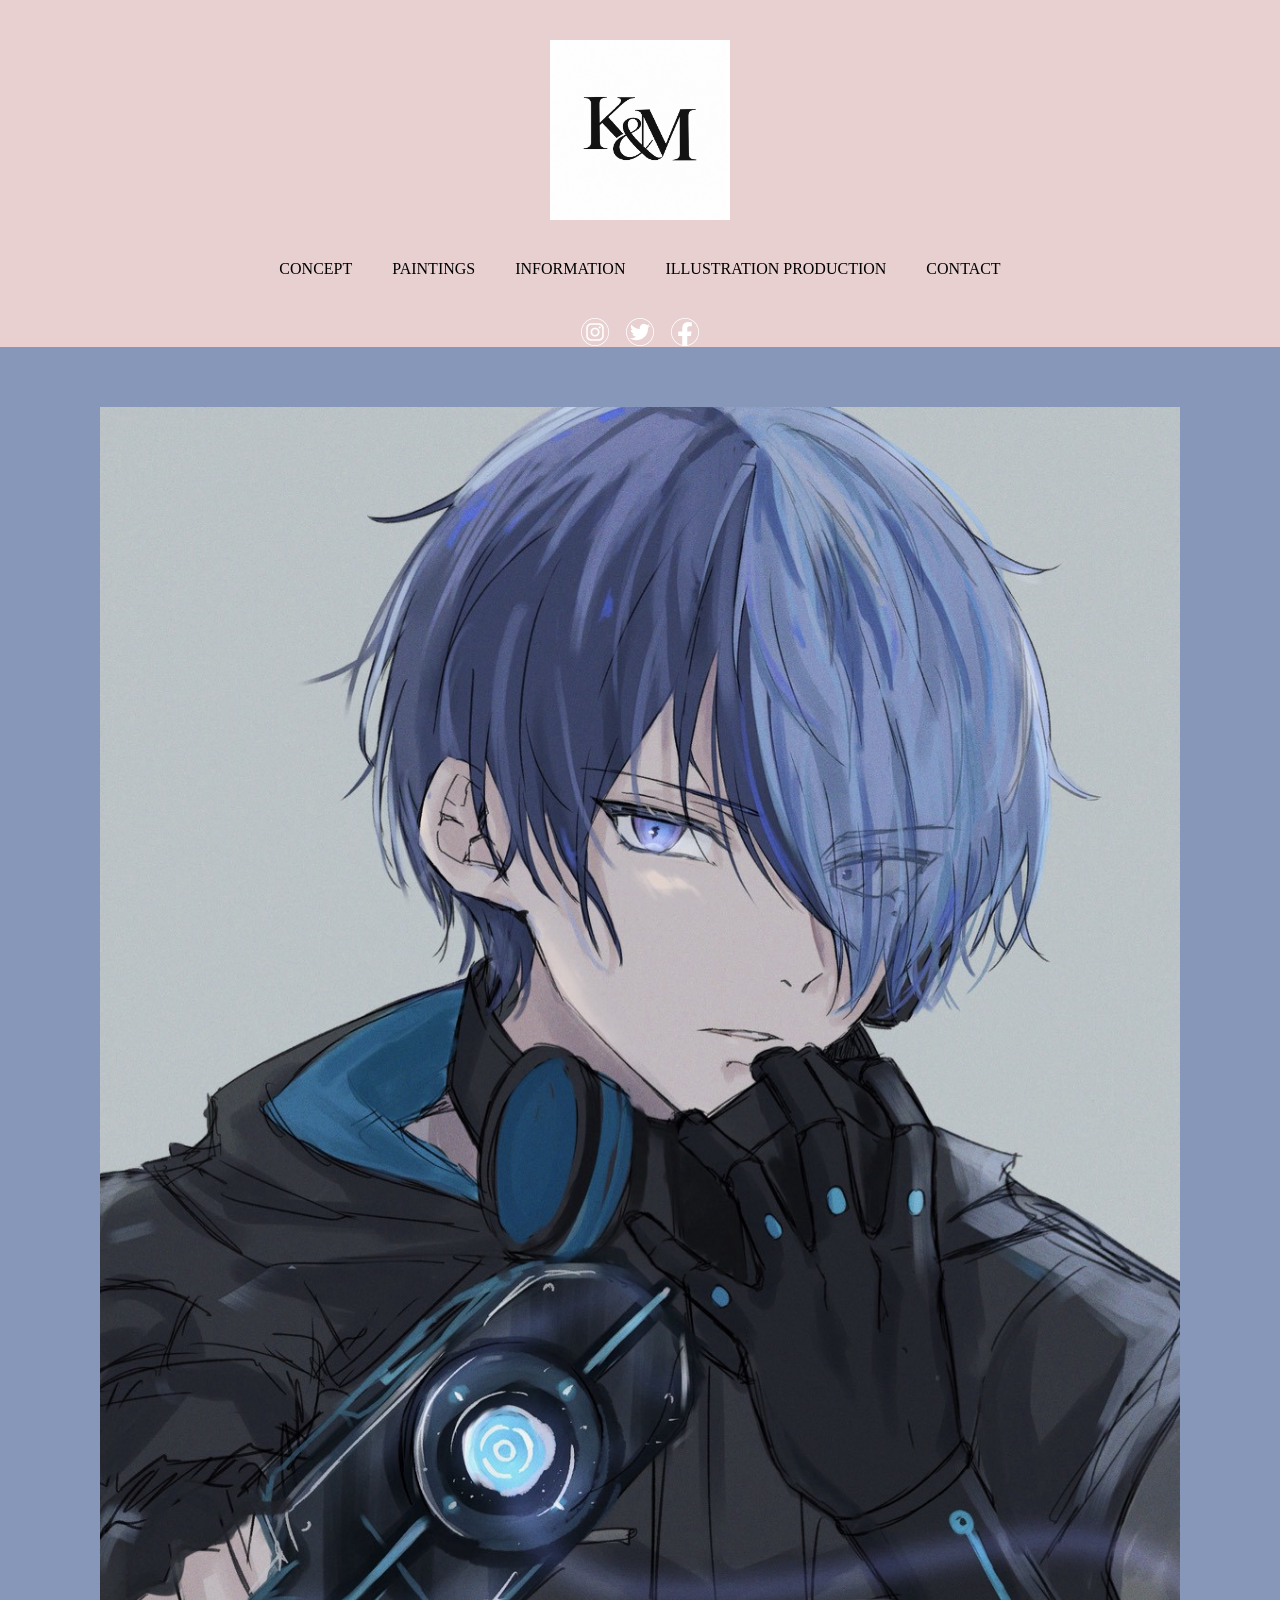
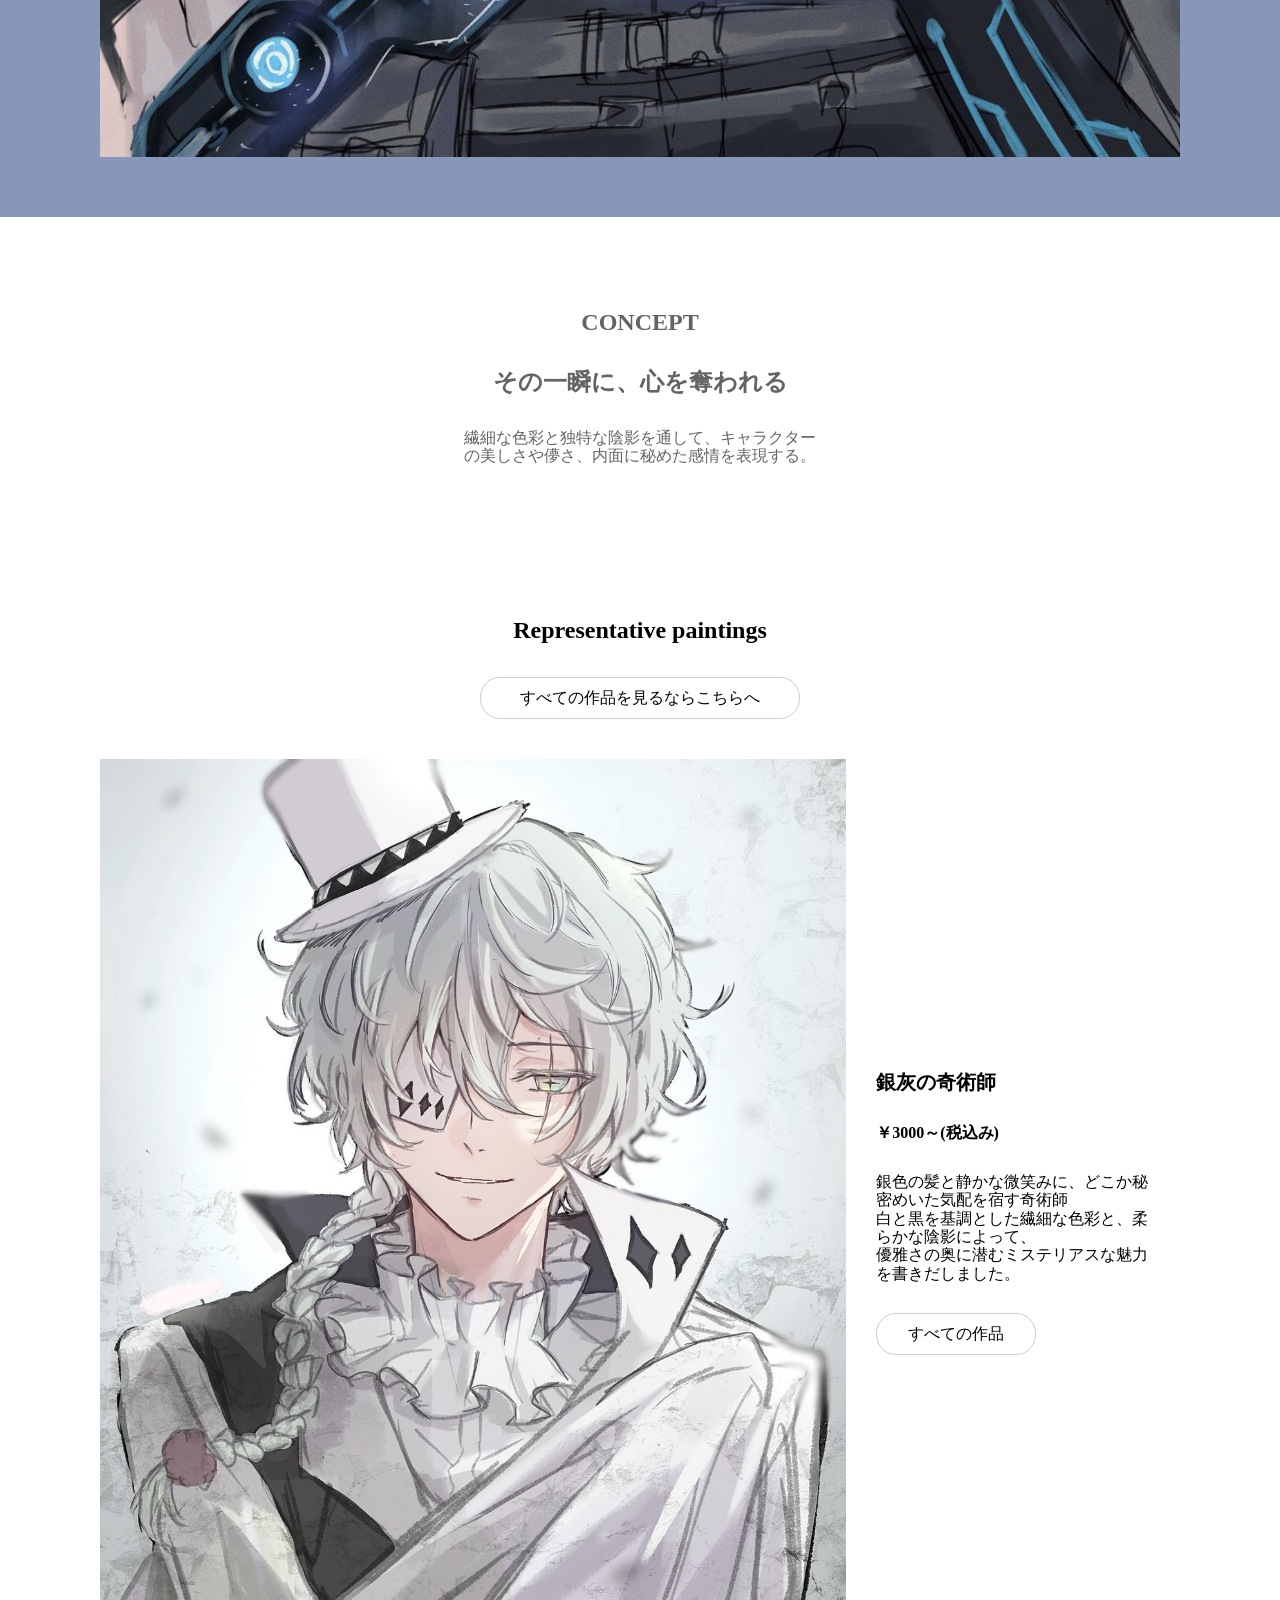
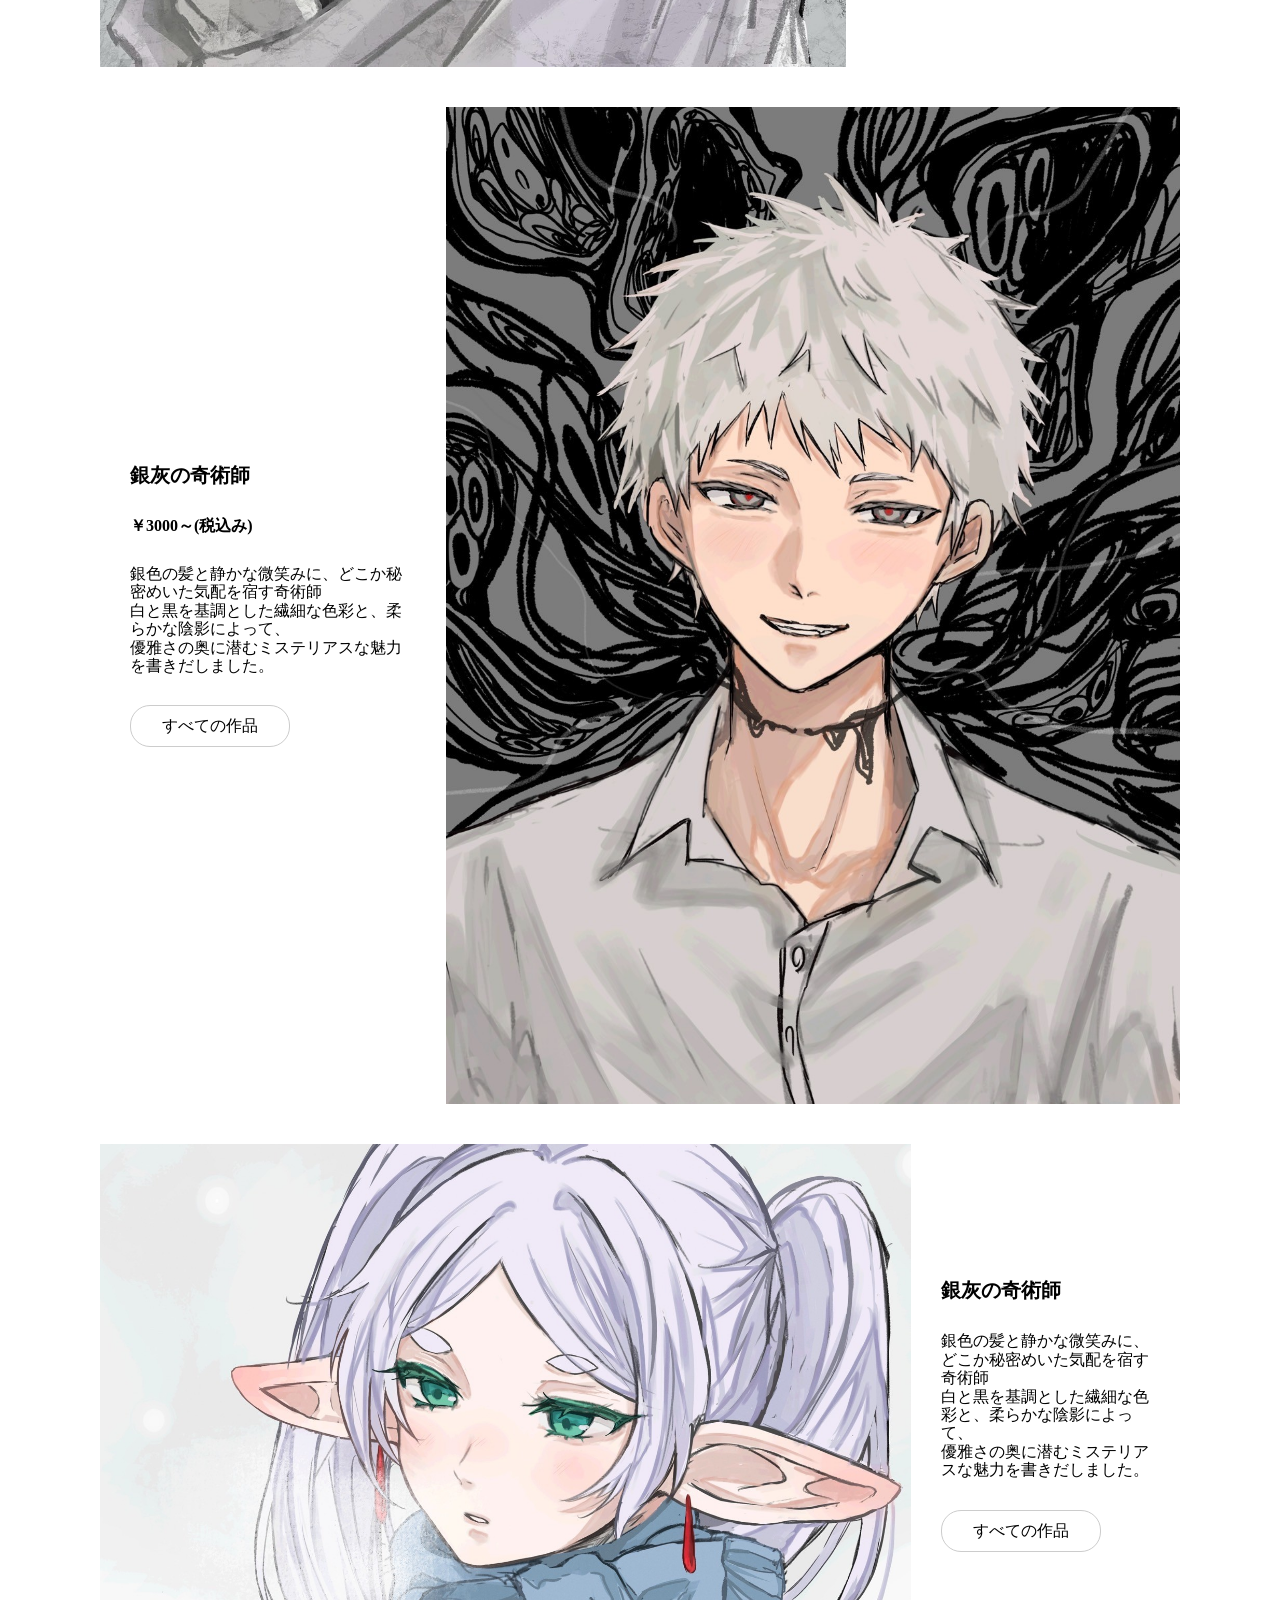
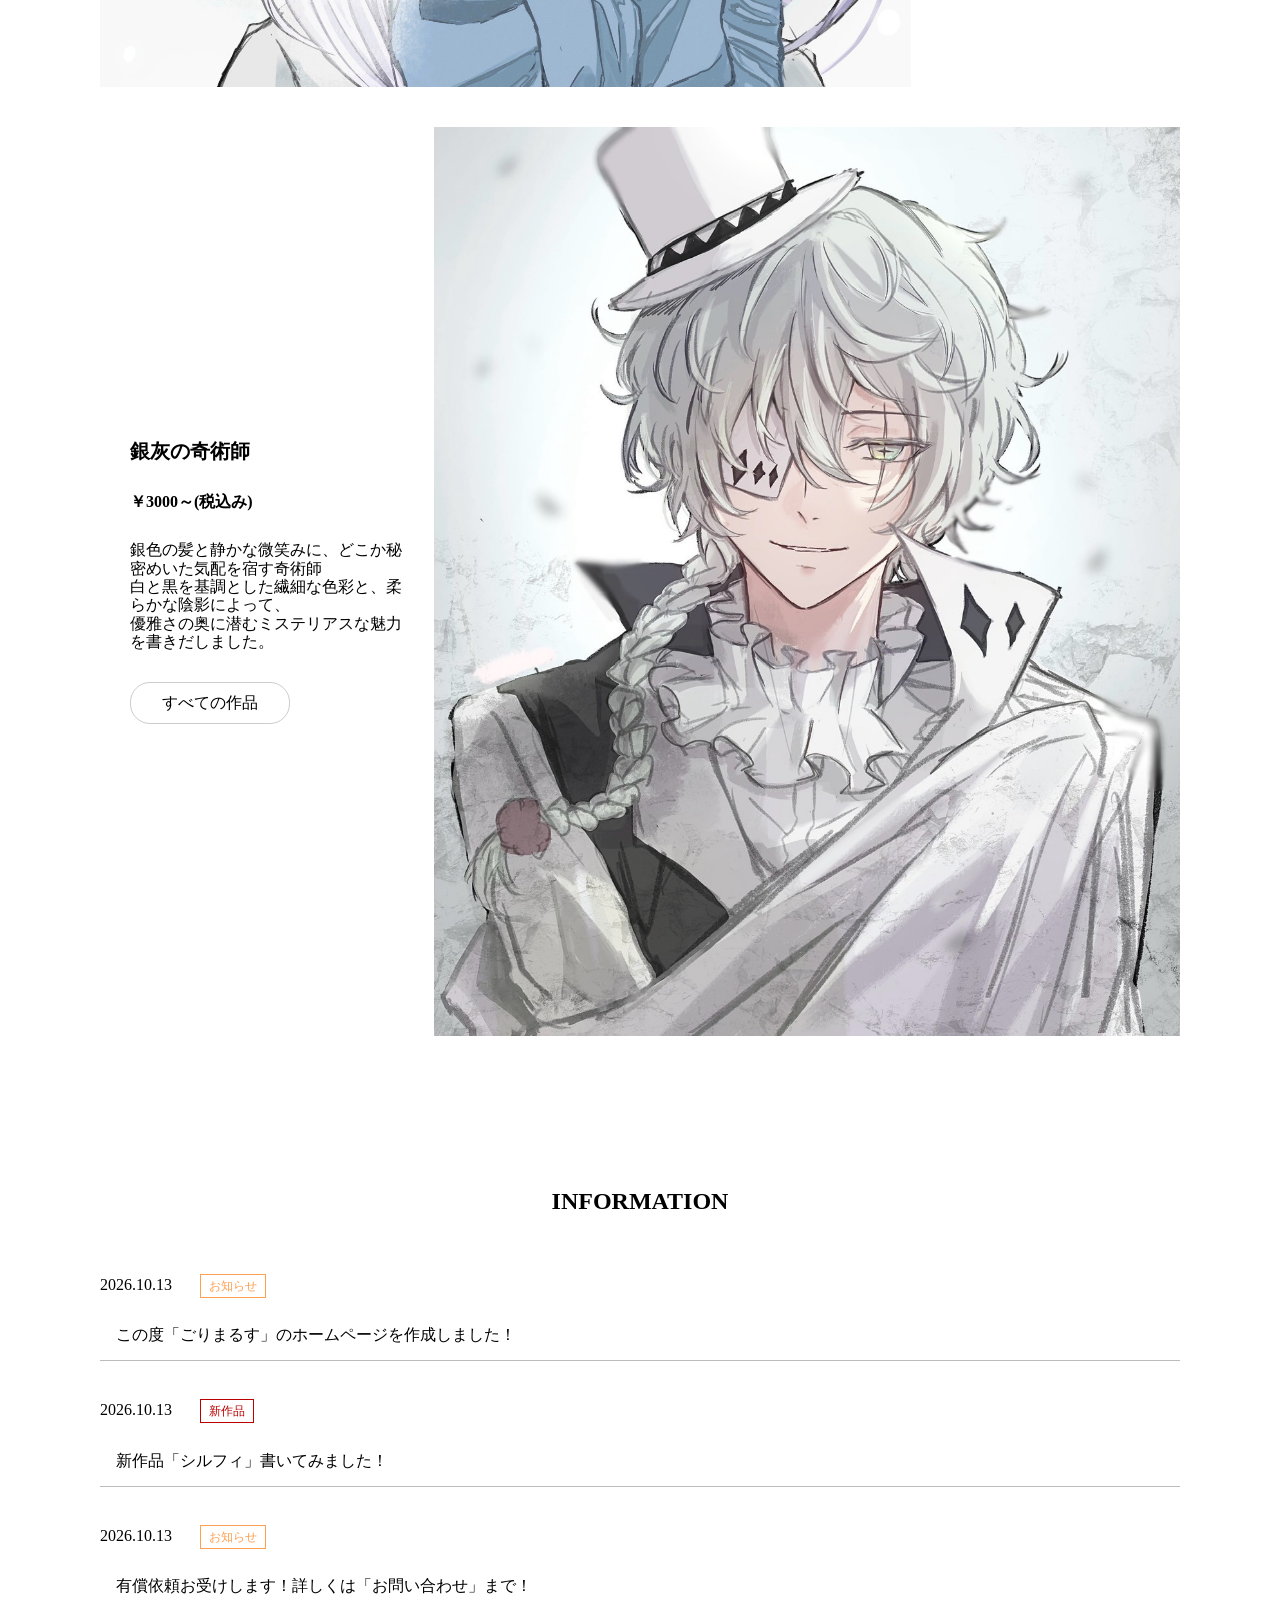
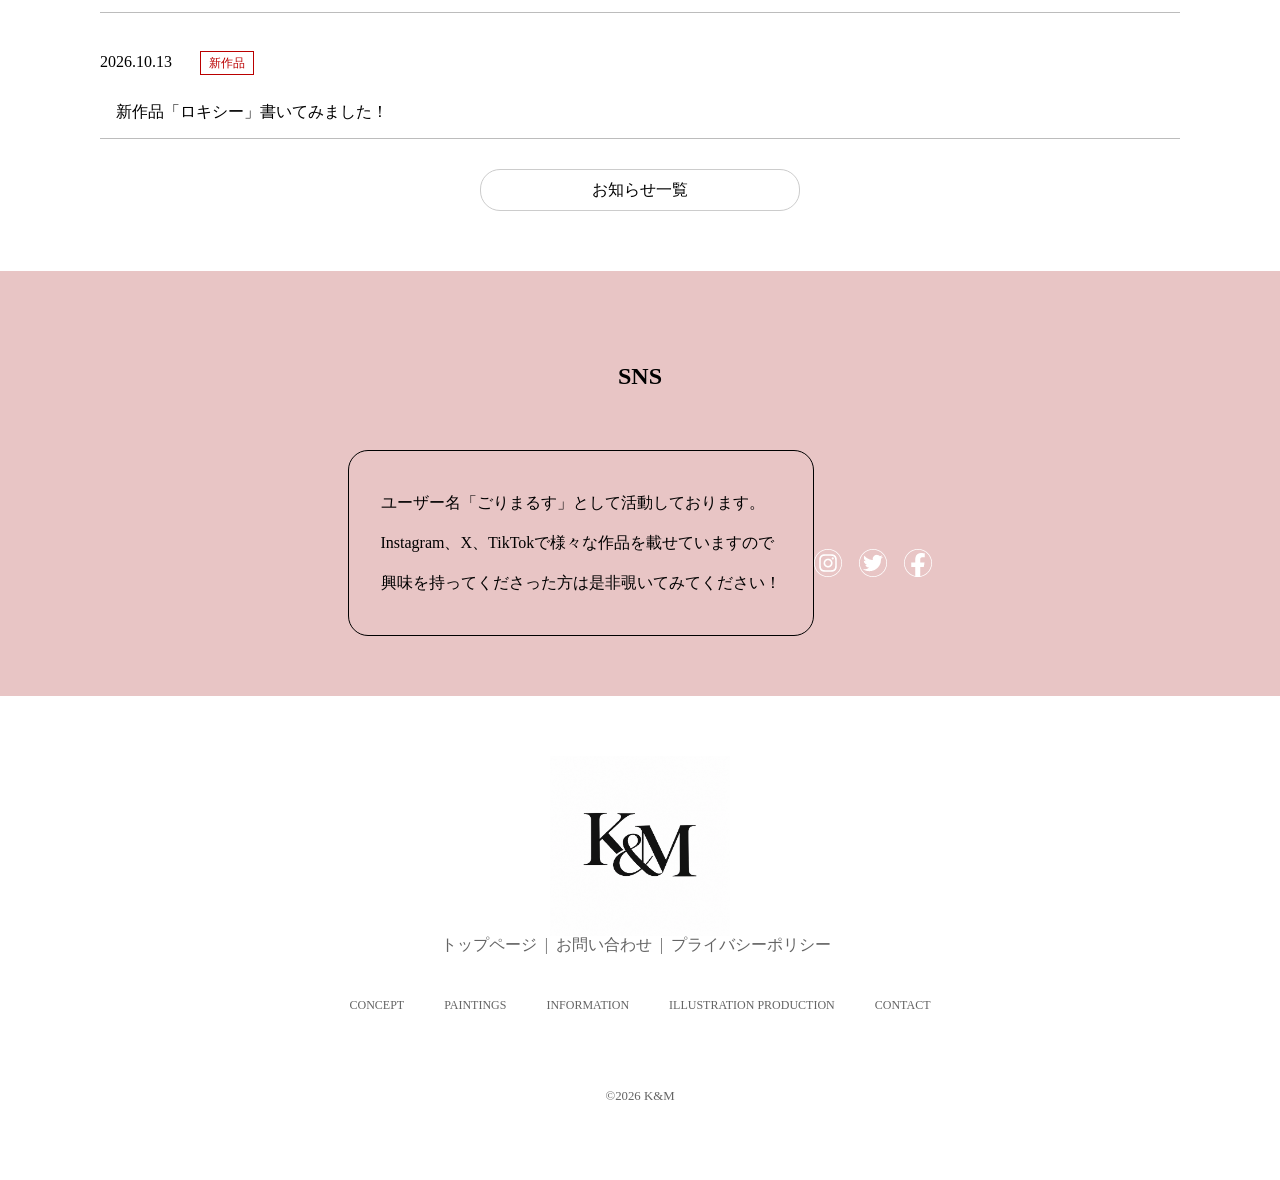
<file: index.html>
<!DOCTYPE html>
<html lang="ja">
<head>
    <meta charset="UTF-8">
    <title>K&M | HOME</title>
    <meta name="description" content="ブランドページを通してWebページの基本構造、レイアウトの組み方を身につけましょう">
    <link rel="stylesheet" href="css/reset.css">
    <link rel="stylesheet" href="css/style.css">

</head>

<body>
<header class="header">
    <h1 class="header-logo">
        <img src="img/logo.png" alt="K&Mのロゴ">
    </h1>
    <nav class="header-nav">
        <ul class="nav-list">
            <li class="nav-item">
                <a href="index.html#concept" class="header-nav-link">CONCEPT</a>
            </li>
            <li class="nav-item">
                <a href="paintings.html" class="header-nav-link">PAINTINGS</a>
            </li>
            <li class="nav-item">
                <a href="info.html" class="header-nav-link">INFORMATION</a>
            </li>
            <li class="nav-item">
                <a href="production.html" class="header-nav-link">ILLUSTRATION PRODUCTION</a>
            </li>
            <li class="nav-item">
                <a href="contact.html" class="header-nav-link">CONTACT</a>
            </li>
        </ul>

    </nav>

    <div class="icon">
        <ul class="icon-list">
            <li class="icon-item">
                <a href="https://www.instagram.com/_tomatama.08?mdxt=cXhld29yd214OHlz" class="icon-link">
                    <img src="img/instagram_icon.png" alt="インスタのロゴ">
                </a>
            </li>
            <li class="icon-item">
                <a href="https://x.com/gorimarusu?s=11" class="icon-link">
                    <img src="img/twitter_icon.png" alt="Xのロゴ">
                </a>
            </li>
            <li class="icon-item">
                <a href="https://www.instagram.com/_tomatama.08?mdxt=cXhld29yd214OHlz" class="icon-link">
                    <img src="img/facebook_icon.png" alt="インスタのロゴ">
                </a>
            </li>
        </ul>
    </div>
</header>
<div class="kv">
    <div class="kv-img section-inner">
        <img src="img/item05.jpg" alt="キービジュアル">
    </div>
</div>

<main class="main">
    <section class="concept section-wrap">
        <div class="section-inner">
            <h2 class="section-ttl">CONCEPT</h2>
            <p class="concept-copy">その一瞬に、心を奪われる</p>
            <p class="concept-txt">
                繊細な色彩と独特な陰影を通して、キャラクター<br>
                の美しさや儚さ、内面に秘めた感情を表現する。
            </p>
        </div>
    </section>

    <section class="paintings section-wrap">
        <section class="section-inner">
            <h2 class="section-ttl">Representative paintings</h2>
            <a href="paintings.html" class="section-btn">すべての作品を見るならこちらへ</a>
            <div class="items-wrap">
                <div class="items-item">
                    <div class="items-img">
                        <img src="img/item01.jpg" alt="画像１">
                    </div>
                    <div class="items-content">
                        <h3 class="items-ttl">銀灰の奇術師</h3>
                        <p class="items-price">￥3000～(税込み)</p>
                        <p class="items-txt">
                            銀色の髪と静かな微笑みに、どこか秘密めいた気配を宿す奇術師<br>
                            白と黒を基調とした繊細な色彩と、柔らかな陰影によって、<br>
                            優雅さの奥に潜むミステリアスな魅力を書きだしました。

                        </p>
                        <a href="paintings.html" class="items-btn">すべての作品</a>
                    </div>
                </div>
                <div class="items-item">
                    <div class="items-img">
                        <img src="img/item02.jpg" alt="画像2">
                    </div>
                    <div class="items-content">
                        <h3 class="items-ttl">銀灰の奇術師</h3>
                        <p class="items-price">￥3000～(税込み)</p>
                        <p class="items-txt">
                            銀色の髪と静かな微笑みに、どこか秘密めいた気配を宿す奇術師<br>
                            白と黒を基調とした繊細な色彩と、柔らかな陰影によって、<br>
                            優雅さの奥に潜むミステリアスな魅力を書きだしました。

                        </p>
                        <a href="paintings.html" class="items-btn">すべての作品</a>
                    </div>
                </div>
                <div class="items-item">
                    <div class="items-img">
                        <img src="img/item03.jpg" alt="画像3">
                    </div>
                    <div class="items-content">
                        <h3 class="items-ttl">銀灰の奇術師</h3>
                        <p class="items-txt">
                            銀色の髪と静かな微笑みに、どこか秘密めいた気配を宿す奇術師<br>
                            白と黒を基調とした繊細な色彩と、柔らかな陰影によって、<br>
                            優雅さの奥に潜むミステリアスな魅力を書きだしました。

                        </p>
                        <a href="paintings.html" class="items-btn">すべての作品</a>
                    </div>
                </div>
                <div class="items-item">
                    <div class="items-img">
                        <img src="img/item01.jpg" alt="画像１">
                    </div>
                    <div class="items-content">
                        <h3 class="items-ttl">銀灰の奇術師</h3>
                        <p class="items-price">￥3000～(税込み)</p>
                        <p class="items-txt">
                            銀色の髪と静かな微笑みに、どこか秘密めいた気配を宿す奇術師<br>
                            白と黒を基調とした繊細な色彩と、柔らかな陰影によって、<br>
                            優雅さの奥に潜むミステリアスな魅力を書きだしました。

                        </p>
                        <a href="paintings.html" class="items-btn">すべての作品</a>
                    </div>
                </div>
            </div>

        </section>
    </section>

    <section class="job">
        
    </section>

    <section class="info section-wrap">
            <div class="section-inner">
                <h2 class="section-ttl __info">INFORMATION</h2>
                <ul class="info-list">
                    <li class="info-item">
                        <span class="info-data">2026.10.13</span>
                        <span class="info-tag __orange">お知らせ</span>

                        <p class="info-txt">
                            <a href="info-single.html" class="info-link">
                                この度「ごりまるす」のホームページを作成しました！
                            </a>
                        </p>

                    </li>
                    <li class="info-item">
                        <span class="info-data">2026.10.13</span>
                        <span class="info-tag __red">新作品</span>

                        <p class="info-txt">
                            <a href="img/item02.jpg" class="info-link">
                                新作品「シルフィ」書いてみました！
                            </a>
                        </p>

                    </li>
                    <li class="info-item">
                        <span class="info-data">2026.10.13</span>
                        <span class="info-tag __orange">お知らせ</span>

                        <p class="info-txt">
                            <a href="contact.html" class="info-link">
                                有償依頼お受けします！詳しくは「お問い合わせ」まで！
                            </a>
                        </p>

                    </li>
                    <li class="info-item">
                        <span class="info-data">2026.10.13</span>
                        <span class="info-tag __red">新作品</span>

                        <p class="info-txt">
                            <a href="img/item17.jpg" class="info-link">
                                新作品「ロキシー」書いてみました！
                            </a>
                        </p>

                    </li>
                </ul>
            </div>
        </div>
             <a href="info.html" class="info-btn">お知らせ一覧</a>
    </section>

    <section class="SNS section-wrap">
        <div class="section-inner">
            <h2 class="section-ttl">SNS</h2>
            <div class="SNS-wrap">
                <div class="SNS-txt">
                    <p class="SNS-mg">
                        ユーザー名「ごりまるす」として活動しております。<br>
                        Instagram、X、TikTokで様々な作品を載せていますので<br>
                        興味を持ってくださった方は是非覗いてみてください！
                    </p>
                </div>
                <div class="icon">
        <ul class="icon-list">
            <li class="icon-item">
                <a href="https://www.instagram.com/_tomatama.08?mdxt=cXhld29yd214OHlz" class="icon-link">
                    <img src="img/instagram_icon.png" alt="インスタのロゴ">
                </a>
            </li>
            <li class="icon-item">
                <a href="https://x.com/gorimarusu?s=11" class="icon-link">
                    <img src="img/twitter_icon.png" alt="Xのロゴ">
                </a>
            </li>
            <li class="icon-item">
                <a href="https://www.instagram.com/_tomatama.08?mdxt=cXhld29yd214OHlz" class="icon-link">
                    <img src="img/facebook_icon.png" alt="インスタのロゴ">
                </a>
            </li>
        </ul>
    </div>
            </div>
        </div>
    </section>
</main>

<footer class="footer">
    <div class="footer-logo">
        <img src="img/logo.png" alt="K&Mの画像">
    </div>
        <div class="footer-nav">
        <a href="index.html" class="footer-nav-item">トップページ</a> |
        <a href="contact.html" class="footer-nav-item">お問い合わせ</a> |
        <a href="privacy.html" class="footer-nav-item">プライバシーポリシー</a>
    </div>
    <ul class="footer-list nav-list">

            <li class="nav-item">
                <a href="index.html#concept" class="footer-nav-link">CONCEPT</a>
            </li>
            <li class="nav-item">
                <a href="paintings.html" class="footer-nav-link">PAINTINGS</a>
            </li>
            <li class="nav-item">
                <a href="info.html" class="footer-nav-link">INFORMATION</a>
            </li>
            <li class="nav-item">
                <a href="production.html" class="footer-nav-link">ILLUSTRATION PRODUCTION</a>
            </li>
            <li class="nav-item">
                <a href="contact.html" class="footer-nav-link">CONTACT</a>
            </li>
    </ul>

    <small class="footer-cr">&copy;2026 K&M</small>
</footer>
</body>
</html>
</file>
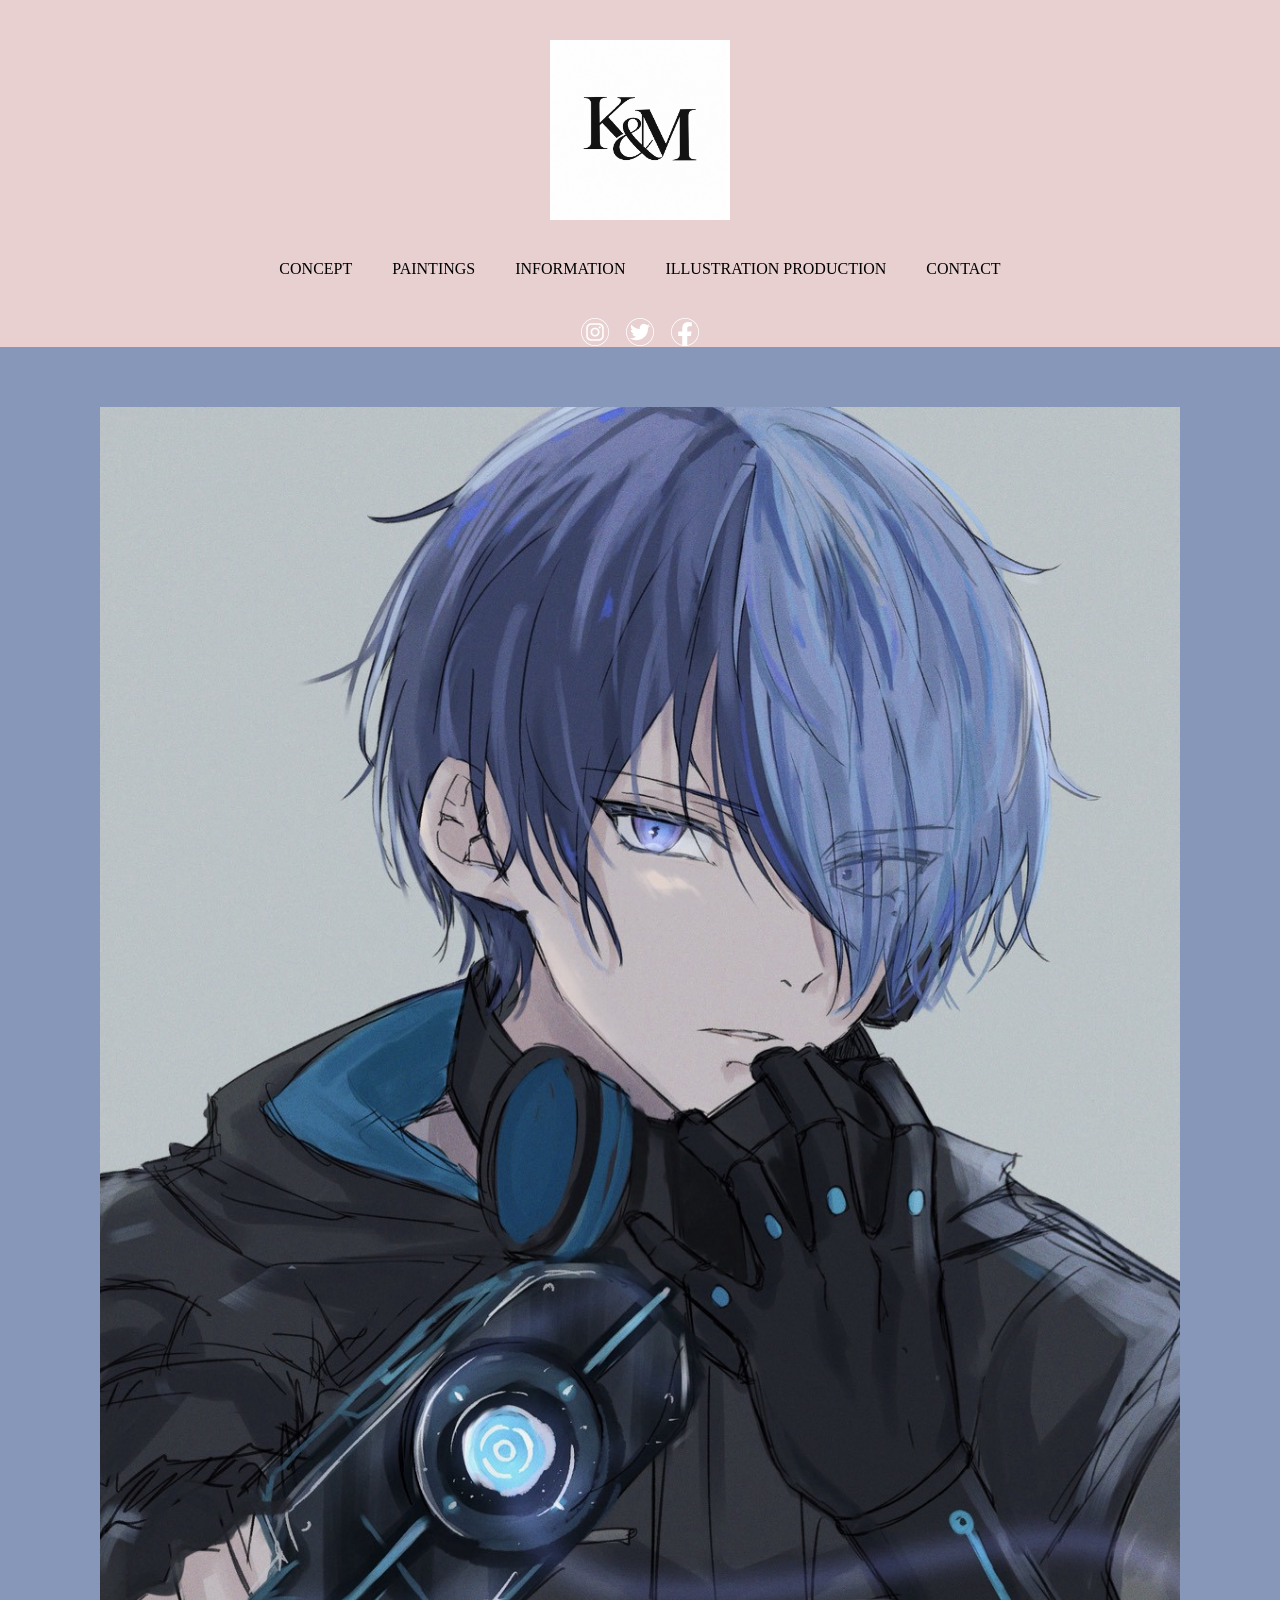
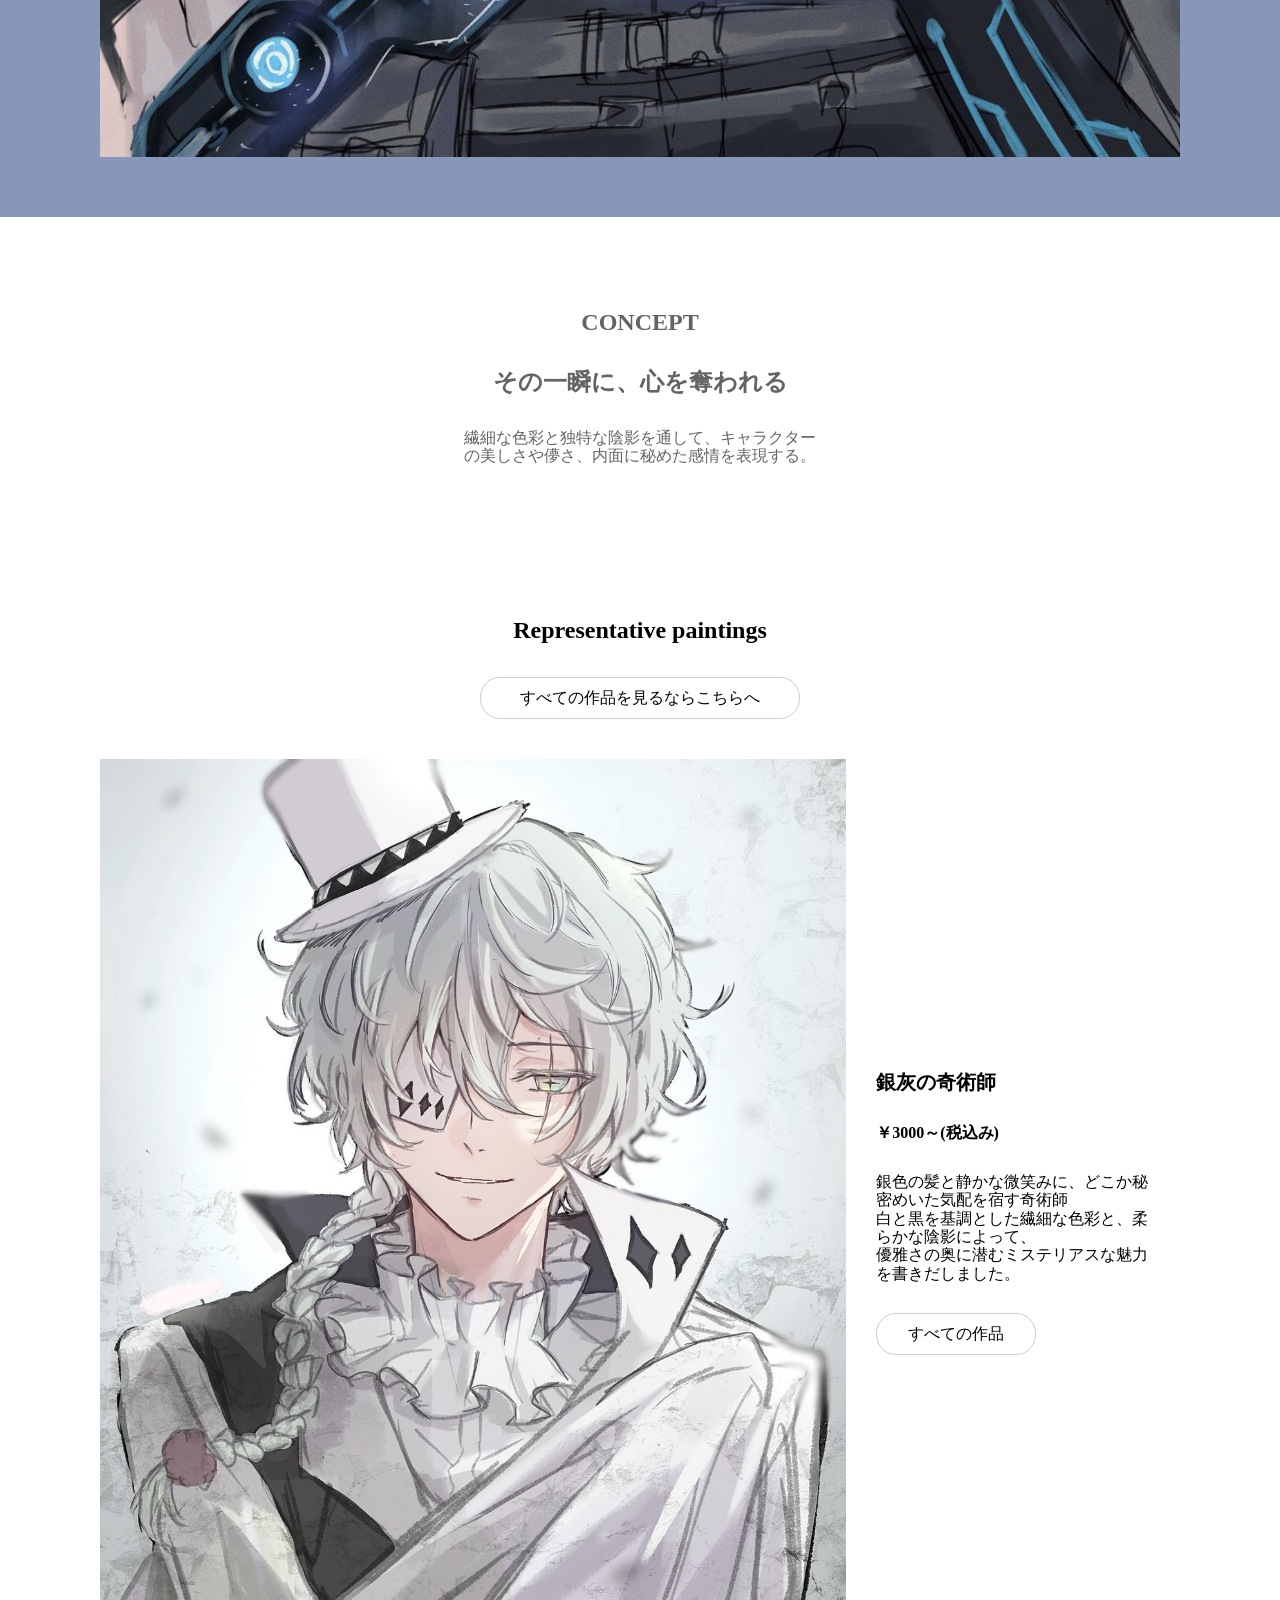
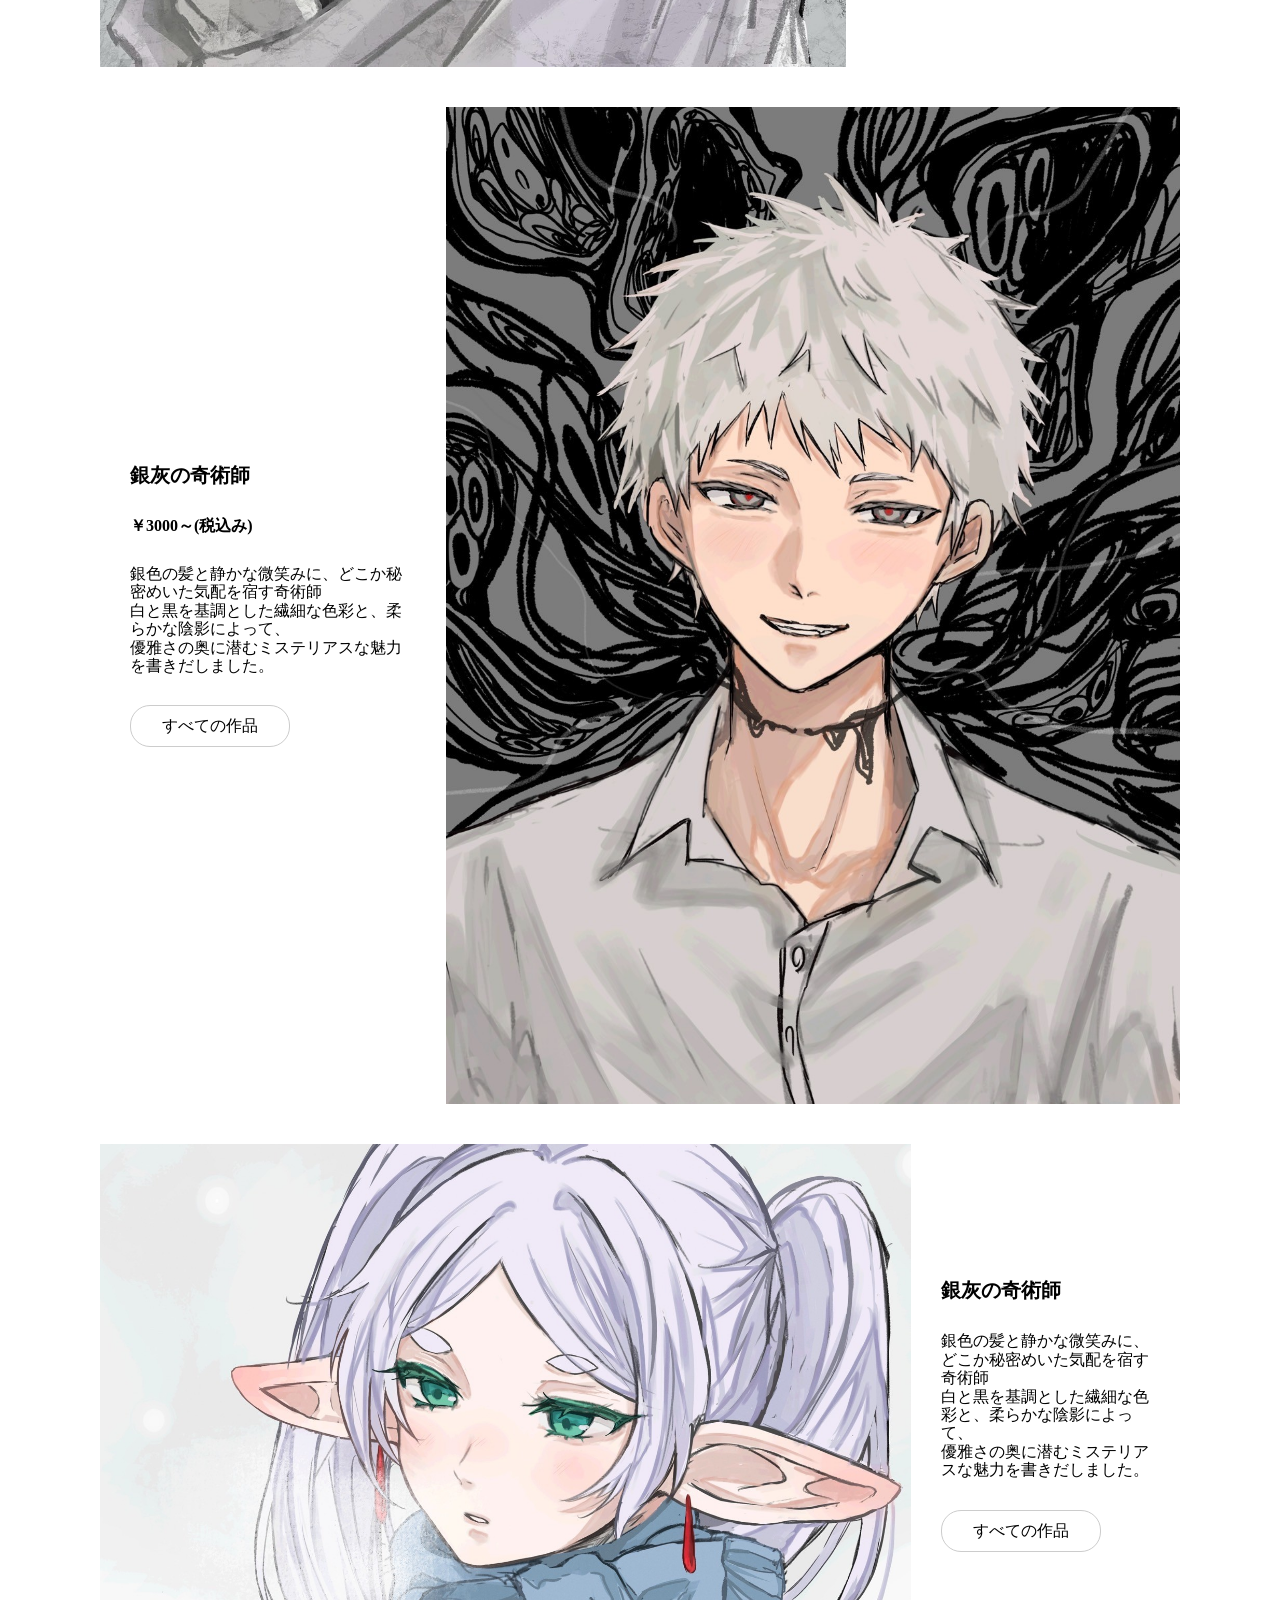
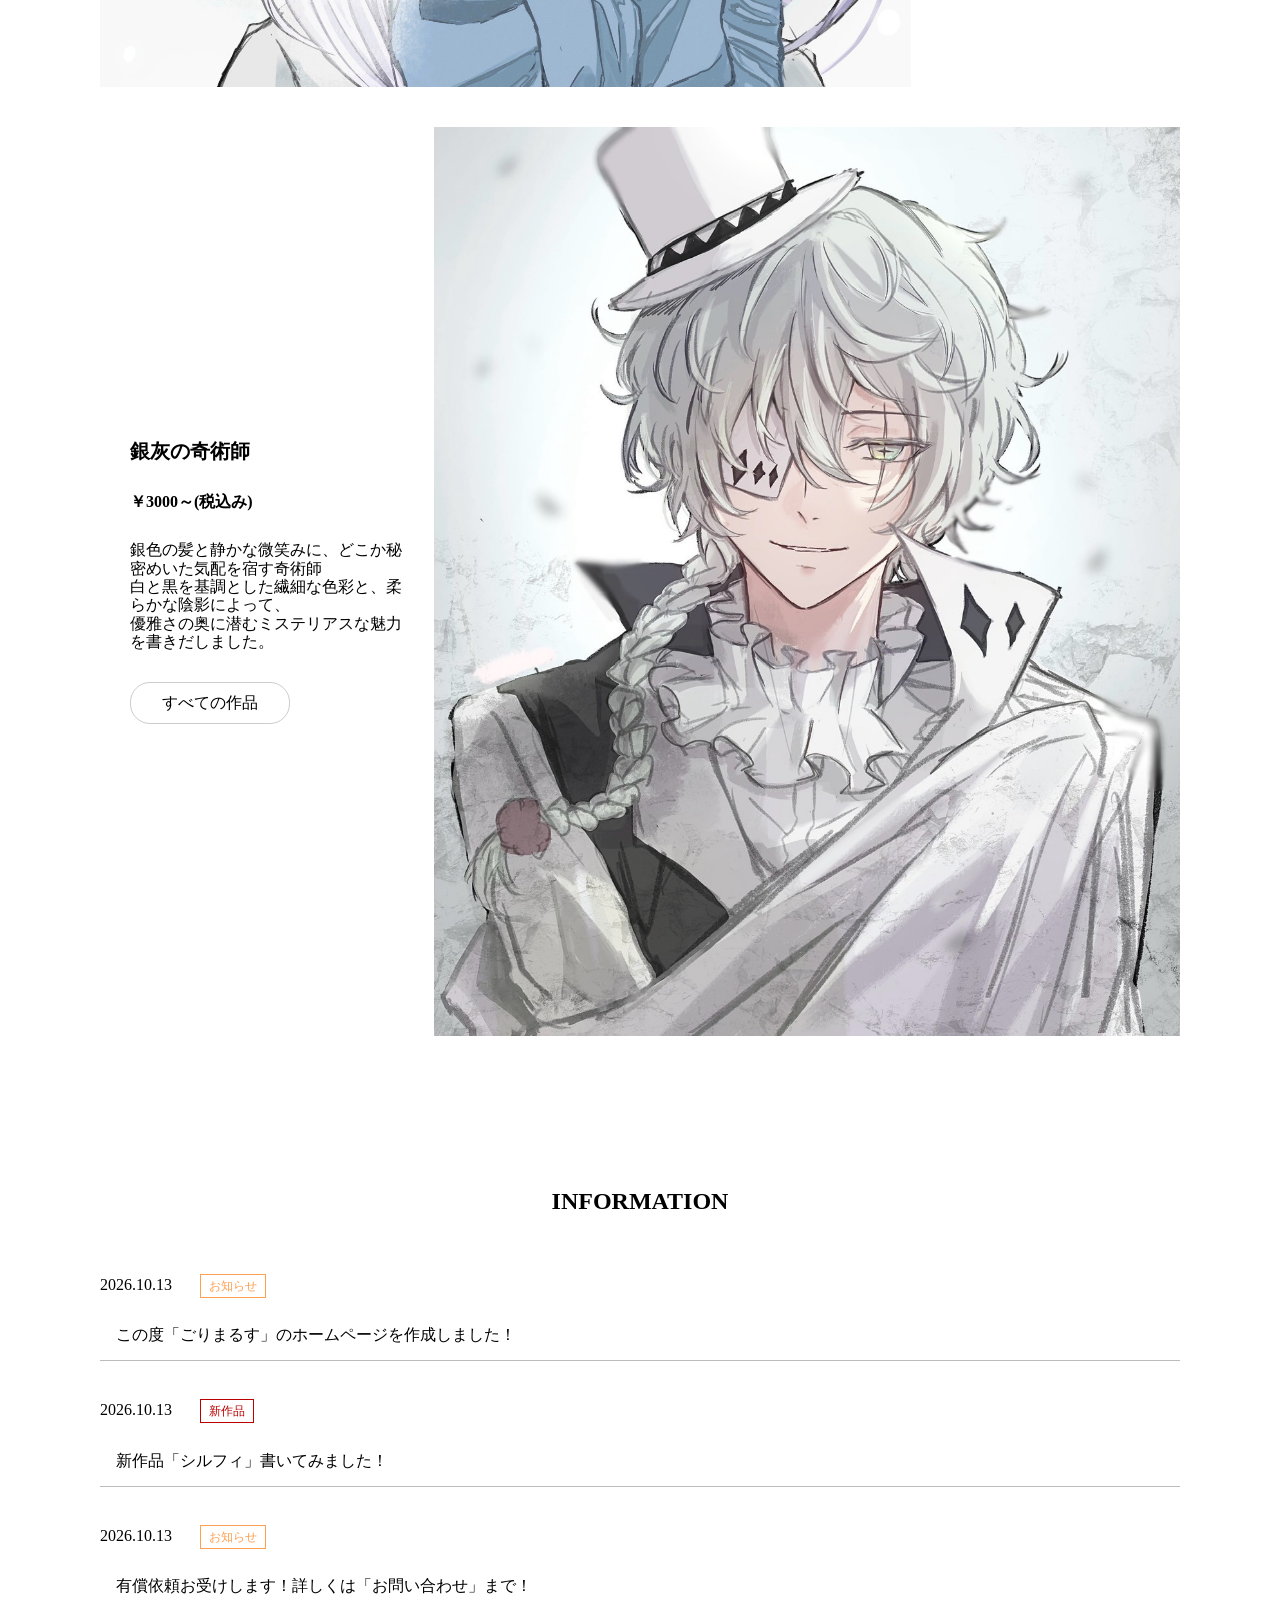
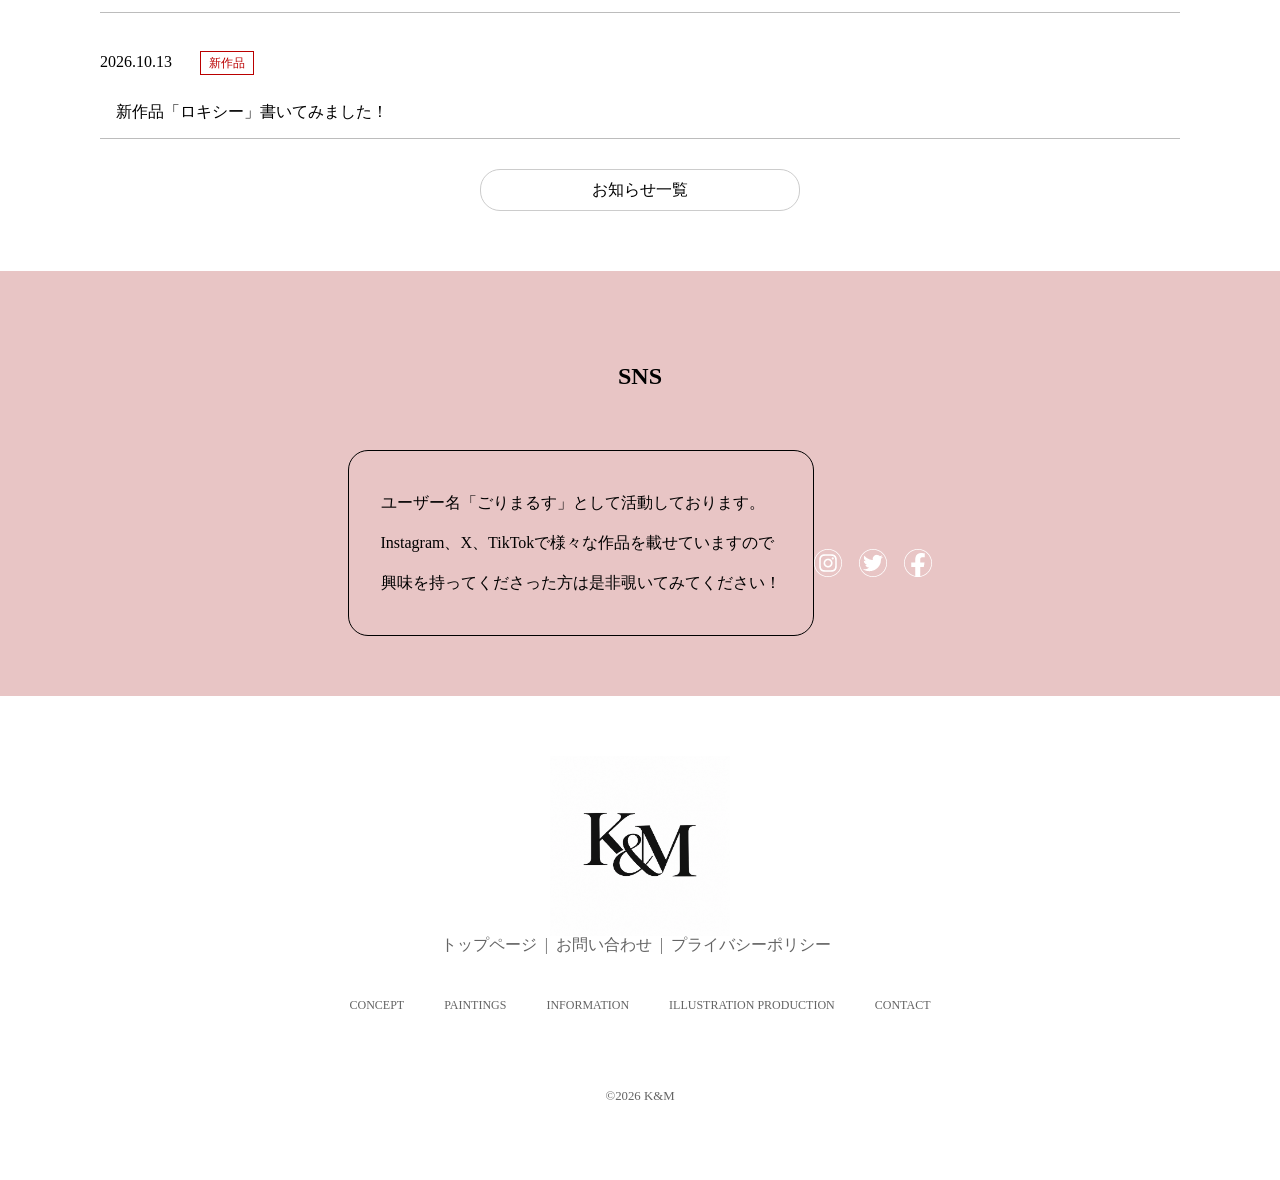
<file: src/index.html>
<!DOCTYPE html>
<html lang="ja">
<head>
    <meta charset="UTF-8">
    <title>K&M | HOME</title>
    <meta name="description" content="イラストレーター「ごりまるす」の作品を是非ご覧ください！また、イラスト制作に役立つ記事もたくさん載せていますので是非参考にしてください！">
    <link rel="stylesheet" href="css/reset.css">
    <link rel="stylesheet" href="css/style.css">

</head>

<body>
<header class="header">
    <h1 class="header-logo">
        <img src="img/logo.png" alt="K&Mのロゴ">
    </h1>
    <nav class="header-nav">
        <ul class="nav-list">
            <li class="nav-item">
                <a href="index.html#concept" class="header-nav-link">CONCEPT</a>
            </li>
            <li class="nav-item">
                <a href="paintings.html" class="header-nav-link">PAINTINGS</a>
            </li>
            <li class="nav-item">
                <a href="info.html" class="header-nav-link">INFORMATION</a>
            </li>
            <li class="nav-item">
                <a href="production.html" class="header-nav-link">ILLUSTRATION PRODUCTION</a>
            </li>
            <li class="nav-item">
                <a href="contact.html" class="header-nav-link">CONTACT</a>
            </li>
        </ul>

    </nav>

    <div class="icon">
        <ul class="icon-list">
            <li class="icon-item">
                <a href="https://www.instagram.com/_tomatama.08?mdxt=cXhld29yd214OHlz" class="icon-link">
                    <img src="img/instagram_icon.png" alt="インスタのロゴ">
                </a>
            </li>
            <li class="icon-item">
                <a href="https://x.com/gorimarusu?s=11" class="icon-link">
                    <img src="img/twitter_icon.png" alt="Xのロゴ">
                </a>
            </li>
            <li class="icon-item">
                <a href="https://www.instagram.com/_tomatama.08?mdxt=cXhld29yd214OHlz" class="icon-link">
                    <img src="img/facebook_icon.png" alt="インスタのロゴ">
                </a>
            </li>
        </ul>
    </div>
</header>
<div class="kv">
    <div class="kv-img section-inner">
        <img src="img/item05.jpg" alt="キービジュアル">
    </div>
</div>

<main class="main">
    <section class="concept section-wrap">
        <div class="section-inner">
            <h2 class="section-ttl">CONCEPT</h2>
            <p class="concept-copy">その一瞬に、心を奪われる</p>
            <p class="concept-txt">
                繊細な色彩と独特な陰影を通して、キャラクター<br>
                の美しさや儚さ、内面に秘めた感情を表現する。
            </p>
        </div>
    </section>

    <section class="paintings section-wrap">
        <section class="section-inner">
            <h2 class="section-ttl">Representative paintings</h2>
            <a href="paintings.html" class="section-btn">すべての作品を見るならこちらへ</a>
            <div class="items-wrap">
                <div class="items-item">
                    <div class="items-img">
                        <img src="img/item01.jpg" alt="画像１">
                    </div>
                    <div class="items-content">
                        <h3 class="items-ttl">銀灰の奇術師</h3>
                        <p class="items-price">￥3000～(税込み)</p>
                        <p class="items-txt">
                            銀色の髪と静かな微笑みに、どこか秘密めいた気配を宿す奇術師<br>
                            白と黒を基調とした繊細な色彩と、柔らかな陰影によって、<br>
                            優雅さの奥に潜むミステリアスな魅力を書きだしました。

                        </p>
                        <a href="paintings.html" class="items-btn">すべての作品</a>
                    </div>
                </div>
                <div class="items-item">
                    <div class="items-img">
                        <img src="img/item02.jpg" alt="画像2">
                    </div>
                    <div class="items-content">
                        <h3 class="items-ttl">銀灰の奇術師</h3>
                        <p class="items-price">￥3000～(税込み)</p>
                        <p class="items-txt">
                            銀色の髪と静かな微笑みに、どこか秘密めいた気配を宿す奇術師<br>
                            白と黒を基調とした繊細な色彩と、柔らかな陰影によって、<br>
                            優雅さの奥に潜むミステリアスな魅力を書きだしました。

                        </p>
                        <a href="paintings.html" class="items-btn">すべての作品</a>
                    </div>
                </div>
                <div class="items-item">
                    <div class="items-img">
                        <img src="img/item03.jpg" alt="画像3">
                    </div>
                    <div class="items-content">
                        <h3 class="items-ttl">銀灰の奇術師</h3>
                        <p class="items-txt">
                            銀色の髪と静かな微笑みに、どこか秘密めいた気配を宿す奇術師<br>
                            白と黒を基調とした繊細な色彩と、柔らかな陰影によって、<br>
                            優雅さの奥に潜むミステリアスな魅力を書きだしました。

                        </p>
                        <a href="paintings.html" class="items-btn">すべての作品</a>
                    </div>
                </div>
                <div class="items-item">
                    <div class="items-img">
                        <img src="img/item01.jpg" alt="画像１">
                    </div>
                    <div class="items-content">
                        <h3 class="items-ttl">銀灰の奇術師</h3>
                        <p class="items-price">￥3000～(税込み)</p>
                        <p class="items-txt">
                            銀色の髪と静かな微笑みに、どこか秘密めいた気配を宿す奇術師<br>
                            白と黒を基調とした繊細な色彩と、柔らかな陰影によって、<br>
                            優雅さの奥に潜むミステリアスな魅力を書きだしました。

                        </p>
                        <a href="paintings.html" class="items-btn">すべての作品</a>
                    </div>
                </div>
            </div>

        </section>
    </section>

    <section class="job">
        
    </section>

    <section class="info section-wrap">
            <div class="section-inner">
                <h2 class="section-ttl __info">INFORMATION</h2>
                <ul class="info-list">
                    <li class="info-item">
                        <span class="info-data">2026.10.13</span>
                        <span class="info-tag __orange">お知らせ</span>

                        <p class="info-txt">
                            <a href="info-single.html" class="info-link">
                                この度「ごりまるす」のホームページを作成しました！
                            </a>
                        </p>

                    </li>
                    <li class="info-item">
                        <span class="info-data">2026.10.13</span>
                        <span class="info-tag __red">新作品</span>

                        <p class="info-txt">
                            <a href="img/item02.jpg" class="info-link">
                                新作品「シルフィ」書いてみました！
                            </a>
                        </p>

                    </li>
                    <li class="info-item">
                        <span class="info-data">2026.10.13</span>
                        <span class="info-tag __orange">お知らせ</span>

                        <p class="info-txt">
                            <a href="contact.html" class="info-link">
                                有償依頼お受けします！詳しくは「お問い合わせ」まで！
                            </a>
                        </p>

                    </li>
                    <li class="info-item">
                        <span class="info-data">2026.10.13</span>
                        <span class="info-tag __red">新作品</span>

                        <p class="info-txt">
                            <a href="img/item17.jpg" class="info-link">
                                新作品「ロキシー」書いてみました！
                            </a>
                        </p>

                    </li>
                </ul>
            </div>
        </div>
             <a href="info.html" class="info-btn">お知らせ一覧</a>
    </section>

    <section class="SNS section-wrap">
        <div class="section-inner">
            <h2 class="section-ttl">SNS</h2>
            <div class="SNS-wrap">
                <div class="SNS-txt">
                    <p class="SNS-mg">
                        ユーザー名「ごりまるす」として活動しております。<br>
                        Instagram、X、TikTokで様々な作品を載せていますので<br>
                        興味を持ってくださった方は是非覗いてみてください！
                    </p>
                </div>
                <div class="icon">
        <ul class="icon-list">
            <li class="icon-item">
                <a href="https://www.instagram.com/_tomatama.08?mdxt=cXhld29yd214OHlz" class="icon-link">
                    <img src="img/instagram_icon.png" alt="インスタのロゴ">
                </a>
            </li>
            <li class="icon-item">
                <a href="https://x.com/gorimarusu?s=11" class="icon-link">
                    <img src="img/twitter_icon.png" alt="Xのロゴ">
                </a>
            </li>
            <li class="icon-item">
                <a href="https://www.instagram.com/_tomatama.08?mdxt=cXhld29yd214OHlz" class="icon-link">
                    <img src="img/facebook_icon.png" alt="インスタのロゴ">
                </a>
            </li>
        </ul>
    </div>
            </div>
        </div>
    </section>
</main>

<footer class="footer">
    <div class="footer-logo">
        <img src="img/logo.png" alt="K&Mの画像">
    </div>
        <div class="footer-nav">
        <a href="index.html" class="footer-nav-item">トップページ</a> |
        <a href="contact.html" class="footer-nav-item">お問い合わせ</a> |
        <a href="privacy.html" class="footer-nav-item">プライバシーポリシー</a>
    </div>
    <ul class="footer-list nav-list">

            <li class="nav-item">
                <a href="index.html#concept" class="footer-nav-link">CONCEPT</a>
            </li>
            <li class="nav-item">
                <a href="paintings.html" class="footer-nav-link">PAINTINGS</a>
            </li>
            <li class="nav-item">
                <a href="info.html" class="footer-nav-link">INFORMATION</a>
            </li>
            <li class="nav-item">
                <a href="production.html" class="footer-nav-link">ILLUSTRATION PRODUCTION</a>
            </li>
            <li class="nav-item">
                <a href="contact.html" class="footer-nav-link">CONTACT</a>
            </li>
    </ul>

    <small class="footer-cr">&copy;2026 K&M</small>
</footer>
</body>
</html>
</file>
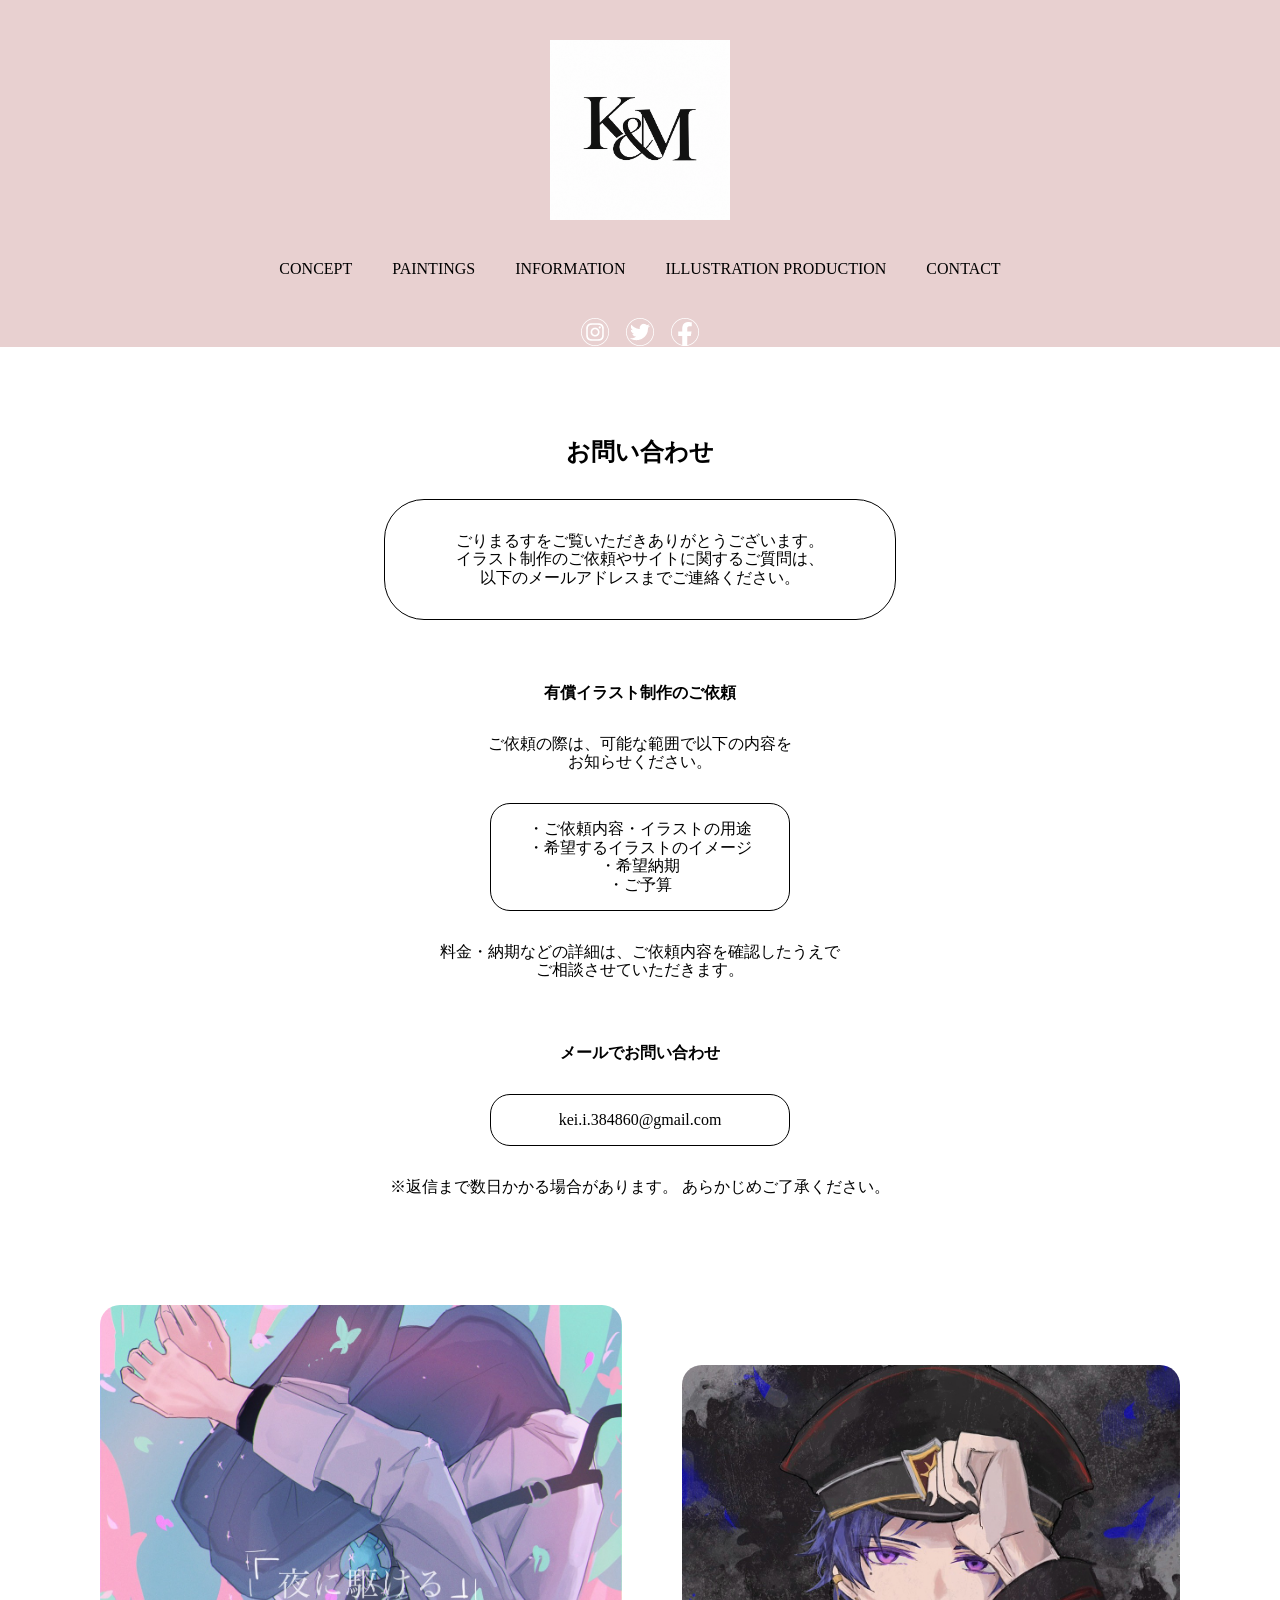
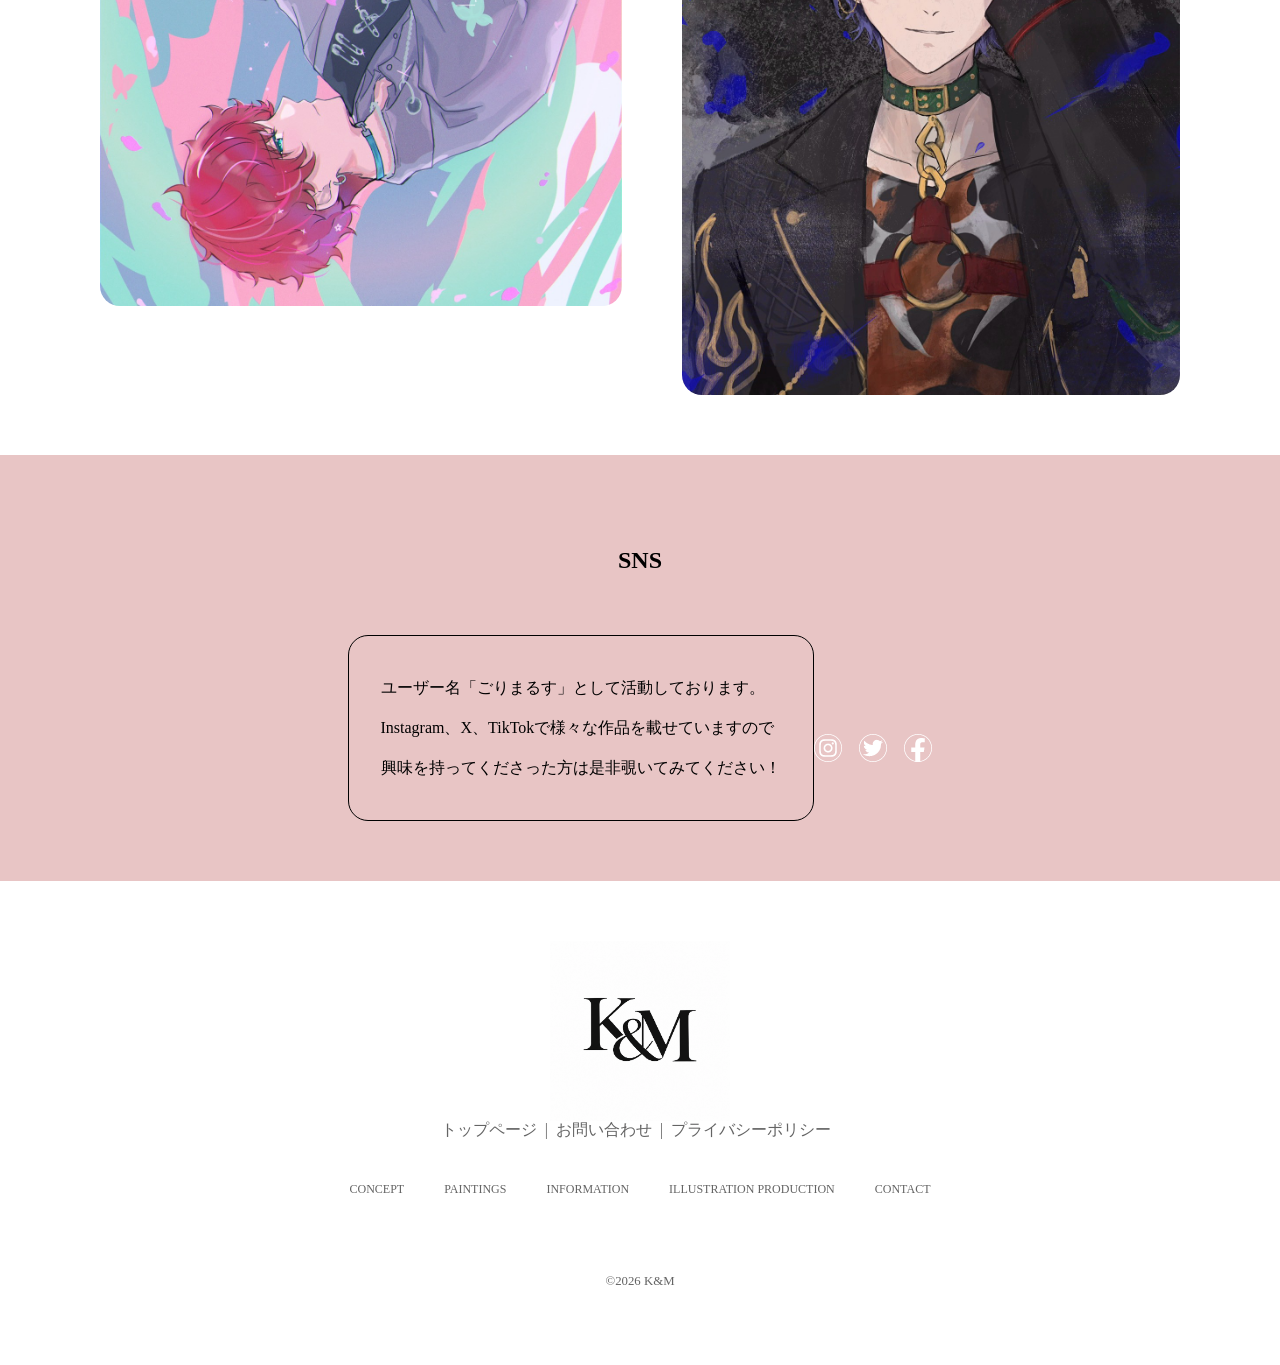
<file: contact.html>
<!DOCTYPE html>
<html lang="ja">
<head>
    <meta charset="UTF-8">
    <title>K&M | contact</title>
    <meta name="description" content="ブランドページを通してWebページの基本構造、レイアウトの組み方を身につけましょう">
    <link rel="stylesheet" href="css/reset.css">
    <link rel="stylesheet" href="css/style.css">

</head>
<body>

    <header class="header">
    <h1 class="header-logo">
        <img src="img/logo.png" alt="K&Mのロゴ">
    </h1>
    <nav class="header-nav">
        <ul class="nav-list">
            <li class="nav-item">
                <a href="index.html#concept" class="header-nav-link">CONCEPT</a>
            </li>
            <li class="nav-item">
                <a href="paintings.html" class="header-nav-link">PAINTINGS</a>
            </li>
            <li class="nav-item">
                <a href="info.html" class="header-nav-link">INFORMATION</a>
            </li>
            <li class="nav-item">
                <a href="production.html" class="header-nav-link">ILLUSTRATION PRODUCTION</a>
            </li>
            <li class="nav-item">
                <a href="contact.html" class="header-nav-link">CONTACT</a>
            </li>
        </ul>

    </nav>
    <div class="icon">
        <ul class="icon-list">
            <li class="icon-item">
                <a href="https://www.instagram.com/_tomatama.08?mdxt=cXhld29yd214OHlz" class="icon-link">
                    <img src="img/instagram_icon.png" alt="インスタのロゴ">
                </a>
            </li>
            <li class="icon-item">
                <a href="https://x.com/gorimarusu?s=11" class="icon-link">
                    <img src="img/twitter_icon.png" alt="Xのロゴ">
                </a>
            </li>
            <li class="icon-item">
                <a href="https://www.instagram.com/_tomatama.08?mdxt=cXhld29yd214OHlz" class="icon-link">
                    <img src="img/facebook_icon.png" alt="インスタのロゴ">
                </a>
            </li>
        </ul>
    </div>
</header>


  <main>
    <section class="contact section-wrap">
        <div class="section-inner">
            <h1 class="section-ttl __contact">お問い合わせ</h1>
            <div class="contact-wrap">
                <p class="contact-txt">
                    ごりまるすをご覧いただきありがとうございます。<br>
                    イラスト制作のご依頼やサイトに関するご質問は、<br>
                    以下のメールアドレスまでご連絡ください。
                </p>
                
             <h2 class="content-ttl">
                有償イラスト制作のご依頼
             </h2>
                <p class="contact-content">
                    ご依頼の際は、可能な範囲で以下の内容を<br>
                    お知らせください。
                </p>

                     <ul class="contact-content-list">
                            <li class="contact-cotent-list-item">・ご依頼内容・イラストの用途</li>
                            <li class="contact-cotent-list-item">・希望するイラストのイメージ</li>
                            <li class="contact-cotent-list-item">・希望納期</li>
                            <li class="contact-cotent-list-item">・ご予算</li>
                    </ul>

                 <p class="contact-content">
                    料金・納期などの詳細は、ご依頼内容を確認したうえで<br>
                    ご相談させていただきます。
                </p>

            <h2 class="content-ttl">メールでお問い合わせ</h2>
                <p class="contact-mail">
                    <a href="mailto:kei.i.384860@gmail.com" class="contact-mail-link">
                        kei.i.384860@gmail.com
                    </a>
                 </p>

                 <p class="contact-content">
                     ※返信まで数日かかる場合があります。
                    あらかじめご了承ください。
                </p>

            </div>
            
                <div class="contact-img-wrap">
                    <div class="contact-img-box">
                        <img src="img/item07.jpg" alt="コンセプトイメージ" class="contact-img">
                    </div>
                    <div class="contact-img-box">
                        <img src="img/item14.jpg" alt="コンセプトイメージ" class="contact-img">
                    </div>
                </div>
            
            
    </section>
  </main>

    <section class="SNS section-wrap">
        <div class="section-inner">
            <h2 class="section-ttl">SNS</h2>
            <div class="SNS-wrap">
                <div class="SNS-txt">
                    <p class="SNS-mg">
                        ユーザー名「ごりまるす」として活動しております。<br>
                        Instagram、X、TikTokで様々な作品を載せていますので<br>
                        興味を持ってくださった方は是非覗いてみてください！
                    </p>
                </div>
                <div class="icon">
        <ul class="icon-list">
            <li class="icon-item">
                <a href="https://www.instagram.com/_tomatama.08?mdxt=cXhld29yd214OHlz" class="icon-link">
                    <img src="img/instagram_icon.png" alt="インスタのロゴ">
                </a>
            </li>
            <li class="icon-item">
                <a href="https://x.com/gorimarusu?s=11" class="icon-link">
                    <img src="img/twitter_icon.png" alt="Xのロゴ">
                </a>
            </li>
            <li class="icon-item">
                <a href="https://www.instagram.com/_tomatama.08?mdxt=cXhld29yd214OHlz" class="icon-link">
                    <img src="img/facebook_icon.png" alt="インスタのロゴ">
                </a>
            </li>
        </ul>
    </div>
            </div>
        </div>
    
        </div>
    </section>
</main>

<footer class="footer">
    <div class="footer-logo">
        <img src="img/logo.png" alt="K&Mの画像">
    </div>
 
        
     <div class="footer-nav">
        <a href="index.html" class="footer-nav-item">トップページ</a> |
        <a href="contact.html" class="footer-nav-item">お問い合わせ</a> |
        <a href="privacy.html" class="footer-nav-item">プライバシーポリシー</a>
    </div>
    <ul class="footer-list nav-list">

            <li class="nav-item">
                <a href="index.html#concept" class="footer-nav-link">CONCEPT</a>
            </li>
            <li class="nav-item">
                <a href="paintings.html" class="footer-nav-link">PAINTINGS</a>
            </li>
            <li class="nav-item">
                <a href="info.html" class="footer-nav-link">INFORMATION</a>
            </li>
            <li class="nav-item">
                <a href="production.html" class="footer-nav-link">ILLUSTRATION PRODUCTION</a>
            </li>
            <li class="nav-item">
                <a href="contact.html" class="footer-nav-link">CONTACT</a>
            </li>
    </ul>
    <small class="footer-cr">&copy;2026 K&M</small>

  </footer>
</body>
</html>
</file>
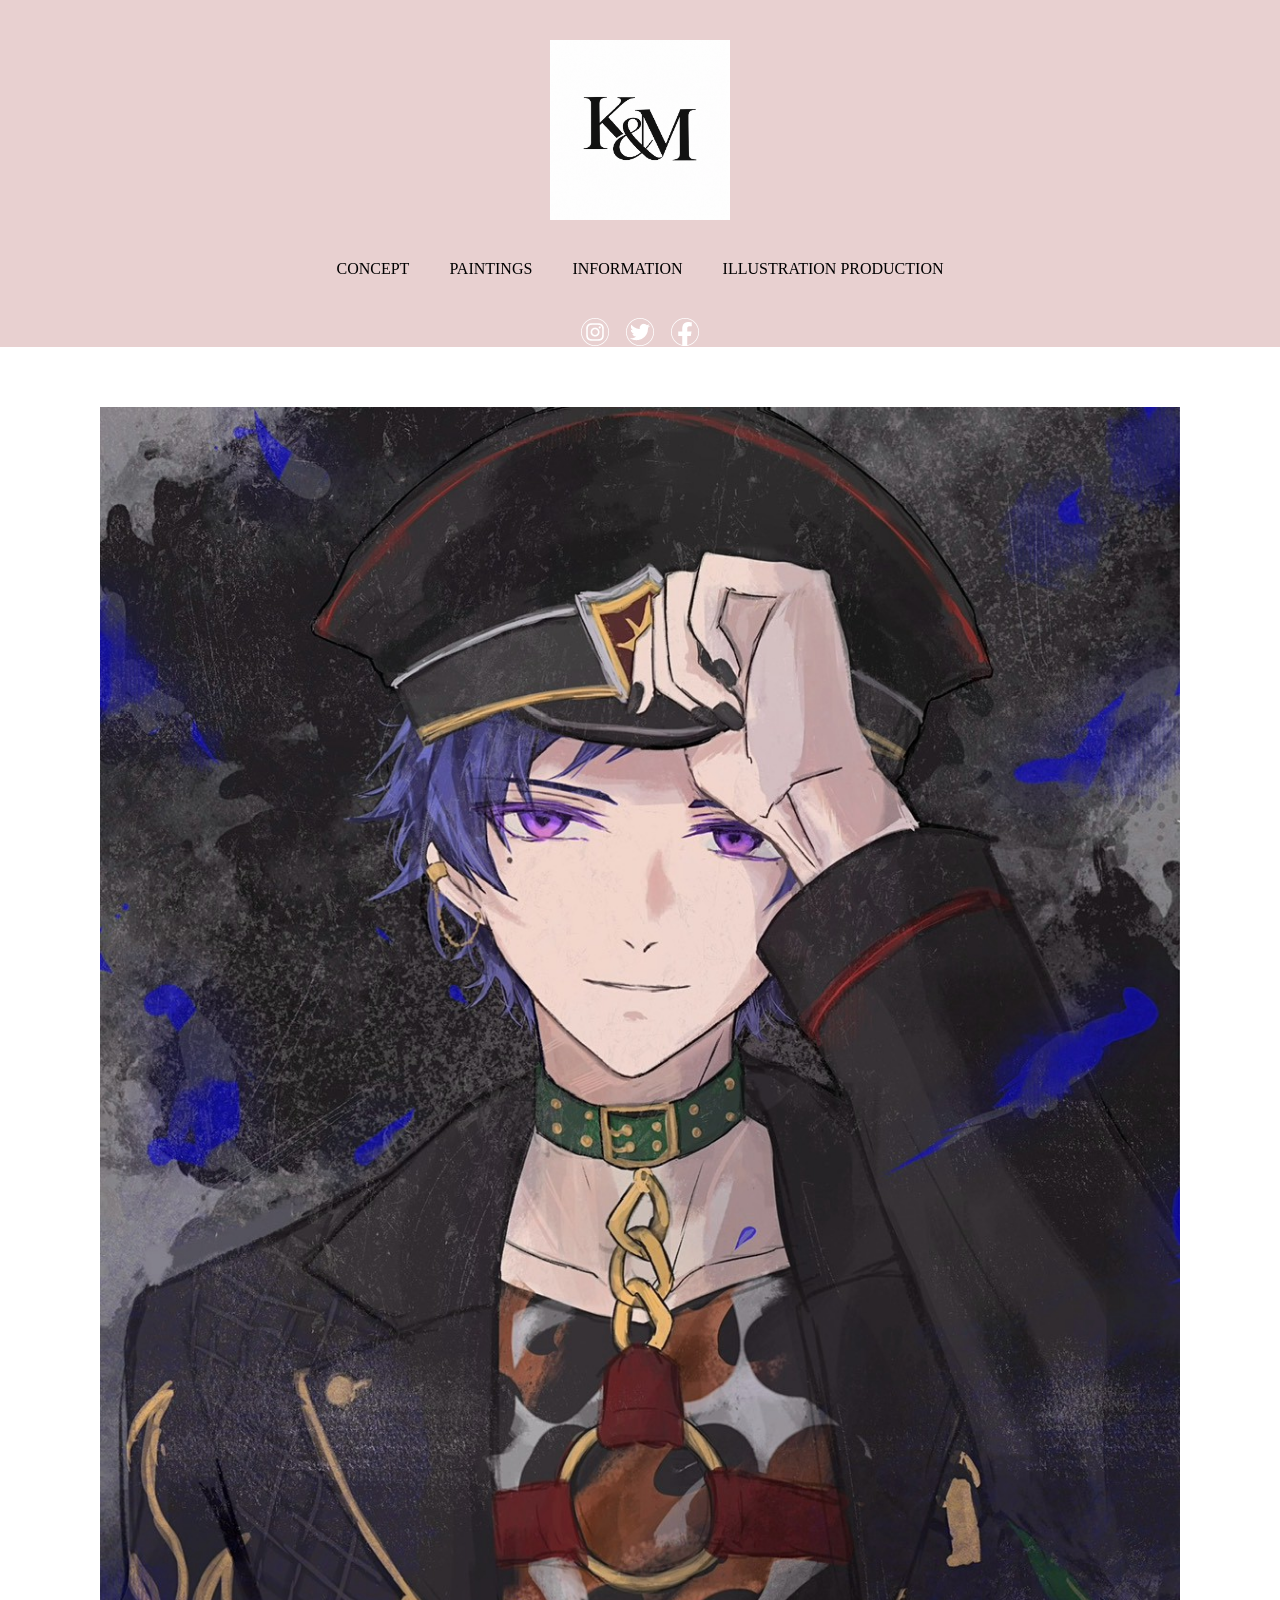
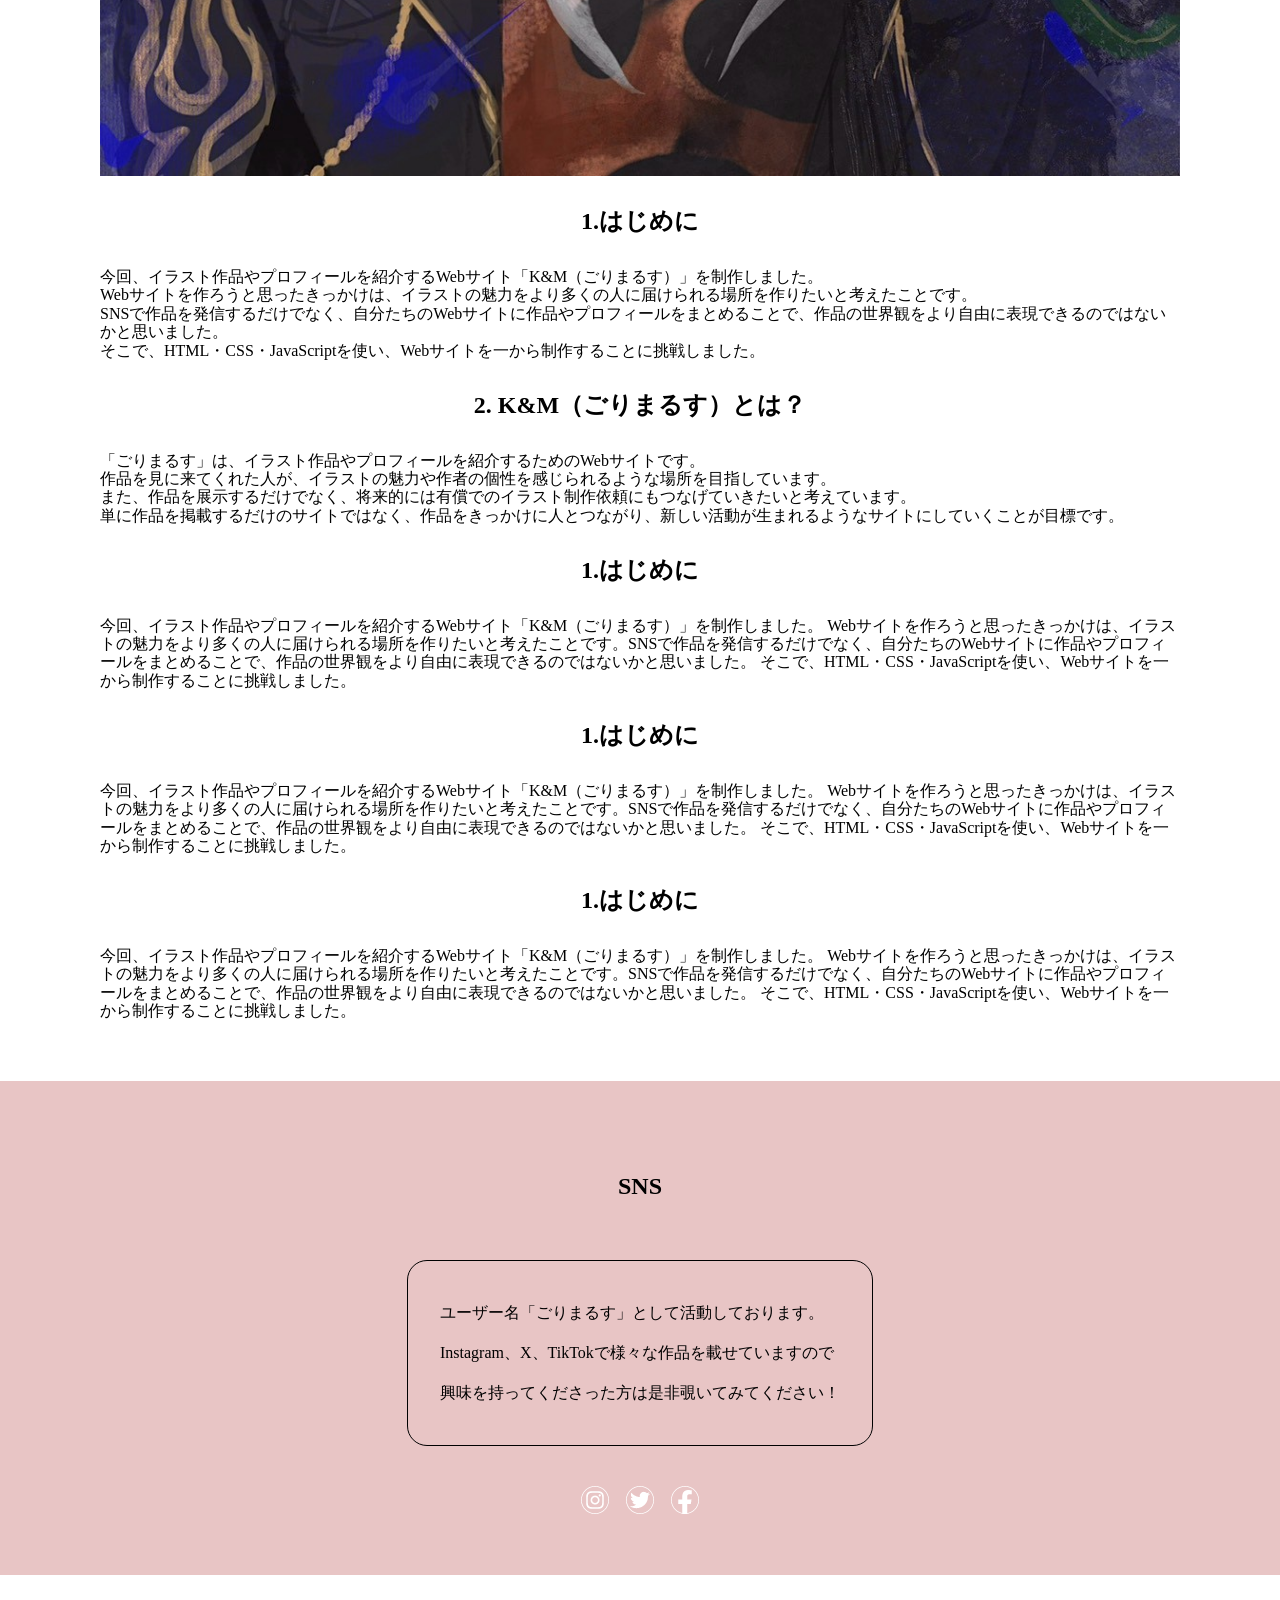
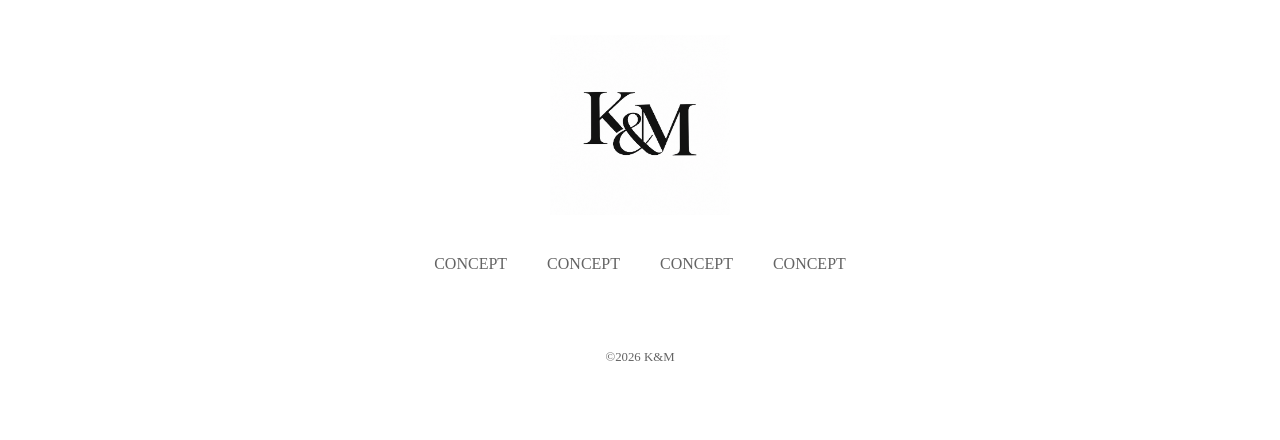
<file: info-single-1.html>
<!DOCTYPE html>
<html lang="ja">
<head>
    <meta charset="UTF-8">
    <title>K&M | Paintings</title>
    <meta name="description" content="ブランドページを通してWebページの基本構造、レイアウトの組み方を身につけましょう">
    <link rel="stylesheet" href="css/reset.css">
    <link rel="stylesheet" href="css/style.css">

</head>
<body>
    

<header class="header">
    <h1 class="header-logo">
        <img src="img/logo.png" alt="K&Mのロゴ">
    </h1>
    <nav class="header-nav">
        <ul class="nav-list">
            <li class="nav-item">
                <a href="index.html#concept" class="header-nav-link">CONCEPT</a>
            </li>
            <li class="nav-item">
                <a href="paintings.html" class="header-nav-link">PAINTINGS</a>
            </li>
            <li class="nav-item">
                <a href="job request.html" class="header-nav-link">INFORMATION</a>
            </li>
            <li class="nav-item">ILLUSTRATION PRODUCTION</li>
        </ul>

    </nav>

         <div class="icon">
        <ul class="icon-list">
            <li class="icon-item">
                <a href="https://www.instagram.com/_tomatama.08?mdxt=cXhld29yd214OHlz" class="icon-link">
                    <img src="img/instagram_icon.png" alt="インスタのロゴ">
                </a>
            </li>
            <li class="icon-item">
                <a href="https://x.com/gorimarusu?s=11" class="icon-link">
                    <img src="img/twitter_icon.png" alt="Xのロゴ">
                </a>
            </li>
            <li class="icon-item">
                <a href="https://www.instagram.com/_tomatama.08?mdxt=cXhld29yd214OHlz" class="icon-link">
                    <img src="img/facebook_icon.png" alt="インスタのロゴ">
                </a>
            </li>
        </ul>
    </div>
</header>

<main class="main">
   <section class="info-single section-wrap">
        <div class="section-inner">

            <div class="info-single-img-box">
                <a href="img/item14.jpg" class="info-single-img-link">
                    <img src="img/item14.jpg" alt="">
                </a>
            </div>
        <h2 class="section-ttl __info-single">1.はじめに</h2>
            <div class="info-single-content">
                <p class="info-single-txt">
                    今回、イラスト作品やプロフィールを紹介するWebサイト「K&M（ごりまるす）」を制作しました。<br>
                    Webサイトを作ろうと思ったきっかけは、イラストの魅力をより多くの人に届けられる場所を作りたいと考えたことです。<br>
                    SNSで作品を発信するだけでなく、自分たちのWebサイトに作品やプロフィールをまとめることで、作品の世界観をより自由に表現できるのではないかと思いました。<br>
                    そこで、HTML・CSS・JavaScriptを使い、Webサイトを一から制作することに挑戦しました。
                </p>
            </div>
        <h2 class="section-ttl __info-single">2. K&M（ごりまるす）とは？</h2>
            <div class="info-single-content">
                <p class="info-single-txt">
                    「ごりまるす」は、イラスト作品やプロフィールを紹介するためのWebサイトです。<br>
                    作品を見に来てくれた人が、イラストの魅力や作者の個性を感じられるような場所を目指しています。<br>
                    また、作品を展示するだけでなく、将来的には有償でのイラスト制作依頼にもつなげていきたいと考えています。<br>
                    単に作品を掲載するだけのサイトではなく、作品をきっかけに人とつながり、新しい活動が生まれるようなサイトにしていくことが目標です。<br>
                </p>
            </div>
        <h2 class="section-ttl __info-single">1.はじめに</h2>
            <div class="info-single-content">
                <p class="info-single-txt">
                    今回、イラスト作品やプロフィールを紹介するWebサイト「K&M（ごりまるす）」を制作しました。
                    Webサイトを作ろうと思ったきっかけは、イラストの魅力をより多くの人に届けられる場所を作りたいと考えたことです。SNSで作品を発信するだけでなく、自分たちのWebサイトに作品やプロフィールをまとめることで、作品の世界観をより自由に表現できるのではないかと思いました。
                    そこで、HTML・CSS・JavaScriptを使い、Webサイトを一から制作することに挑戦しました。
                </p>
            </div>
        <h2 class="section-ttl __info-single">1.はじめに</h2>
            <div class="info-single-content">
                <p class="info-single-txt">
                    今回、イラスト作品やプロフィールを紹介するWebサイト「K&M（ごりまるす）」を制作しました。
                    Webサイトを作ろうと思ったきっかけは、イラストの魅力をより多くの人に届けられる場所を作りたいと考えたことです。SNSで作品を発信するだけでなく、自分たちのWebサイトに作品やプロフィールをまとめることで、作品の世界観をより自由に表現できるのではないかと思いました。
                    そこで、HTML・CSS・JavaScriptを使い、Webサイトを一から制作することに挑戦しました。
                </p>
            </div>
        <h2 class="section-ttl __info-single">1.はじめに</h2>
            <div class="info-single-content">
                <p class="info-single-txt">
                    今回、イラスト作品やプロフィールを紹介するWebサイト「K&M（ごりまるす）」を制作しました。
                    Webサイトを作ろうと思ったきっかけは、イラストの魅力をより多くの人に届けられる場所を作りたいと考えたことです。SNSで作品を発信するだけでなく、自分たちのWebサイトに作品やプロフィールをまとめることで、作品の世界観をより自由に表現できるのではないかと思いました。
                    そこで、HTML・CSS・JavaScriptを使い、Webサイトを一から制作することに挑戦しました。
                </p>
            </div>
            
        </div>
    </section>

    <section class="SNS section-wrap">
        <div class="section-inner">
            <h2 class="section-ttl __SNS">SNS</h2>
            <div class="SNS-wrap">
                <div class="SNS-txt">
                    <p class="SNS-mg">
                        ユーザー名「ごりまるす」として活動しております。<br>
                        Instagram、X、TikTokで様々な作品を載せていますので<br>
                        興味を持ってくださった方は是非覗いてみてください！
                    </p>
                </div>

            </div>
        </div>  <div class="icon">
        <ul class="icon-list">
            <li class="icon-item">
                <a href="https://www.instagram.com/_tomatama.08?mdxt=cXhld29yd214OHlz" class="icon-link">
                    <img src="img/instagram_icon.png" alt="インスタのロゴ">
                </a>
            </li>
            <li class="icon-item">
                <a href="https://x.com/gorimarusu?s=11" class="icon-link">
                    <img src="img/twitter_icon.png" alt="Xのロゴ">
                </a>
            </li>
            <li class="icon-item">
                <a href="https://www.instagram.com/_tomatama.08?mdxt=cXhld29yd214OHlz" class="icon-link">
                    <img src="img/facebook_icon.png" alt="インスタのロゴ">
                </a>
            </li>
        </ul>
    </div>
    </section>
    
</main>
<footer class="footer">
    <div class="footer-logo">
        <img src="img/logo.png" alt="">
    </div>
    <ul class="footer-list nav-list">
        <li class="nav-item">CONCEPT</li>
        <li class="nav-item">CONCEPT</li>
        <li class="nav-item">CONCEPT</li>
        <li class="nav-item">CONCEPT</li>
    </ul>

    <small class="footer-cr">&copy;2026 K&M</small>
</footer>
</body>
</file>
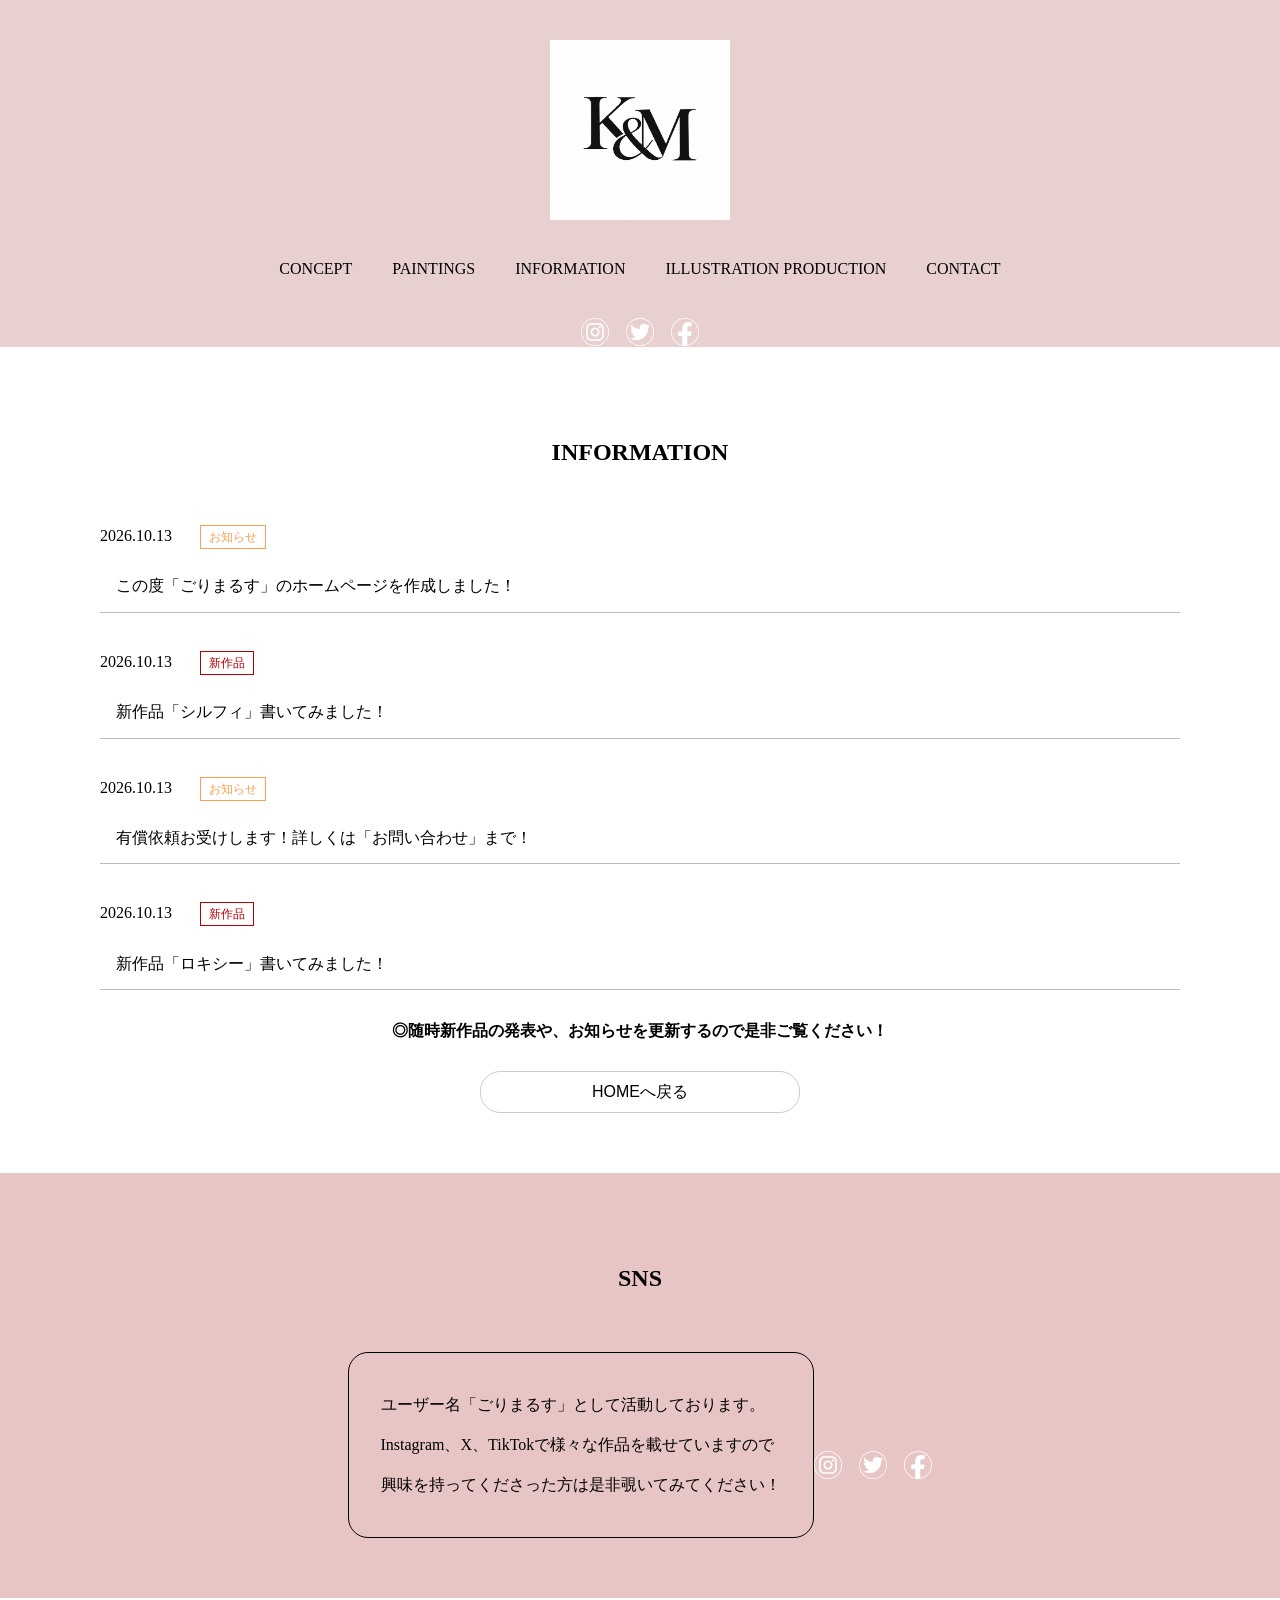
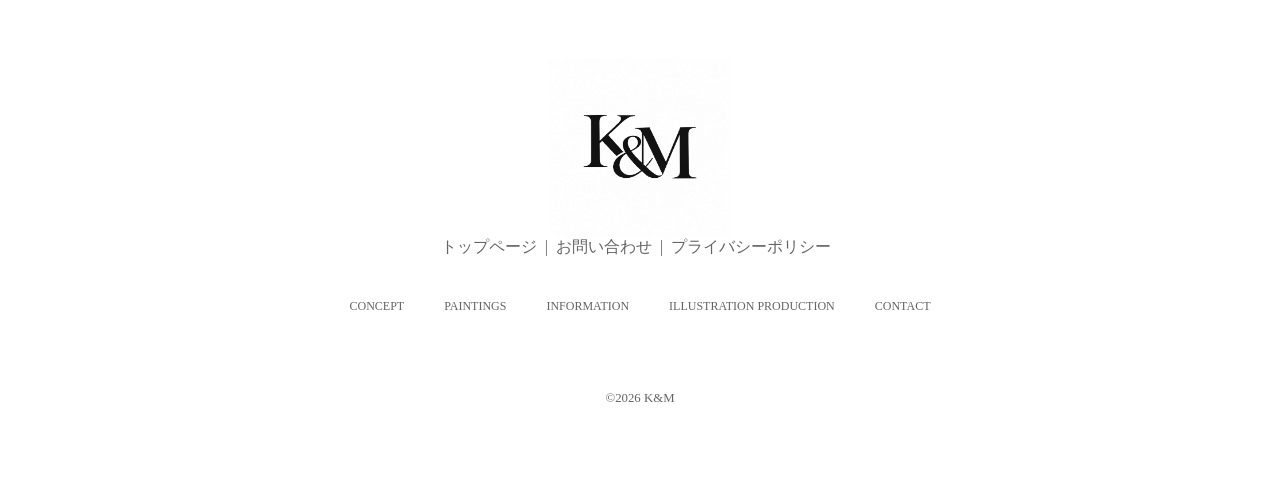
<file: info.html>
<!DOCTYPE html>
<html lang="ja">
<head>
    <meta charset="UTF-8">
    <title>K&M | Paintings</title>
    <meta name="description" content="ブランドページを通してWebページの基本構造、レイアウトの組み方を身につけましょう">
    <link rel="stylesheet" href="css/reset.css">
    <link rel="stylesheet" href="css/style.css">

</head>

<body>
<header class="header">
    <h1 class="header-logo">
        <img src="img/logo.png" alt="K&Mのロゴ">
    </h1>
     <nav class="header-nav">
        <ul class="nav-list">
            <li class="nav-item">
                <a href="index.html#concept" class="header-nav-link">CONCEPT</a>
            </li>
            <li class="nav-item">
                <a href="paintings.html" class="header-nav-link">PAINTINGS</a>
            </li>
            <li class="nav-item">
                <a href="info.html" class="header-nav-link">INFORMATION</a>
            </li>
            <li class="nav-item">
                <a href="production.html" class="header-nav-link">ILLUSTRATION PRODUCTION</a>
            </li>
            <li class="nav-item">
                <a href="contact.html" class="header-nav-link">CONTACT</a>
            </li>
        </ul>

    </nav>

    <div class="icon">
        <ul class="icon-list">
            <li class="icon-item">
                <a href="https://www.instagram.com/_tomatama.08?mdxt=cXhld29yd214OHlz" class="icon-link">
                    <img src="img/instagram_icon.png" alt="インスタのロゴ">
                </a>
            </li>
            <li class="icon-item">
                <a href="https://x.com/gorimarusu?s=11" class="icon-link">
                    <img src="img/twitter_icon.png" alt="Xのロゴ">
                </a>
            </li>
            <li class="icon-item">
                <a href="https://www.instagram.com/_tomatama.08?mdxt=cXhld29yd214OHlz" class="icon-link">
                    <img src="img/facebook_icon.png" alt="インスタのロゴ">
                </a>
            </li>
        </ul>
    </div>

</header>
    <section class="info section-wrap">
            <div class="section-inner">
                <h2 class="section-ttl __info">INFORMATION</h2>
                <ul class="info-list">
                    <li class="info-item">
                        <span class="info-data">2026.10.13</span>
                        <span class="info-tag __orange">お知らせ</span>

                        <p class="info-txt">
                            <a href="info-single.html" class="info-link">
                                この度「ごりまるす」のホームページを作成しました！
                            </a>
                        </p>

                    </li>
                    <li class="info-item">
                        <span class="info-data">2026.10.13</span>
                        <span class="info-tag __red">新作品</span>

                        <p class="info-txt">
                            <a href="img/item02.jpg" class="info-link">
                                新作品「シルフィ」書いてみました！
                            </a>
                        </p>

                    </li>
                    <li class="info-item">
                        <span class="info-data">2026.10.13</span>
                        <span class="info-tag __orange">お知らせ</span>

                        <p class="info-txt">
                            <a href="info-single.html" class="info-link">
                                有償依頼お受けします！詳しくは「お問い合わせ」まで！
                            </a>
                        </p>

                    </li>
                    <li class="info-item">
                        <span class="info-data">2026.10.13</span>
                        <span class="info-tag __red">新作品</span>

                        <p class="info-txt">
                            <a href="img/item17.jpg" class="info-link">
                                新作品「ロキシー」書いてみました！
                            </a>
                        </p>

                    </li>
                </ul>

                <div class="info-detail-content">
                    <p class="info-detail-content-txt">
                        ◎随時新作品の発表や、お知らせを更新するので是非ご覧ください！
                    </p>
                </div>
            </div>
        </div>
             <a href="index.html" class="info-btn">HOMEへ戻る</a>
    </section>

    <section class="SNS section-wrap">
        <div class="section-inner">
            <h2 class="section-ttl">SNS</h2>
            <div class="SNS-wrap">
                <div class="SNS-txt">
                    <p class="SNS-mg">
                        ユーザー名「ごりまるす」として活動しております。<br>
                        Instagram、X、TikTokで様々な作品を載せていますので<br>
                        興味を持ってくださった方は是非覗いてみてください！
                    </p>
                </div>
                <div class="icon">
        <ul class="icon-list">
            <li class="icon-item">
                <a href="https://www.instagram.com/_tomatama.08?mdxt=cXhld29yd214OHlz" class="icon-link">
                    <img src="img/instagram_icon.png" alt="インスタのロゴ">
                </a>
            </li>
            <li class="icon-item">
                <a href="https://x.com/gorimarusu?s=11" class="icon-link">
                    <img src="img/twitter_icon.png" alt="Xのロゴ">
                </a>
            </li>
            <li class="icon-item">
                <a href="https://www.instagram.com/_tomatama.08?mdxt=cXhld29yd214OHlz" class="icon-link">
                    <img src="img/facebook_icon.png" alt="インスタのロゴ">
                </a>
            </li>
        </ul>
    </div>
            </div>
        </div>
    </section>
</main>

<footer class="footer">
    <div class="footer-logo">
        <img src="img/logo.png" alt="K&Mの画像">
    </div>
    <div class="footer-nav">
        <a href="index.html" class="footer-nav-item">トップページ</a> |
        <a href="contact.html" class="footer-nav-item">お問い合わせ</a> |
        <a href="privacy.html" class="footer-nav-item">プライバシーポリシー</a>
    </div>
    <ul class="footer-list nav-list">

            <li class="nav-item">
                <a href="index.html#concept" class="footer-nav-link">CONCEPT</a>
            </li>
            <li class="nav-item">
                <a href="paintings.html" class="footer-nav-link">PAINTINGS</a>
            </li>
            <li class="nav-item">
                <a href="info.html" class="footer-nav-link">INFORMATION</a>
            </li>
            <li class="nav-item">
                <a href="production.html" class="footer-nav-link">ILLUSTRATION PRODUCTION</a>
            </li>
            <li class="nav-item">
                <a href="contact.html" class="footer-nav-link">CONTACT</a>
            </li>
    </ul>
    <small class="footer-cr">&copy;2026 K&M</small>
</footer>

</html>
</file>
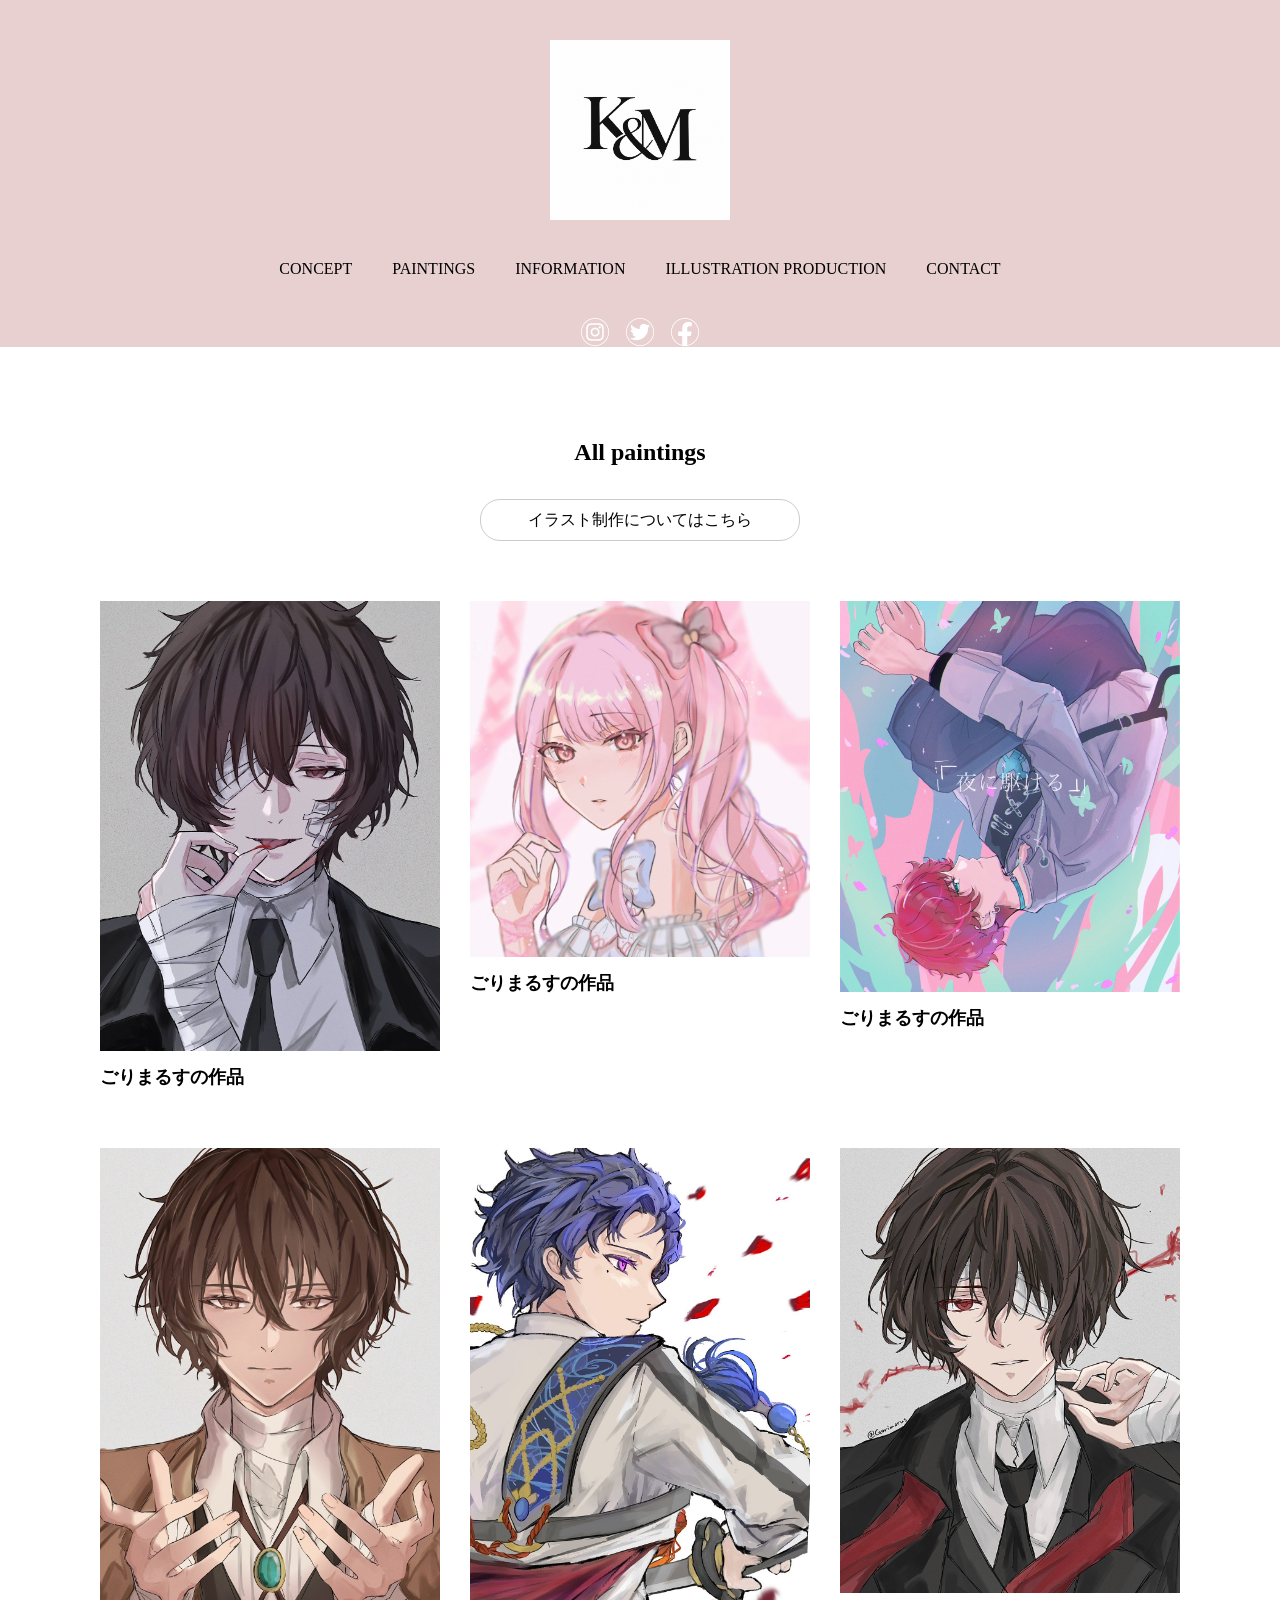
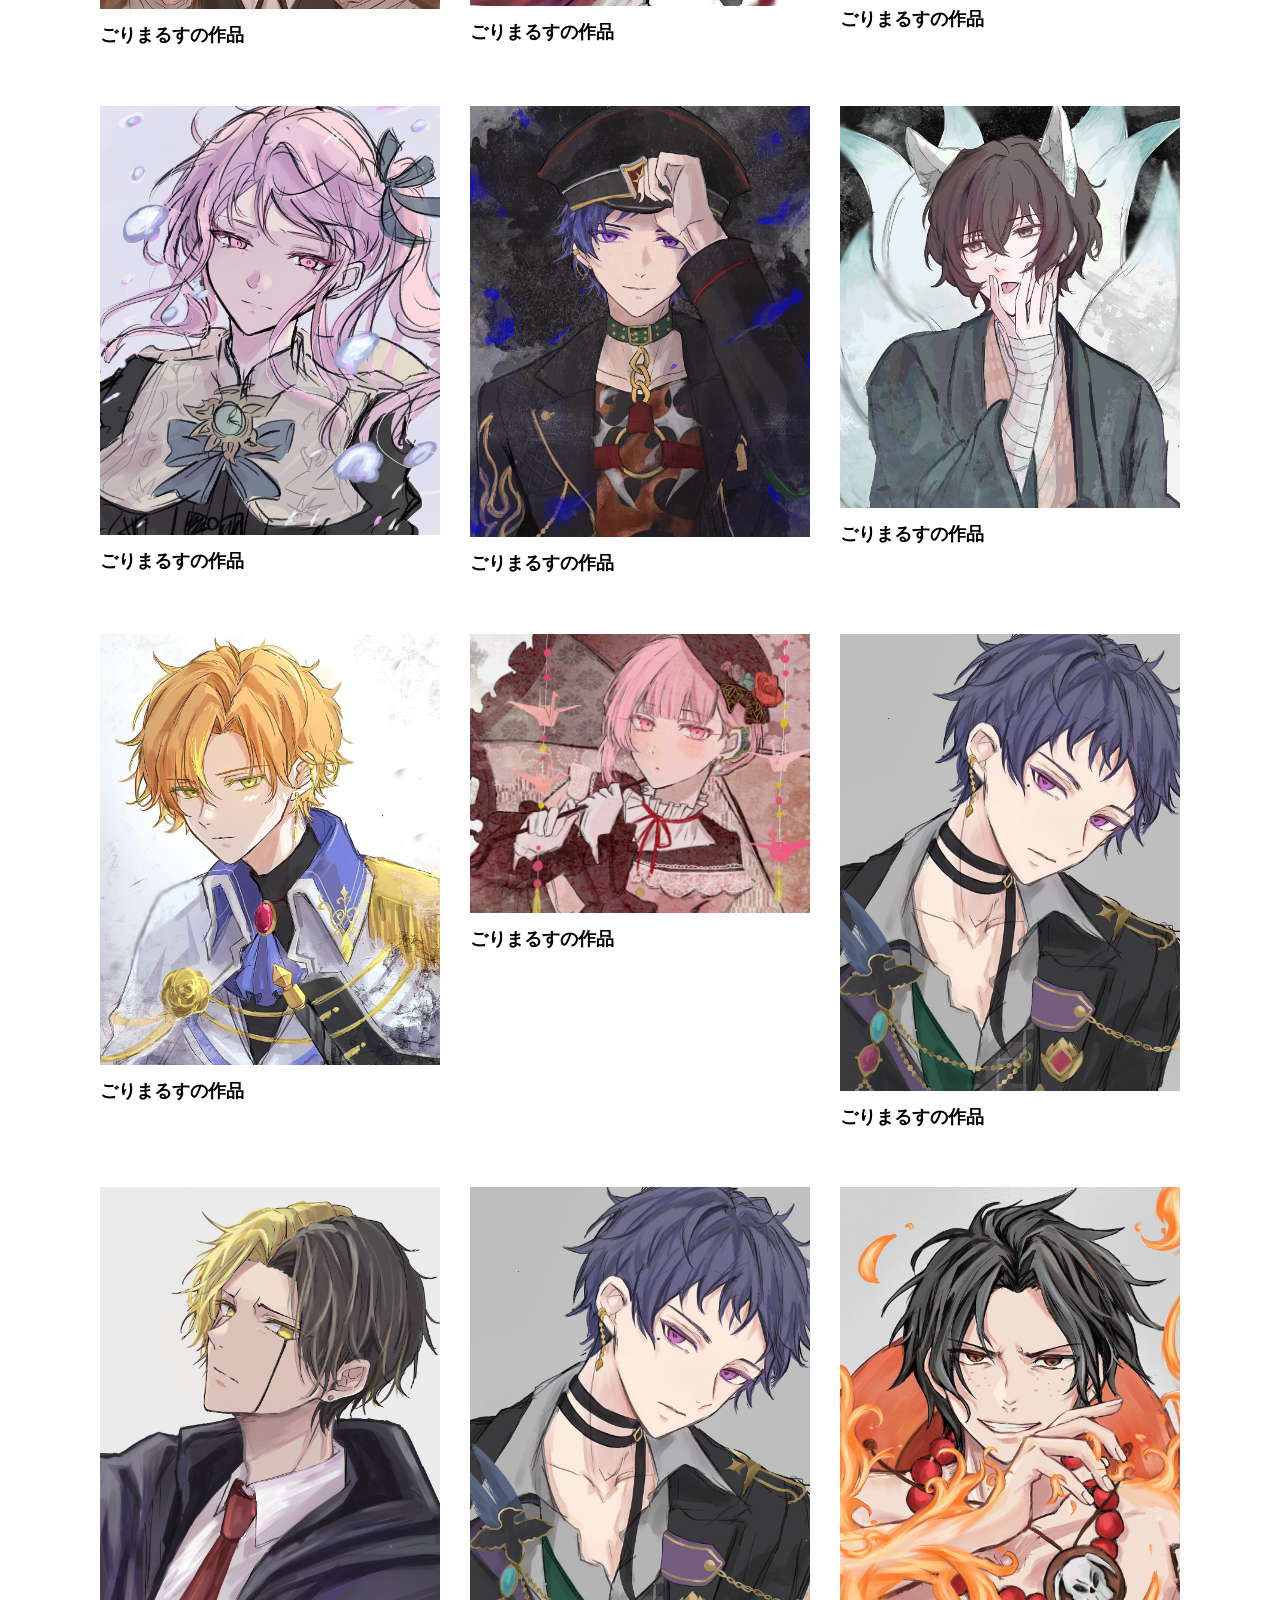
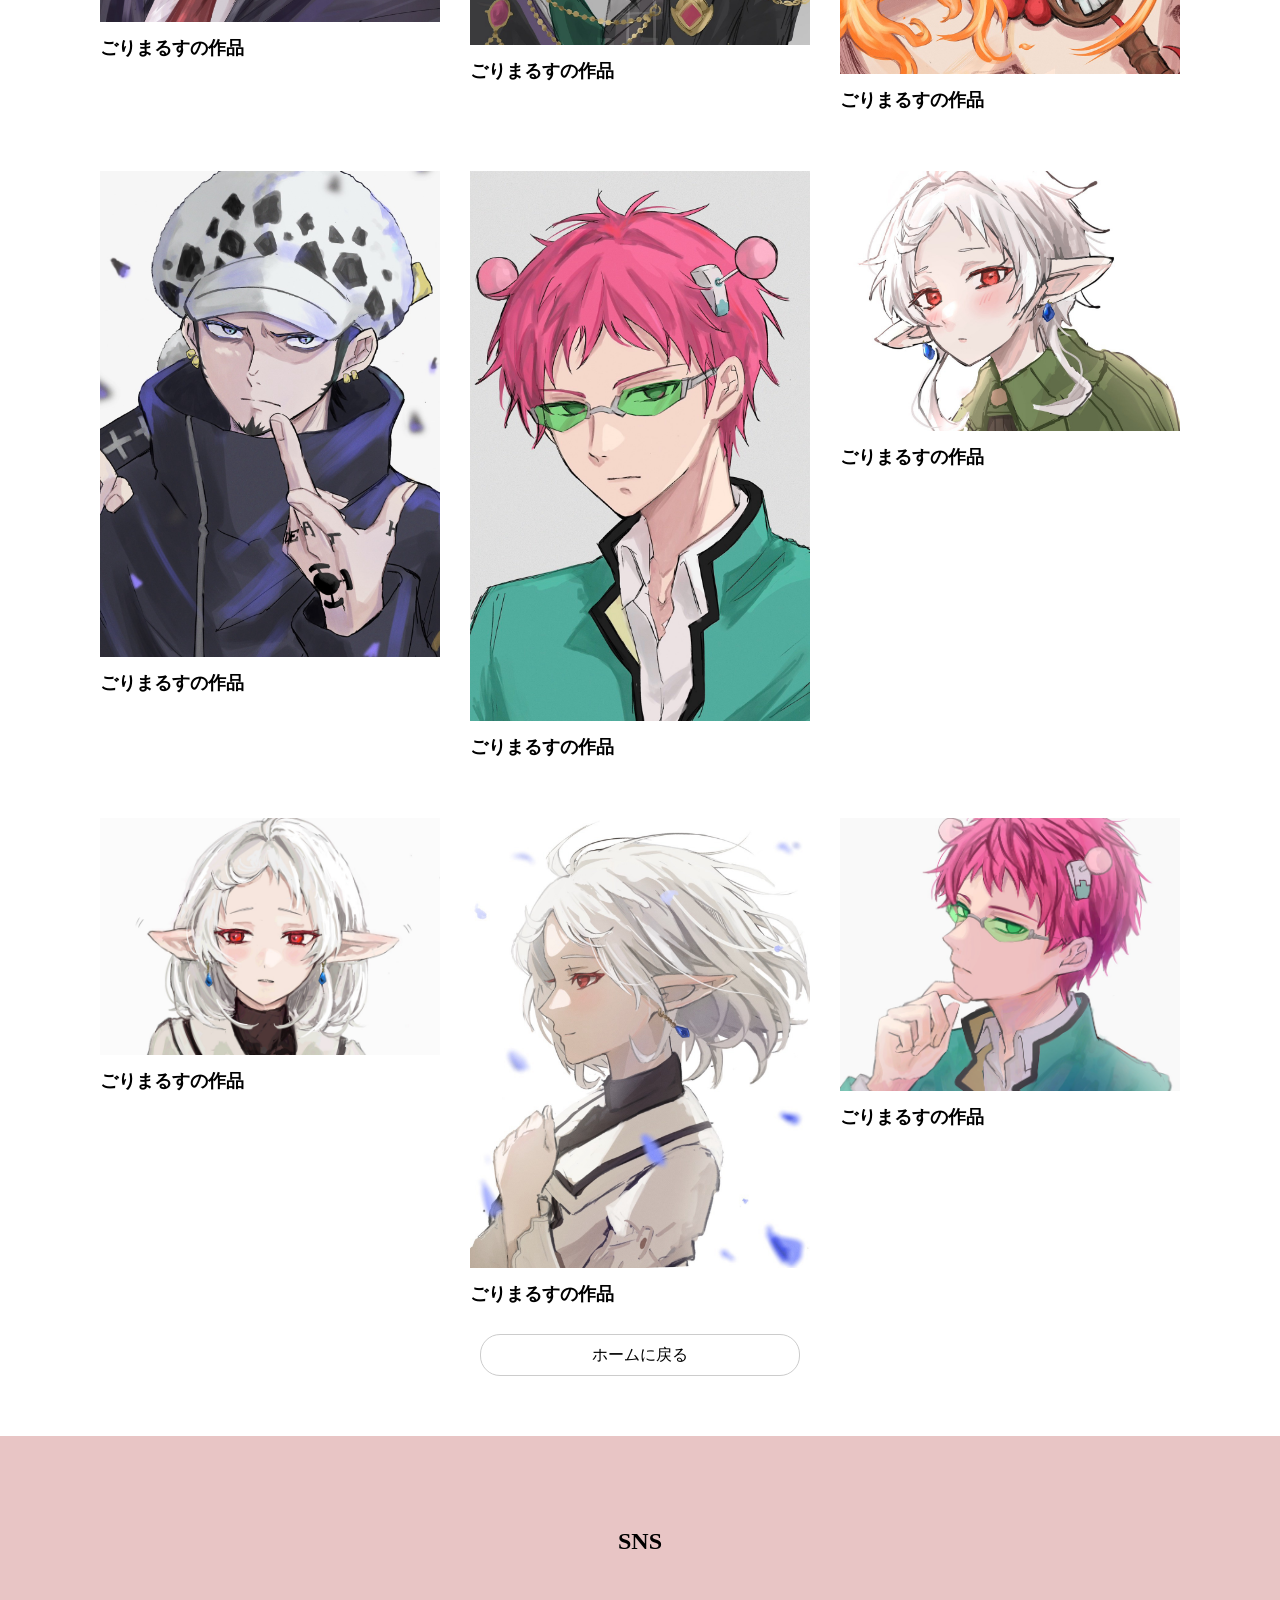
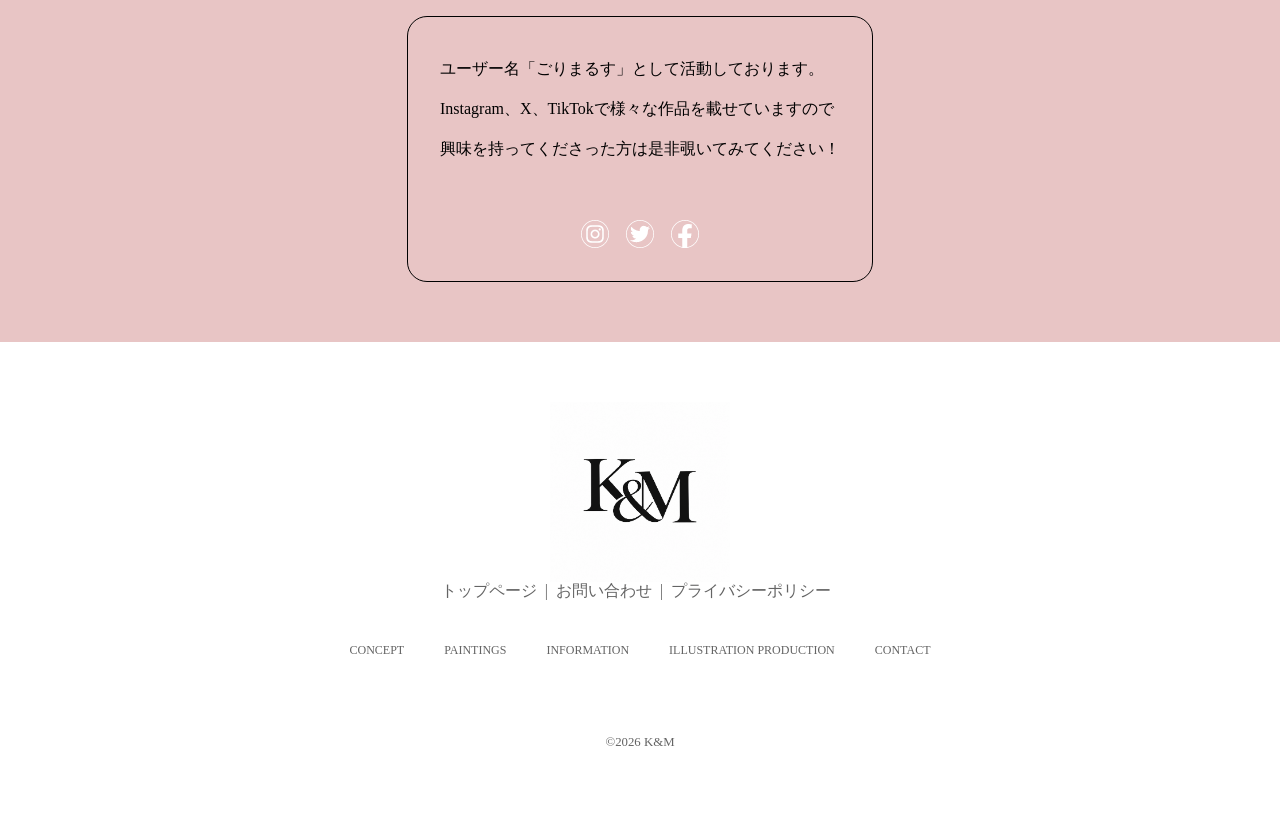
<file: paintings.html>
<!DOCTYPE html>
<html lang="ja">
<head>
    <meta charset="UTF-8">
    <title>K&M | Paintings</title>
    <meta name="description" content="ブランドページを通してWebページの基本構造、レイアウトの組み方を身につけましょう">
    <link rel="stylesheet" href="css/reset.css">
    <link rel="stylesheet" href="css/style.css">

</head>
<body>
    

   <header class="header">
    <h1 class="header-logo">
        <img src="img/logo.png" alt="K&Mのロゴ">
    </h1>
    <nav class="header-nav">
        <ul class="nav-list">
            <li class="nav-item">
                <a href="index.html#concept" class="header-nav-link">CONCEPT</a>
            </li>
            <li class="nav-item">
                <a href="paintings.html" class="header-nav-link">PAINTINGS</a>
            </li>
            <li class="nav-item">
                <a href="info.html" class="header-nav-link">INFORMATION</a>
            </li>
            <li class="nav-item">
                <a href="production.html" class="header-nav-link">ILLUSTRATION PRODUCTION</a>
            </li>
            <li class="nav-item">
                <a href="contact.html" class="header-nav-link">CONTACT</a>
            </li>
        </ul>

    </nav>
     <div class="icon">
        <ul class="icon-list">
            <li class="icon-item">
                <a href="https://www.instagram.com/_tomatama.08?mdxt=cXhld29yd214OHlz" class="icon-link">
                    <img src="img/instagram_icon.png" alt="インスタのロゴ">
                </a>
            </li>
            <li class="icon-item">
                <a href="https://x.com/gorimarusu?s=11" class="icon-link">
                    <img src="img/twitter_icon.png" alt="Xのロゴ">
                </a>
            </li>
            <li class="icon-item">
                <a href="https://www.instagram.com/_tomatama.08?mdxt=cXhld29yd214OHlz" class="icon-link">
                    <img src="img/facebook_icon.png" alt="インスタのロゴ">
                </a>
            </li>
        </ul>
    </div>
</header>

<section class="paintings section-wrap">
    <div class="section-inner">
        <h2 class="section-ttl __paintings">
            All paintings
        </h2>

        <a href="production.html" class="section-btn">イラスト制作についてはこちら</a>

        <div class="paintings-wrap">
            <div class="paintings-item">
                <div class="paintings-img-box">
                    <a href="img/item09.jpg" class="paintings-img">
                        <img src="img/item09.jpg" alt="">
                    </a>
                </div>
                <div class="paintings-content">
                    <p class="paintings-txt">ごりまるすの作品</p>
                </div>
            </div>
            <div class="paintings-item">
                <div class="paintings-img-box">
                    <a href="img/item06.jpg" class="paintings-img">
                        <img src="img/item06.jpg" alt="">
                    </a>
                </div>
                <div class="paintings-content">
                    <p class="paintings-txt">ごりまるすの作品</p>
                </div>
            </div>
            <div class="paintings-item">
                <div class="paintings-img-box">
                    <a href="img/item07.jpg" class="paintings-img">
                        <img src="img/item07.jpg" alt="">
                    </a>
                </div>
                <div class="paintings-content">
                    <p class="paintings-txt">ごりまるすの作品</p>
                </div>
            </div>
            <div class="paintings-item">
                <div class="paintings-img-box">
                    <a href="img/item08.jpg" class="paintings-img">
                        <img src="img/item08.jpg" alt="">
                    </a>
                </div>

                <div class="paintings-content">
                    <p class="paintings-txt">ごりまるすの作品</p>
                </div>
            </div>
            <div class="paintings-item">
                <div class="paintings-img-box">
                    <a href="img/item10.jpg" class="paintings-img">
                        <img src="img/item10.jpg" alt="">
                    </a>
                </div>
                <div class="paintings-content">
                    <p class="paintings-txt">ごりまるすの作品</p>
                </div>
            </div>
            <div class="paintings-item">
                <div class="paintings-img-box">
                    <a href="img/item12.jpg" class="paintings-img">
                        <img src="img/item12.jpg" alt="">
                    </a>
                </div>
                <div class="paintings-content">
                    <p class="paintings-txt">ごりまるすの作品</p>
                </div>
            </div>
            <div class="paintings-item">
                <div class="paintings-img-box">
                    <a href="img/item13.jpg" class="paintings-img">
                        <img src="img/item13.jpg" alt="">
                    </a>
                </div>
                <div class="paintings-content">
                    <p class="paintings-txt">ごりまるすの作品</p>
                </div>
            </div>
            <div class="paintings-item">
                <div class="paintings-img-box">
                    <a href="img/item14.jpg" class="paintings-img">
                        <img src="img/item14.jpg" alt="">
                    </a>
                </div>
                <div class="paintings-content">
                    <p class="paintings-txt">ごりまるすの作品</p>
                </div>
            </div>
            <div class="paintings-item">
                <div class="paintings-img-box">
                    <a href="img/item15.jpg" class="paintings-img">
                        <img src="img/item15.jpg" alt="">
                    </a>
                </div>
                <div class="paintings-content">
                    <p class="paintings-txt">ごりまるすの作品</p>
                </div>
            </div>
            <div class="paintings-item">
                <div class="paintings-img-box">
                    <a href="img/item16.jpg" class="paintings-img">
                        <img src="img/item16.jpg" alt="">
                    </a>
                </div>
                <div class="paintings-content">
                    <p class="paintings-txt">ごりまるすの作品</p>
                </div>
            </div>
            <div class="paintings-item">
                <div class="paintings-img-box">
                    <a href="img/item17.jpg" class="paintings-img">
                        <img src="img/item17.jpg" alt="">
                    </a>
                </div>
                <div class="paintings-content">
                    <p class="paintings-txt">ごりまるすの作品</p>
                </div>
            </div>
            <div class="paintings-item">
                <div class="paintings-img-box">
                    <a href="img/item18.jpg" class="paintings-img">
                        <img src="img/item18.jpg" alt="">
                    </a>
                </div>
                <div class="paintings-content">
                    <p class="paintings-txt">ごりまるすの作品</p>
                </div>
            </div>
            <div class="paintings-item">
                <div class="paintings-img-box">
                    <a href="img/item19.jpg" class="paintings-img">
                        <img src="img/item19.jpg" alt="">
                    </a>
                </div>
                <div class="paintings-content">
                    <p class="paintings-txt">ごりまるすの作品</p>
                </div>
            </div>
            <div class="paintings-item">
                <div class="paintings-img-box">
                    <a href="img/item20.jpg" class="paintings-img">
                        <img src="img/item20.jpg" alt="">
                    </a>
                </div>
                <div class="paintings-content">
                    <p class="paintings-txt">ごりまるすの作品</p>
                </div>
            </div>
            <div class="paintings-item">
                <div class="paintings-img-box">
                    <a href="img/item21.jpg" class="paintings-img">
                        <img src="img/item21.jpg" alt="">
                    </a>
                </div>
                <div class="paintings-content">
                    <p class="paintings-txt">ごりまるすの作品</p>
                </div>
            </div>
            <div class="paintings-item">
                <div class="paintings-img-box">
                    <a href="img/item22.jpg" class="paintings-img">
                        <img src="img/item22.jpg" alt="">
                    </a>
                </div>
                <div class="paintings-content">
                    <p class="paintings-txt">ごりまるすの作品</p>
                </div>
            </div>
            <div class="paintings-item">
                <div class="paintings-img-box">
                    <a href="img/item23.jpg" class="paintings-img">
                        <img src="img/item23.jpg" alt="">
                    </a>
                </div>
                <div class="paintings-content">
                    <p class="paintings-txt">ごりまるすの作品</p>
                </div>
            </div>
            <div class="paintings-item">
                <div class="paintings-img-box">
                    <a href="img/item24.jpg" class="paintings-img">
                        <img src="img/item24.jpg" alt="">
                    </a>
                </div>
                <div class="paintings-content">
                    <p class="paintings-txt">ごりまるすの作品</p>
                </div>
            </div>
            <div class="paintings-item">
                <div class="paintings-img-box">
                    <a href="img/item25.jpg" class="paintings-img">
                        <img src="img/item25.jpg" alt="">
                    </a>
                </div>
                <div class="paintings-content">
                    <p class="paintings-txt">ごりまるすの作品</p>
                </div>
            </div>
            <div class="paintings-item">
                <div class="paintings-img-box">
                    <a href="img/item26.jpg" class="paintings-img">
                        <img src="img/item26.jpg" alt="">
                    </a>
                </div>
                <div class="paintings-content">
                    <p class="paintings-txt">ごりまるすの作品</p>
                </div>
            </div>
            <div class="paintings-item">
                <div class="paintings-img-box">
                    <a href="img/item27.jpg" class="paintings-img">
                        <img src="img/item27.jpg" alt="">
                    </a>
                </div>
                <div class="paintings-content">
                    <p class="paintings-txt">ごりまるすの作品</p>
                </div>
            </div>
           
            
        </div>
    </div>

    <a href="index.html" class="section-btn">ホームに戻る</a>
    
</section>

<main class="main">
 <section class="SNS section-wrap">
        <div class="section-inner">
            <h2 class="section-ttl">SNS</h2>
            <div class="SNS-wrap">
                <div class="SNS-txt">
                    <p class="SNS-mg">
                        ユーザー名「ごりまるす」として活動しております。<br>
                        Instagram、X、TikTokで様々な作品を載せていますので<br>
                        興味を持ってくださった方は是非覗いてみてください！
                    </p>
                <div class="icon">
        <ul class="icon-list">
            <li class="icon-item">
                <a href="https://www.instagram.com/_tomatama.08?mdxt=cXhld29yd214OHlz" class="icon-link">
                    <img src="img/instagram_icon.png" alt="インスタのロゴ">
                </a>
            </li>
            <li class="icon-item">
                <a href="https://x.com/gorimarusu?s=11" class="icon-link">
                    <img src="img/twitter_icon.png" alt="Xのロゴ">
                </a>
            </li>
            <li class="icon-item">
                <a href="https://www.instagram.com/_tomatama.08?mdxt=cXhld29yd214OHlz" class="icon-link">
                    <img src="img/facebook_icon.png" alt="インスタのロゴ">
                </a>
            </li>
        </ul>
    </div>
            </div>
        </div>
    </section>
    
</main>
<footer class="footer">
    <div class="footer-logo">
        <img src="img/logo.png" alt="K&Mの画像">
    </div>
     <div class="footer-nav">
        <a href="index.html" class="footer-nav-item">トップページ</a> |
        <a href="contact.html" class="footer-nav-item">お問い合わせ</a> |
        <a href="privacy.html" class="footer-nav-item">プライバシーポリシー</a>
    </div>
    <ul class="footer-list nav-list">

            <li class="nav-item">
                <a href="index.html#concept" class="footer-nav-link">CONCEPT</a>
            </li>
            <li class="nav-item">
                <a href="paintings.html" class="footer-nav-link">PAINTINGS</a>
            </li>
            <li class="nav-item">
                <a href="info.html" class="footer-nav-link">INFORMATION</a>
            </li>
            <li class="nav-item">
                <a href="production.html" class="footer-nav-link">ILLUSTRATION PRODUCTION</a>
            </li>
            <li class="nav-item">
                <a href="contact.html" class="footer-nav-link">CONTACT</a>
            </li>
    </ul>
    <small class="footer-cr">&copy;2026 K&M</small>
</footer>
</body>
</html>
</file>
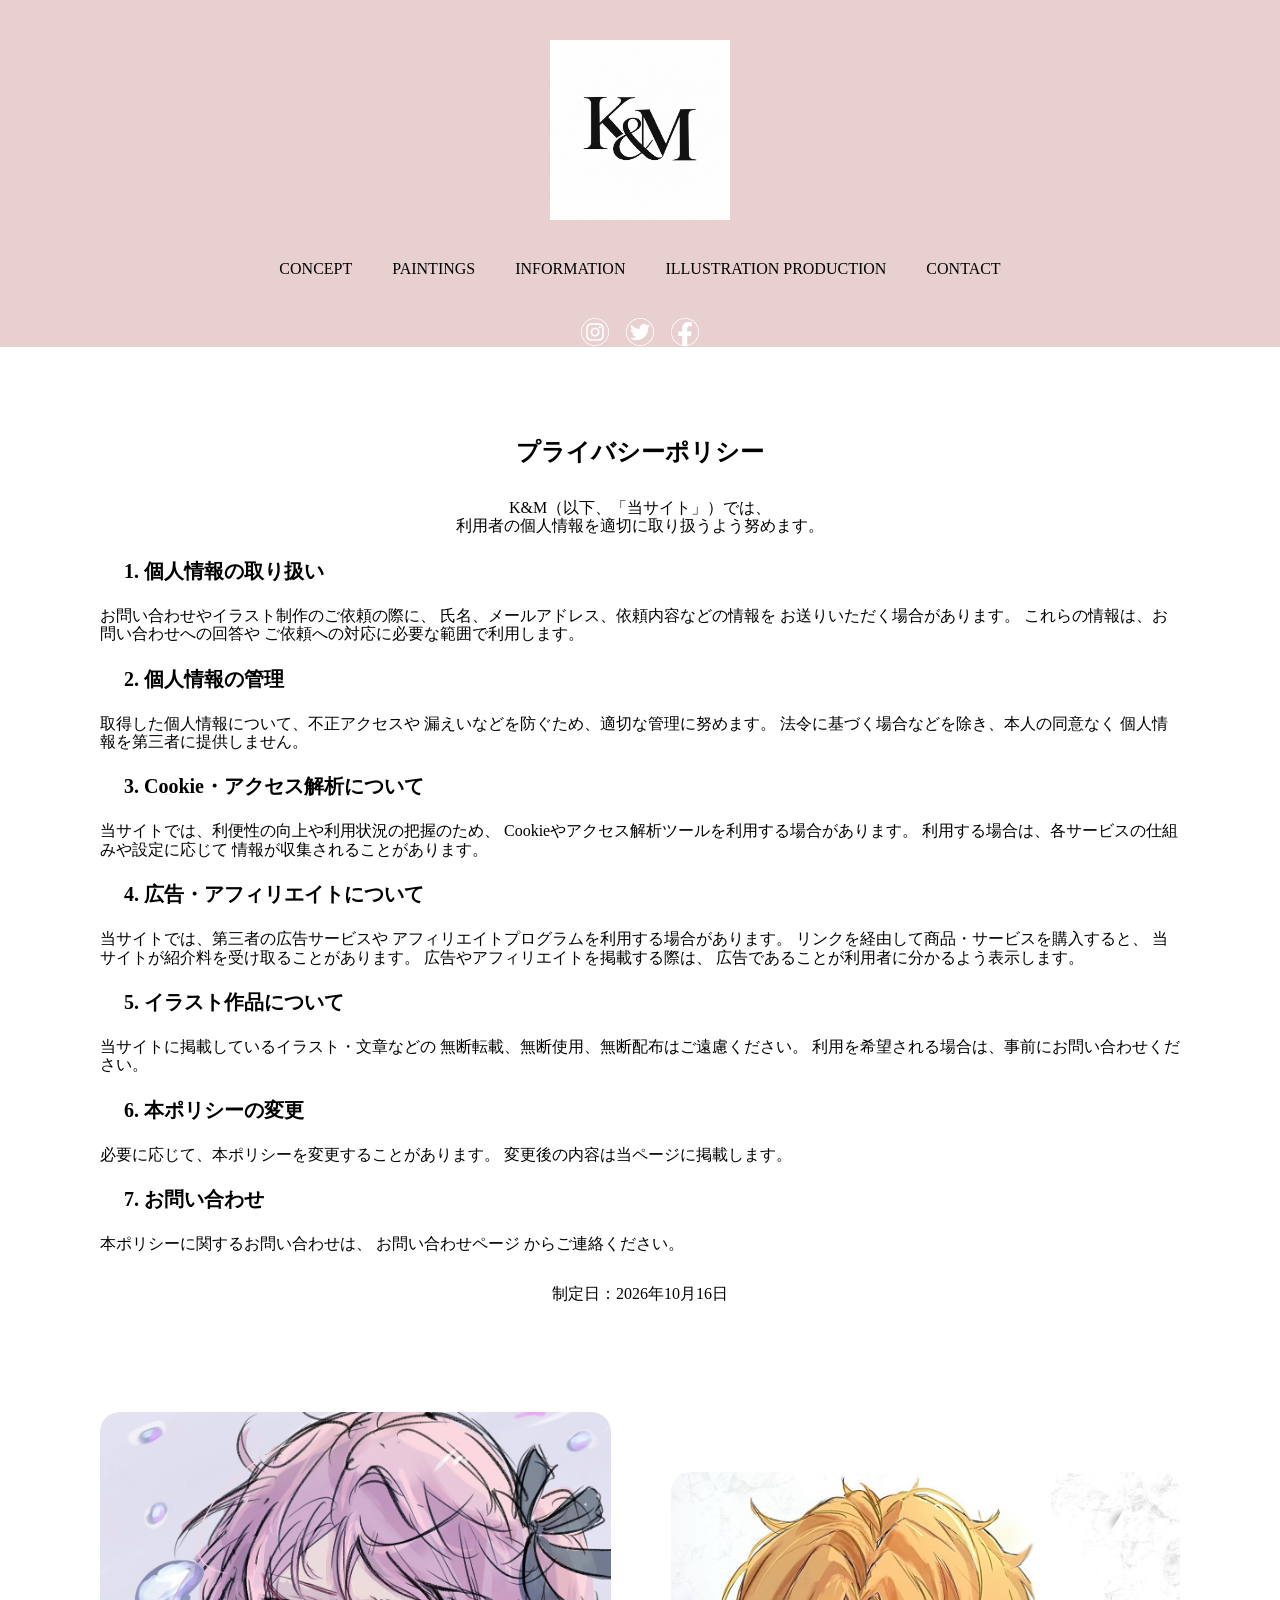
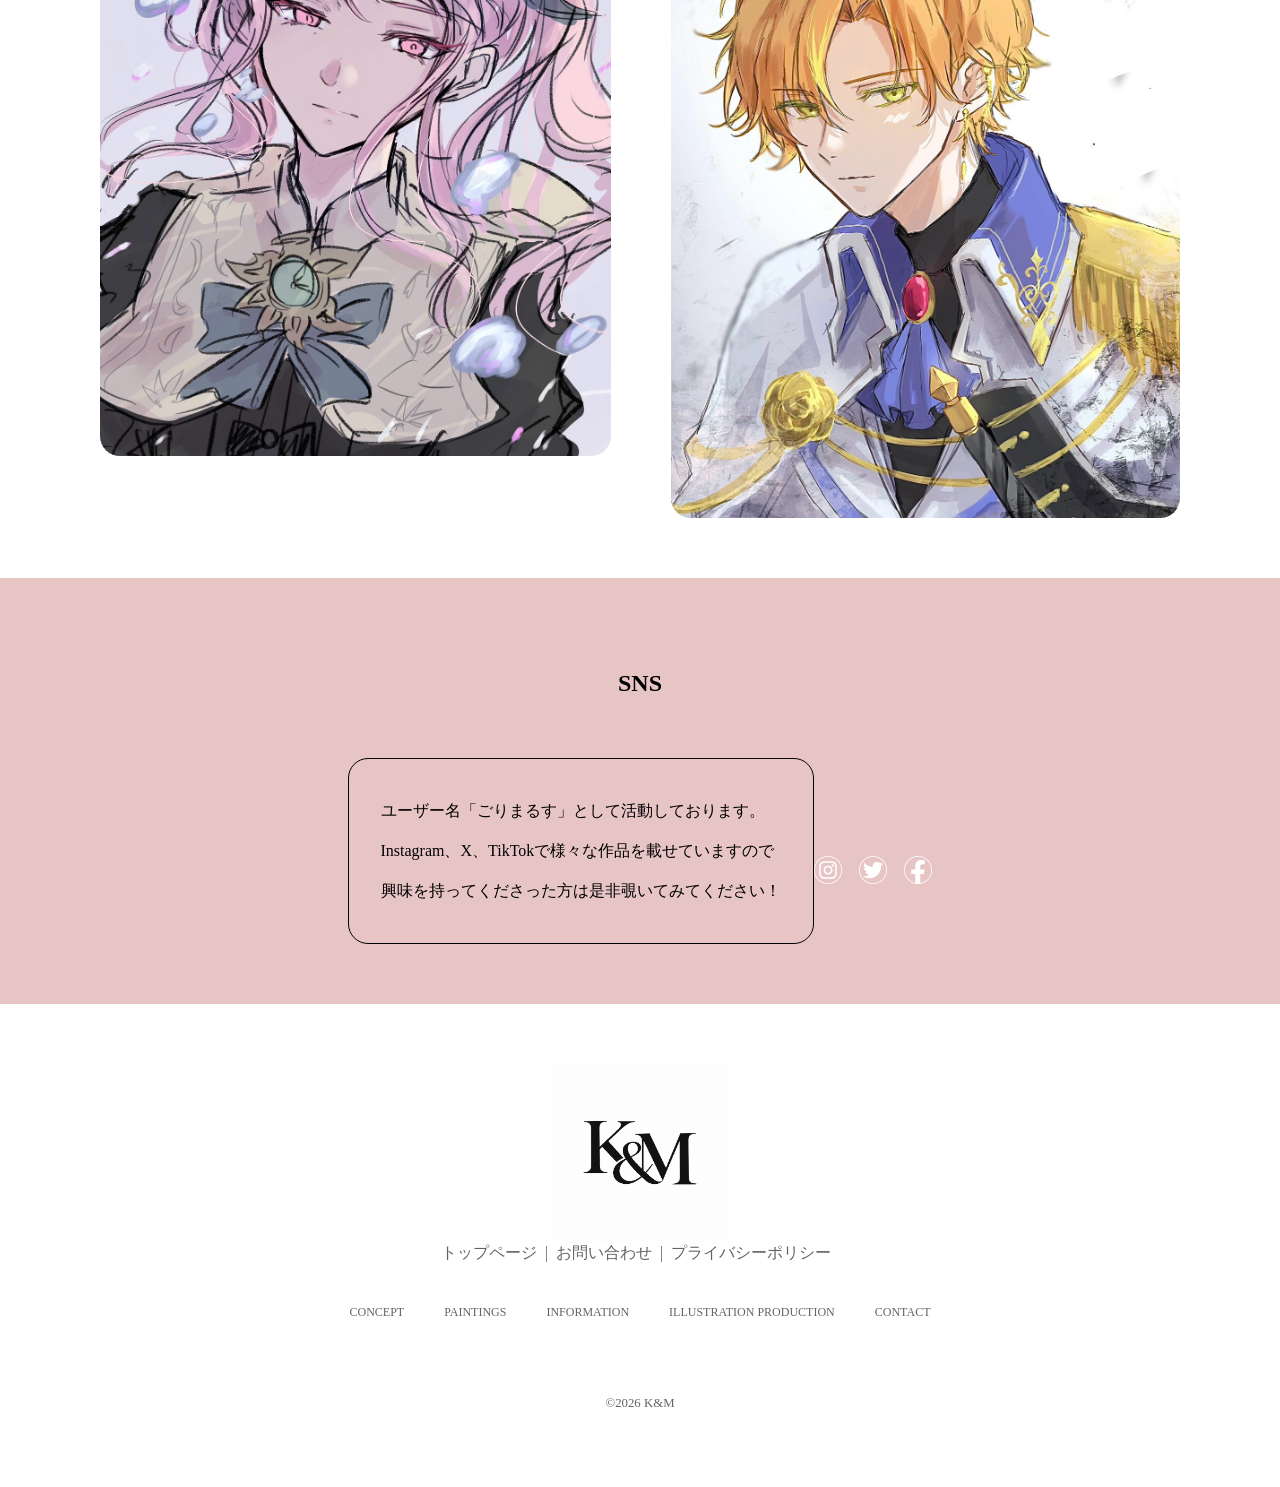
<file: privacy.html>
<!DOCTYPE html>
<html lang="ja">
<head>
    <meta charset="UTF-8">
    <title>K&M | privacy</title>
    <meta name="description" content="ブランドページを通してWebページの基本構造、レイアウトの組み方を身につけましょう">
    <link rel="stylesheet" href="css/reset.css">
    <link rel="stylesheet" href="css/style.css">

</head>
<body>
 <header class="header">
    <h1 class="header-logo">
        <img src="img/logo.png" alt="K&Mのロゴ">
    </h1>
    <nav class="header-nav">
        <ul class="nav-list">
            <li class="nav-item">
                <a href="index.html#concept" class="header-nav-link">CONCEPT</a>
            </li>
            <li class="nav-item">
                <a href="paintings.html" class="header-nav-link">PAINTINGS</a>
            </li>
            <li class="nav-item">
                <a href="info.html" class="header-nav-link">INFORMATION</a>
            </li>
            <li class="nav-item">
                <a href="production.html" class="header-nav-link">ILLUSTRATION PRODUCTION</a>
            </li>
            <li class="nav-item">
                <a href="contact.html" class="header-nav-link">CONTACT</a>
            </li>
        </ul>

    </nav>

    <div class="icon">
        <ul class="icon-list">
            <li class="icon-item">
                <a href="https://www.instagram.com/_tomatama.08?mdxt=cXhld29yd214OHlz" class="icon-link">
                    <img src="img/instagram_icon.png" alt="インスタのロゴ">
                </a>
            </li>
            <li class="icon-item">
                <a href="https://x.com/gorimarusu?s=11" class="icon-link">
                    <img src="img/twitter_icon.png" alt="Xのロゴ">
                </a>
            </li>
            <li class="icon-item">
                <a href="https://www.instagram.com/_tomatama.08?mdxt=cXhld29yd214OHlz" class="icon-link">
                    <img src="img/facebook_icon.png" alt="インスタのロゴ">
                </a>
            </li>
        </ul>
    </div>
</header>
  <main>
    <section class="privacy section-wrap">
        <div class="section-inner">
    <h1 class="section-ttl">プライバシーポリシー</h1>
            <div class="privacy-ttl">
                <p class="privacy-ttl-txt">
                    K&M（以下、「当サイト」）では、<br>
                    利用者の個人情報を適切に取り扱うよう努めます。
                </p>
            </div>

                <div class="privacy-content"></div>
                    <h2 class="privacy-content-ttl">1. 個人情報の取り扱い</h2>
                        <p class="privacy-content-txt">
                            お問い合わせやイラスト制作のご依頼の際に、
                            氏名、メールアドレス、依頼内容などの情報を
                            お送りいただく場合があります。
                            これらの情報は、お問い合わせへの回答や
                            ご依頼への対応に必要な範囲で利用します。
                        </p>
                    <h2 class="privacy-content-ttl">2. 個人情報の管理</h2>
                        <p class="privacy-content-txt">
                                取得した個人情報について、不正アクセスや
                                漏えいなどを防ぐため、適切な管理に努めます。
                                法令に基づく場合などを除き、本人の同意なく
                                個人情報を第三者に提供しません。
                        </p>
                    <h2 class="privacy-content-ttl">3. Cookie・アクセス解析について</h2>
                        <p class="privacy-content-txt">
                            当サイトでは、利便性の向上や利用状況の把握のため、
                            Cookieやアクセス解析ツールを利用する場合があります。
                            利用する場合は、各サービスの仕組みや設定に応じて
                             情報が収集されることがあります。
                        </p>
                    <h2 class="privacy-content-ttl">4. 広告・アフィリエイトについて</h2>
                        <p class="privacy-content-txt">
                            当サイトでは、第三者の広告サービスや
                            アフィリエイトプログラムを利用する場合があります。
                            リンクを経由して商品・サービスを購入すると、
                            当サイトが紹介料を受け取ることがあります。
                            広告やアフィリエイトを掲載する際は、
                            広告であることが利用者に分かるよう表示します。
                        </p>
                    <h2 class="privacy-content-ttl">5. イラスト作品について</h2>
                        <p class="privacy-content-txt">
                            当サイトに掲載しているイラスト・文章などの
                             無断転載、無断使用、無断配布はご遠慮ください。
                            利用を希望される場合は、事前にお問い合わせください。
                        </p>
                    <h2 class="privacy-content-ttl">6. 本ポリシーの変更</h2>
                        <p class="privacy-content-txt">
                            必要に応じて、本ポリシーを変更することがあります。
                            変更後の内容は当ページに掲載します。
                        </p>
                    <h2 class="privacy-content-ttl">7. お問い合わせ</h2>
                        <p class="privacy-content-txt">
                            本ポリシーに関するお問い合わせは、
                            <a href="contact.html">お問い合わせページ</a>
                            からご連絡ください。
                        </p>

    <p class="privacy-content-detail-txt">制定日：2026年10月16日</p>

     <div class="contact-img-wrap">
                    <div class="contact-img-box">
                        <img src="img/item13.jpg" alt="コンセプトイメージ" class="contact-img">
                    </div>
                    <div class="contact-img-box">
                        <img src="img/item16.jpg" alt="コンセプトイメージ" class="contact-img">
                    </div>
                </div>

        </div>

    </section>
  </main>

  <footer>
    <section class="SNS section-wrap">
        <div class="section-inner">
            <h2 class="section-ttl">SNS</h2>
            <div class="SNS-wrap">
                <div class="SNS-txt">
                    <p class="SNS-mg">
                        ユーザー名「ごりまるす」として活動しております。<br>
                        Instagram、X、TikTokで様々な作品を載せていますので<br>
                        興味を持ってくださった方は是非覗いてみてください！
                    </p>
                </div>
                <div class="icon">
        <ul class="icon-list">
            <li class="icon-item">
                <a href="https://www.instagram.com/_tomatama.08?mdxt=cXhld29yd214OHlz" class="icon-link">
                    <img src="img/instagram_icon.png" alt="インスタのロゴ">
                </a>
            </li>
            <li class="icon-item">
                <a href="https://x.com/gorimarusu?s=11" class="icon-link">
                    <img src="img/twitter_icon.png" alt="Xのロゴ">
                </a>
            </li>
            <li class="icon-item">
                <a href="https://www.instagram.com/_tomatama.08?mdxt=cXhld29yd214OHlz" class="icon-link">
                    <img src="img/facebook_icon.png" alt="インスタのロゴ">
                </a>
            </li>
        </ul>
    </div>
            </div>
        </div>
    </section>


</main>

<footer class="footer">
    <div class="footer-logo">
        <img src="img/logo.png" alt="K&Mの画像">
    </div>
   
        
    <div class="footer-nav">
        <a href="index.html" class="footer-nav-item">トップページ</a> |
        <a href="contact.html" class="footer-nav-item">お問い合わせ</a> |
        <a href="privacy.html" class="footer-nav-item">プライバシーポリシー</a>
    </div>
    <ul class="footer-list nav-list">

            <li class="nav-item">
                <a href="index.html#concept" class="footer-nav-link">CONCEPT</a>
            </li>
            <li class="nav-item">
                <a href="paintings.html" class="footer-nav-link">PAINTINGS</a>
            </li>
            <li class="nav-item">
                <a href="info.html" class="footer-nav-link">INFORMATION</a>
            </li>
            <li class="nav-item">
                <a href="production.html" class="footer-nav-link">ILLUSTRATION PRODUCTION</a>
            </li>
            <li class="nav-item">
                <a href="contact.html" class="footer-nav-link">CONTACT</a>
            </li>
    </ul>
    <small class="footer-cr">&copy;2026 K&M</small>

  </footer>
</body>
</html>
</file>
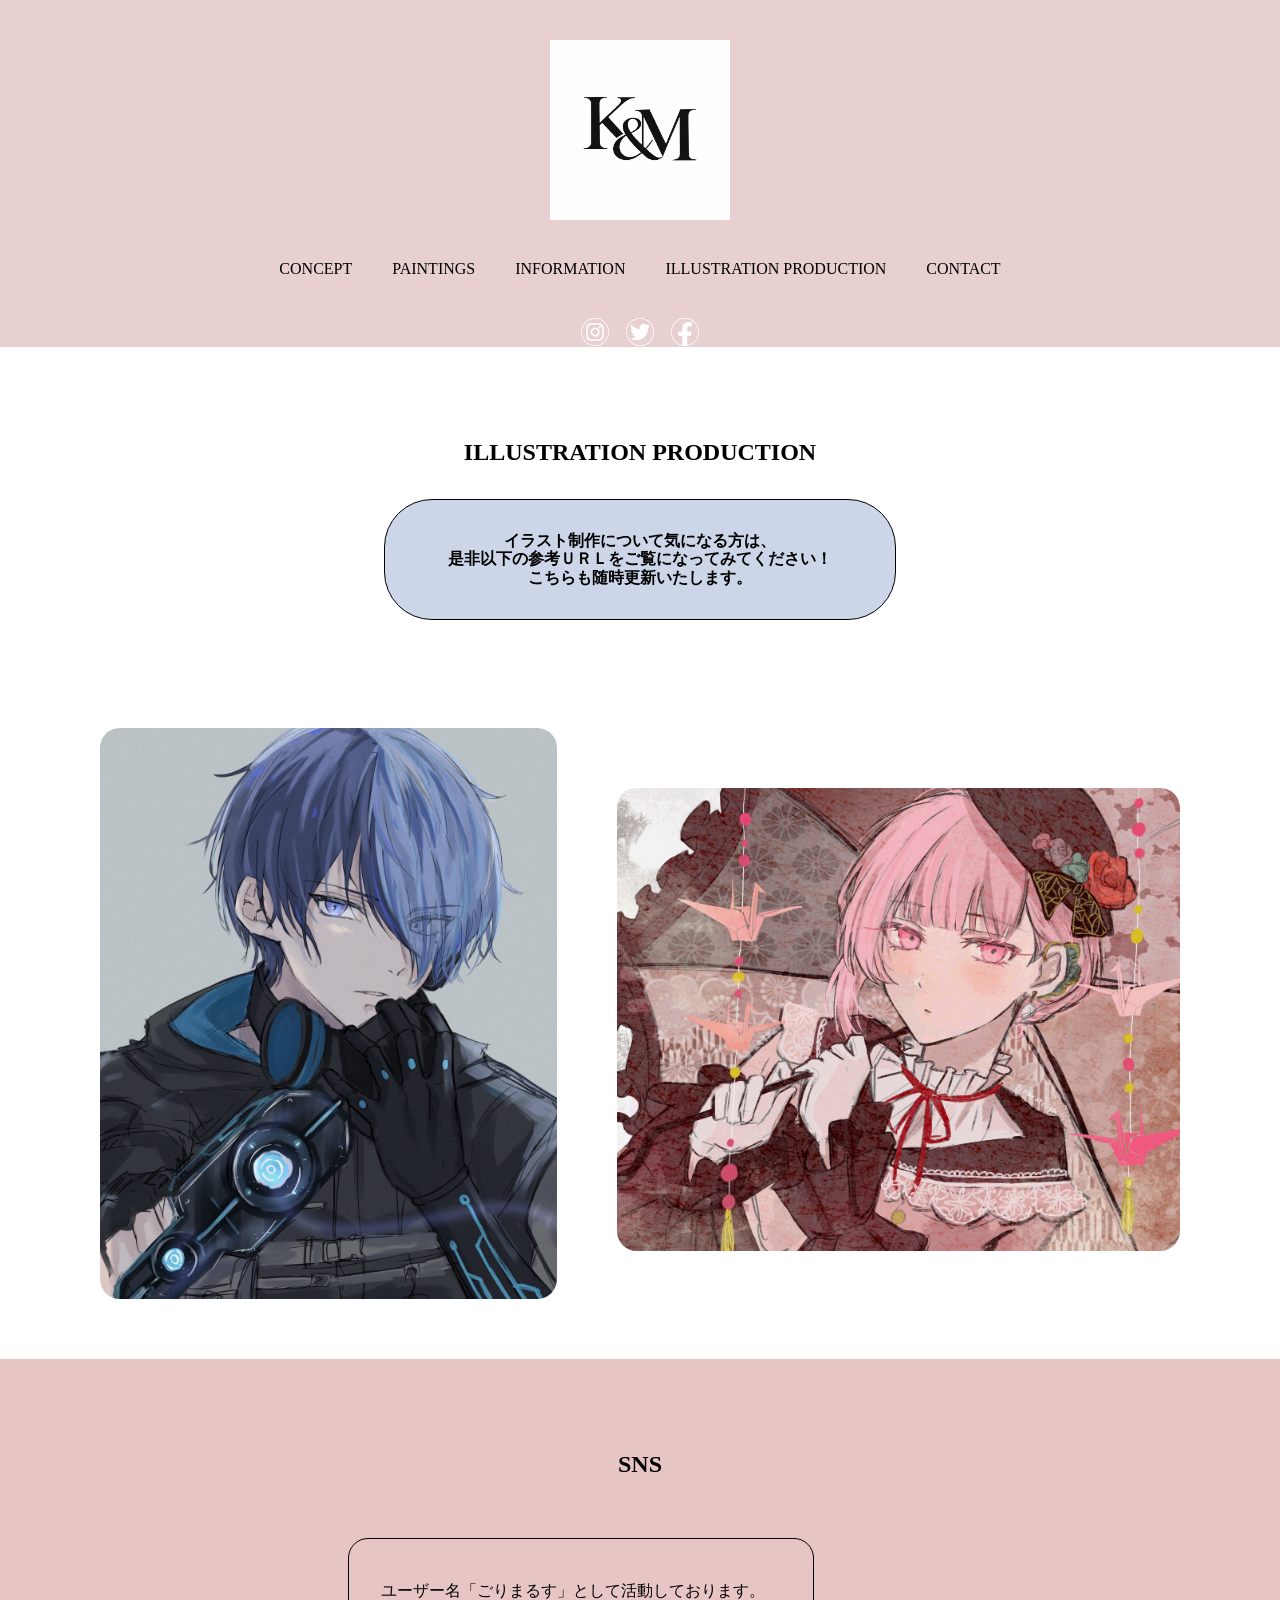
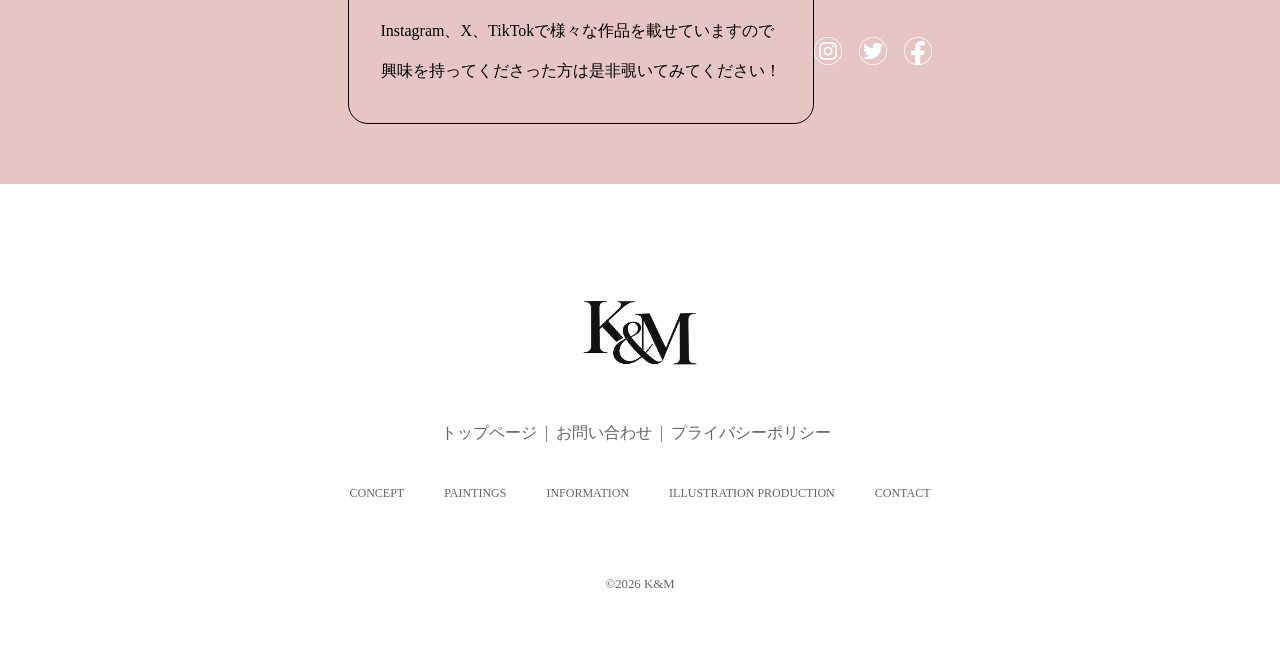
<file: production.html>
<!DOCTYPE html>
<html lang="ja">
<head>
    <meta charset="UTF-8">
    <title>K&M | Paintings</title>
    <meta name="description" content="ブランドページを通してWebページの基本構造、レイアウトの組み方を身につけましょう">
    <link rel="stylesheet" href="css/reset.css">
    <link rel="stylesheet" href="css/style.css">

</head>

<body>
<header class="header">
    <h1 class="header-logo">
        <img src="img/logo.png" alt="K&Mのロゴ">
    </h1>
    <nav class="header-nav">
        <ul class="nav-list">
            <li class="nav-item">
                <a href="index.html#concept" class="header-nav-link">CONCEPT</a>
            </li>
            <li class="nav-item">
                <a href="paintings.html" class="header-nav-link">PAINTINGS</a>
            </li>
            <li class="nav-item">
                <a href="info.html" class="header-nav-link">INFORMATION</a>
            </li>
            <li class="nav-item">
                <a href="production.html" class="header-nav-link">ILLUSTRATION PRODUCTION</a>
            </li>
            <li class="nav-item">
                <a href="contact.html" class="header-nav-link">CONTACT</a>
            </li>
        </ul>

    </nav>

    <div class="icon">
        <ul class="icon-list">
            <li class="icon-item">
                <a href="https://www.instagram.com/_tomatama.08?mdxt=cXhld29yd214OHlz" class="icon-link">
                    <img src="img/instagram_icon.png" alt="インスタのロゴ">
                </a>
            </li>
            <li class="icon-item">
                <a href="https://x.com/gorimarusu?s=11" class="icon-link">
                    <img src="img/twitter_icon.png" alt="Xのロゴ">
                </a>
            </li>
            <li class="icon-item">
                <a href="https://www.instagram.com/_tomatama.08?mdxt=cXhld29yd214OHlz" class="icon-link">
                    <img src="img/facebook_icon.png" alt="インスタのロゴ">
                </a>
            </li>
        </ul>
    </div>
</header>

    <section class="link section-wrap">
        <div class="section-inner">
            <h2 class="section-ttl">
                ILLUSTRATION PRODUCTION
            </h2>

            <div class="link-content">
                <p class="link-txt">
                    イラスト制作について気になる方は、<br>
                    是非以下の参考ＵＲＬをご覧になってみてください！<br>
                    こちらも随時更新いたします。
                </p>
            </div>

            <div class="contact-img-wrap">
                    <div class="contact-img-box">
                        <img src="img/item05.jpg" alt="コンセプトイメージ" class="contact-img">
                    </div>
                    <div class="contact-img-box">
                        <img src="img/item17.jpg" alt="コンセプトイメージ" class="contact-img">
                    </div>
                </div>
            
        </div>
    </section>


    <section class="SNS section-wrap">
        <div class="section-inner">
            <h2 class="section-ttl">SNS</h2>
            <div class="SNS-wrap">
                <div class="SNS-txt">
                    <p class="SNS-mg">
                        ユーザー名「ごりまるす」として活動しております。<br>
                        Instagram、X、TikTokで様々な作品を載せていますので<br>
                        興味を持ってくださった方は是非覗いてみてください！
                    </p>
                </div>
                <div class="icon">
        <ul class="icon-list">
            <li class="icon-item">
                <a href="https://www.instagram.com/_tomatama.08?mdxt=cXhld29yd214OHlz" class="icon-link">
                    <img src="img/instagram_icon.png" alt="インスタのロゴ">
                </a>
            </li>
            <li class="icon-item">
                <a href="https://x.com/gorimarusu?s=11" class="icon-link">
                    <img src="img/twitter_icon.png" alt="Xのロゴ">
                </a>
            </li>
            <li class="icon-item">
                <a href="https://www.instagram.com/_tomatama.08?mdxt=cXhld29yd214OHlz" class="icon-link">
                    <img src="img/facebook_icon.png" alt="インスタのロゴ">
                </a>
            </li>
        </ul>
    </div>
            </div>
        </div>
    </section>
</main>

<footer class="footer">
    <div class="footer-logo">
        <img src="img/logo.png" alt="K&Mの画像">
    </div>
    <div class="footer-nav">
        <a href="index.html" class="footer-nav-item">トップページ</a> |
        <a href="contact.html" class="footer-nav-item">お問い合わせ</a> |
        <a href="privacy.html" class="footer-nav-item">プライバシーポリシー</a>
    </div>
    <ul class="footer-list nav-list">

            <li class="nav-item">
                <a href="index.html#concept" class="footer-nav-link">CONCEPT</a>
            </li>
            <li class="nav-item">
                <a href="paintings.html" class="footer-nav-link">PAINTINGS</a>
            </li>
            <li class="nav-item">
                <a href="info.html" class="footer-nav-link">INFORMATION</a>
            </li>
            <li class="nav-item">
                <a href="production.html" class="footer-nav-link">ILLUSTRATION PRODUCTION</a>
            </li>
            <li class="nav-item">
                <a href="contact.html" class="footer-nav-link">CONTACT</a>
            </li>
    </ul>
    <small class="footer-cr">&copy;2026 K&M</small>
</footer>

</html>
</file>
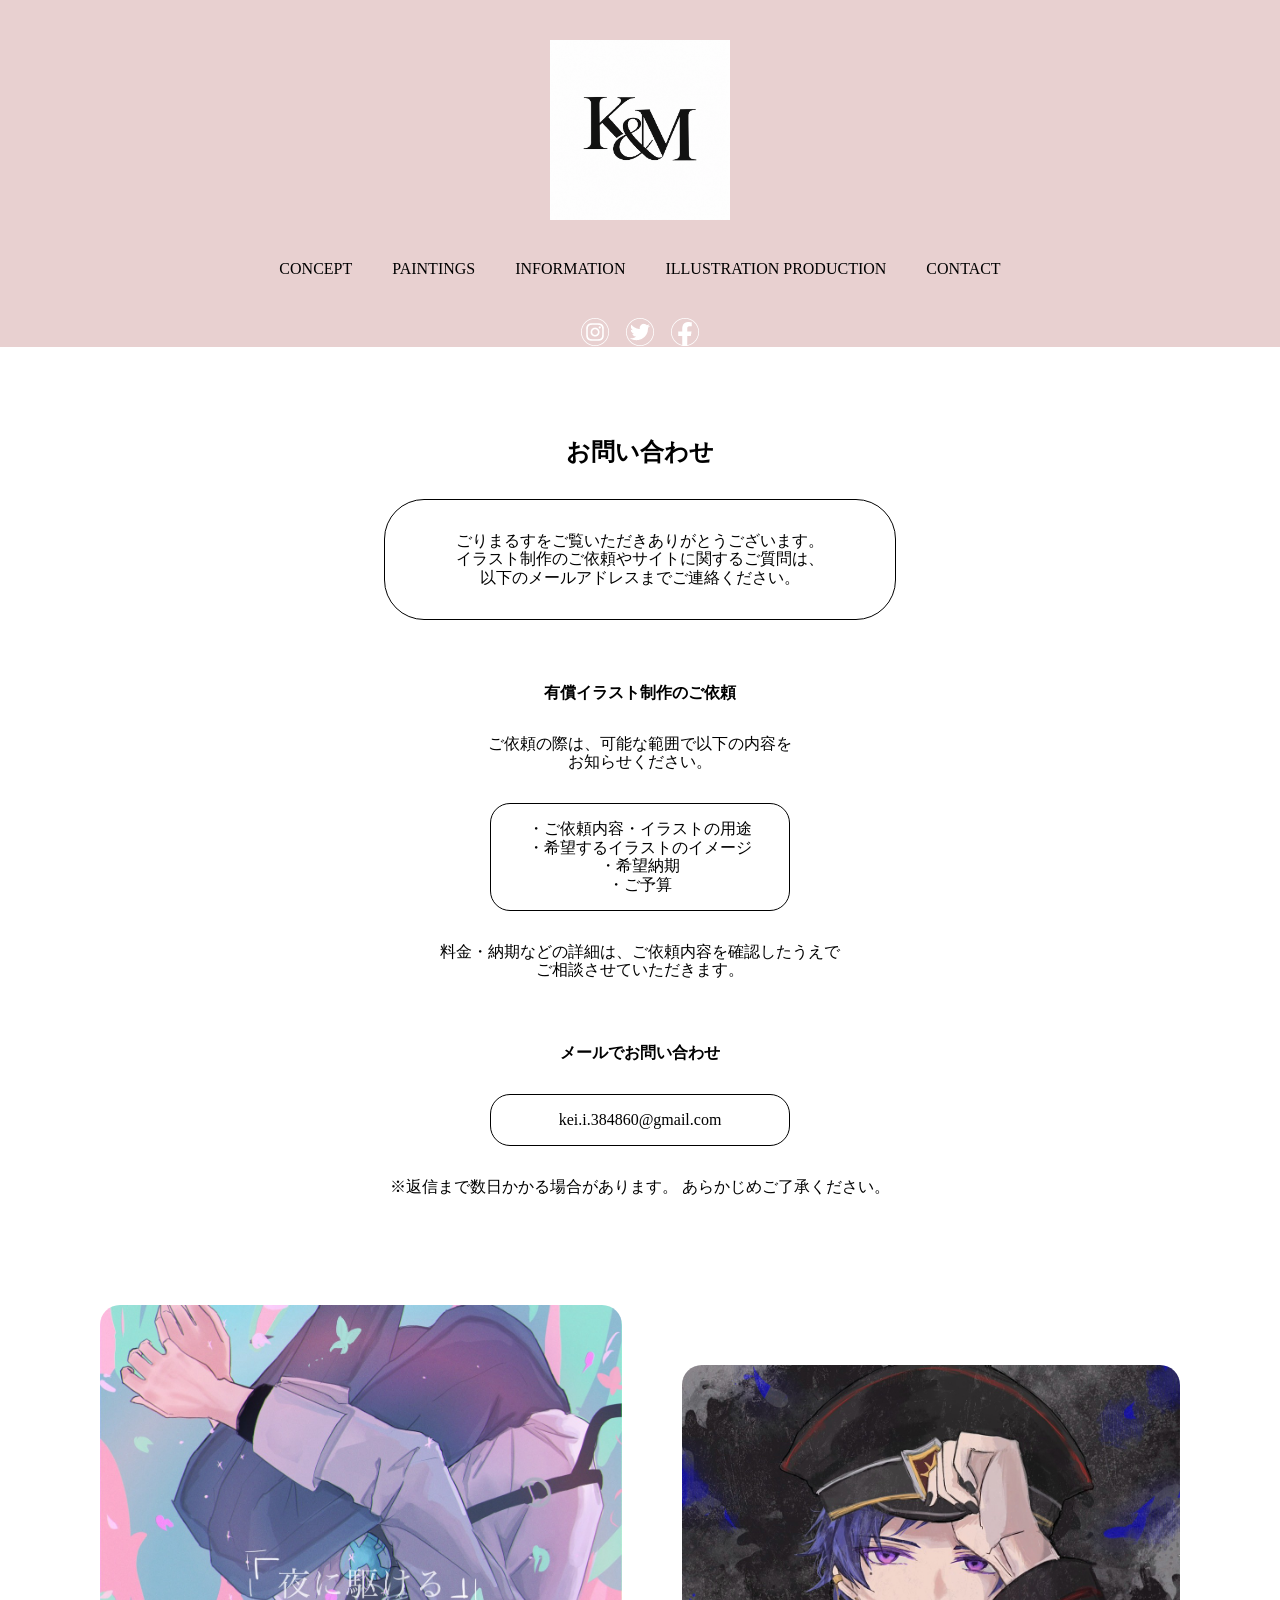
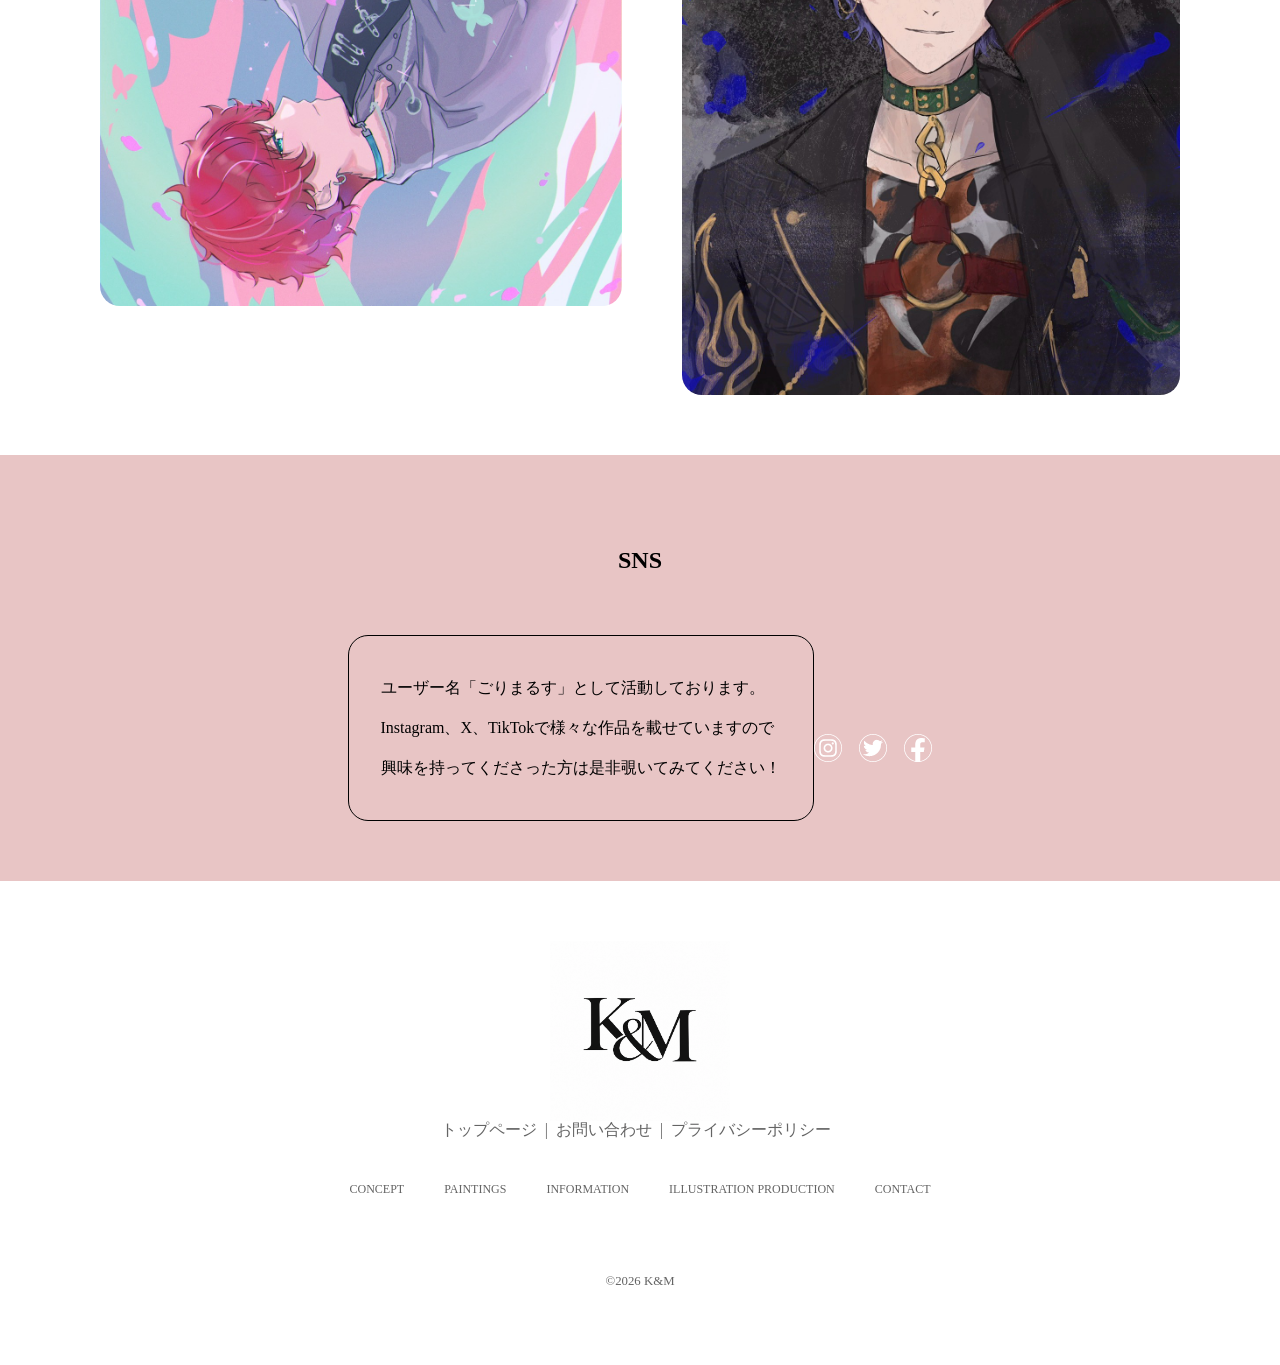
<file: src/contact.html>
<!DOCTYPE html>
<html lang="ja">
<head>
    <meta charset="UTF-8">
    <title>K&M | contact</title>
    <meta name="description" content="イラストレーター「ごりまるす」の作品を是非ご覧ください！また、イラスト制作に役立つ記事もたくさん載せていますので是非参考にしてください！">
    <link rel="stylesheet" href="css/reset.css">
    <link rel="stylesheet" href="css/style.css">

</head>
<body>

    <header class="header">
    <h1 class="header-logo">
        <img src="img/logo.png" alt="K&Mのロゴ">
    </h1>
    <nav class="header-nav">
        <ul class="nav-list">
            <li class="nav-item">
                <a href="index.html#concept" class="header-nav-link">CONCEPT</a>
            </li>
            <li class="nav-item">
                <a href="paintings.html" class="header-nav-link">PAINTINGS</a>
            </li>
            <li class="nav-item">
                <a href="info.html" class="header-nav-link">INFORMATION</a>
            </li>
            <li class="nav-item">
                <a href="production.html" class="header-nav-link">ILLUSTRATION PRODUCTION</a>
            </li>
            <li class="nav-item">
                <a href="contact.html" class="header-nav-link">CONTACT</a>
            </li>
        </ul>

    </nav>
    <div class="icon">
        <ul class="icon-list">
            <li class="icon-item">
                <a href="https://www.instagram.com/_tomatama.08?mdxt=cXhld29yd214OHlz" class="icon-link">
                    <img src="img/instagram_icon.png" alt="インスタのロゴ">
                </a>
            </li>
            <li class="icon-item">
                <a href="https://x.com/gorimarusu?s=11" class="icon-link">
                    <img src="img/twitter_icon.png" alt="Xのロゴ">
                </a>
            </li>
            <li class="icon-item">
                <a href="https://www.instagram.com/_tomatama.08?mdxt=cXhld29yd214OHlz" class="icon-link">
                    <img src="img/facebook_icon.png" alt="インスタのロゴ">
                </a>
            </li>
        </ul>
    </div>
</header>


  <main>
    <section class="contact section-wrap">
        <div class="section-inner">
            <h1 class="section-ttl __contact">お問い合わせ</h1>
            <div class="contact-wrap">
                <p class="contact-txt">
                    ごりまるすをご覧いただきありがとうございます。<br>
                    イラスト制作のご依頼やサイトに関するご質問は、<br>
                    以下のメールアドレスまでご連絡ください。
                </p>
                
             <h2 class="content-ttl">
                有償イラスト制作のご依頼
             </h2>
                <p class="contact-content">
                    ご依頼の際は、可能な範囲で以下の内容を<br>
                    お知らせください。
                </p>

                     <ul class="contact-content-list">
                            <li class="contact-cotent-list-item">・ご依頼内容・イラストの用途</li>
                            <li class="contact-cotent-list-item">・希望するイラストのイメージ</li>
                            <li class="contact-cotent-list-item">・希望納期</li>
                            <li class="contact-cotent-list-item">・ご予算</li>
                    </ul>

                 <p class="contact-content">
                    料金・納期などの詳細は、ご依頼内容を確認したうえで<br>
                    ご相談させていただきます。
                </p>

            <h2 class="content-ttl">メールでお問い合わせ</h2>
                <p class="contact-mail">
                    <a href="mailto:kei.i.384860@gmail.com" class="contact-mail-link">
                        kei.i.384860@gmail.com
                    </a>
                 </p>

                 <p class="contact-content">
                     ※返信まで数日かかる場合があります。
                    あらかじめご了承ください。
                </p>

            </div>
            
                <div class="contact-img-wrap">
                    <div class="contact-img-box">
                        <img src="img/item07.jpg" alt="コンセプトイメージ" class="contact-img">
                    </div>
                    <div class="contact-img-box">
                        <img src="img/item14.jpg" alt="コンセプトイメージ" class="contact-img">
                    </div>
                </div>
            
            
    </section>
  </main>

    <section class="SNS section-wrap">
        <div class="section-inner">
            <h2 class="section-ttl">SNS</h2>
            <div class="SNS-wrap">
                <div class="SNS-txt">
                    <p class="SNS-mg">
                        ユーザー名「ごりまるす」として活動しております。<br>
                        Instagram、X、TikTokで様々な作品を載せていますので<br>
                        興味を持ってくださった方は是非覗いてみてください！
                    </p>
                </div>
                <div class="icon">
        <ul class="icon-list">
            <li class="icon-item">
                <a href="https://www.instagram.com/_tomatama.08?mdxt=cXhld29yd214OHlz" class="icon-link">
                    <img src="img/instagram_icon.png" alt="インスタのロゴ">
                </a>
            </li>
            <li class="icon-item">
                <a href="https://x.com/gorimarusu?s=11" class="icon-link">
                    <img src="img/twitter_icon.png" alt="Xのロゴ">
                </a>
            </li>
            <li class="icon-item">
                <a href="https://www.instagram.com/_tomatama.08?mdxt=cXhld29yd214OHlz" class="icon-link">
                    <img src="img/facebook_icon.png" alt="インスタのロゴ">
                </a>
            </li>
        </ul>
    </div>
            </div>
        </div>
    
        </div>
    </section>
</main>

<footer class="footer">
    <div class="footer-logo">
        <img src="img/logo.png" alt="K&Mの画像">
    </div>
 
        
     <div class="footer-nav">
        <a href="index.html" class="footer-nav-item">トップページ</a> |
        <a href="contact.html" class="footer-nav-item">お問い合わせ</a> |
        <a href="privacy.html" class="footer-nav-item">プライバシーポリシー</a>
    </div>
    <ul class="footer-list nav-list">

            <li class="nav-item">
                <a href="index.html#concept" class="footer-nav-link">CONCEPT</a>
            </li>
            <li class="nav-item">
                <a href="paintings.html" class="footer-nav-link">PAINTINGS</a>
            </li>
            <li class="nav-item">
                <a href="info.html" class="footer-nav-link">INFORMATION</a>
            </li>
            <li class="nav-item">
                <a href="production.html" class="footer-nav-link">ILLUSTRATION PRODUCTION</a>
            </li>
            <li class="nav-item">
                <a href="contact.html" class="footer-nav-link">CONTACT</a>
            </li>
    </ul>
    <small class="footer-cr">&copy;2026 K&M</small>

  </footer>
</body>
</html>
</file>
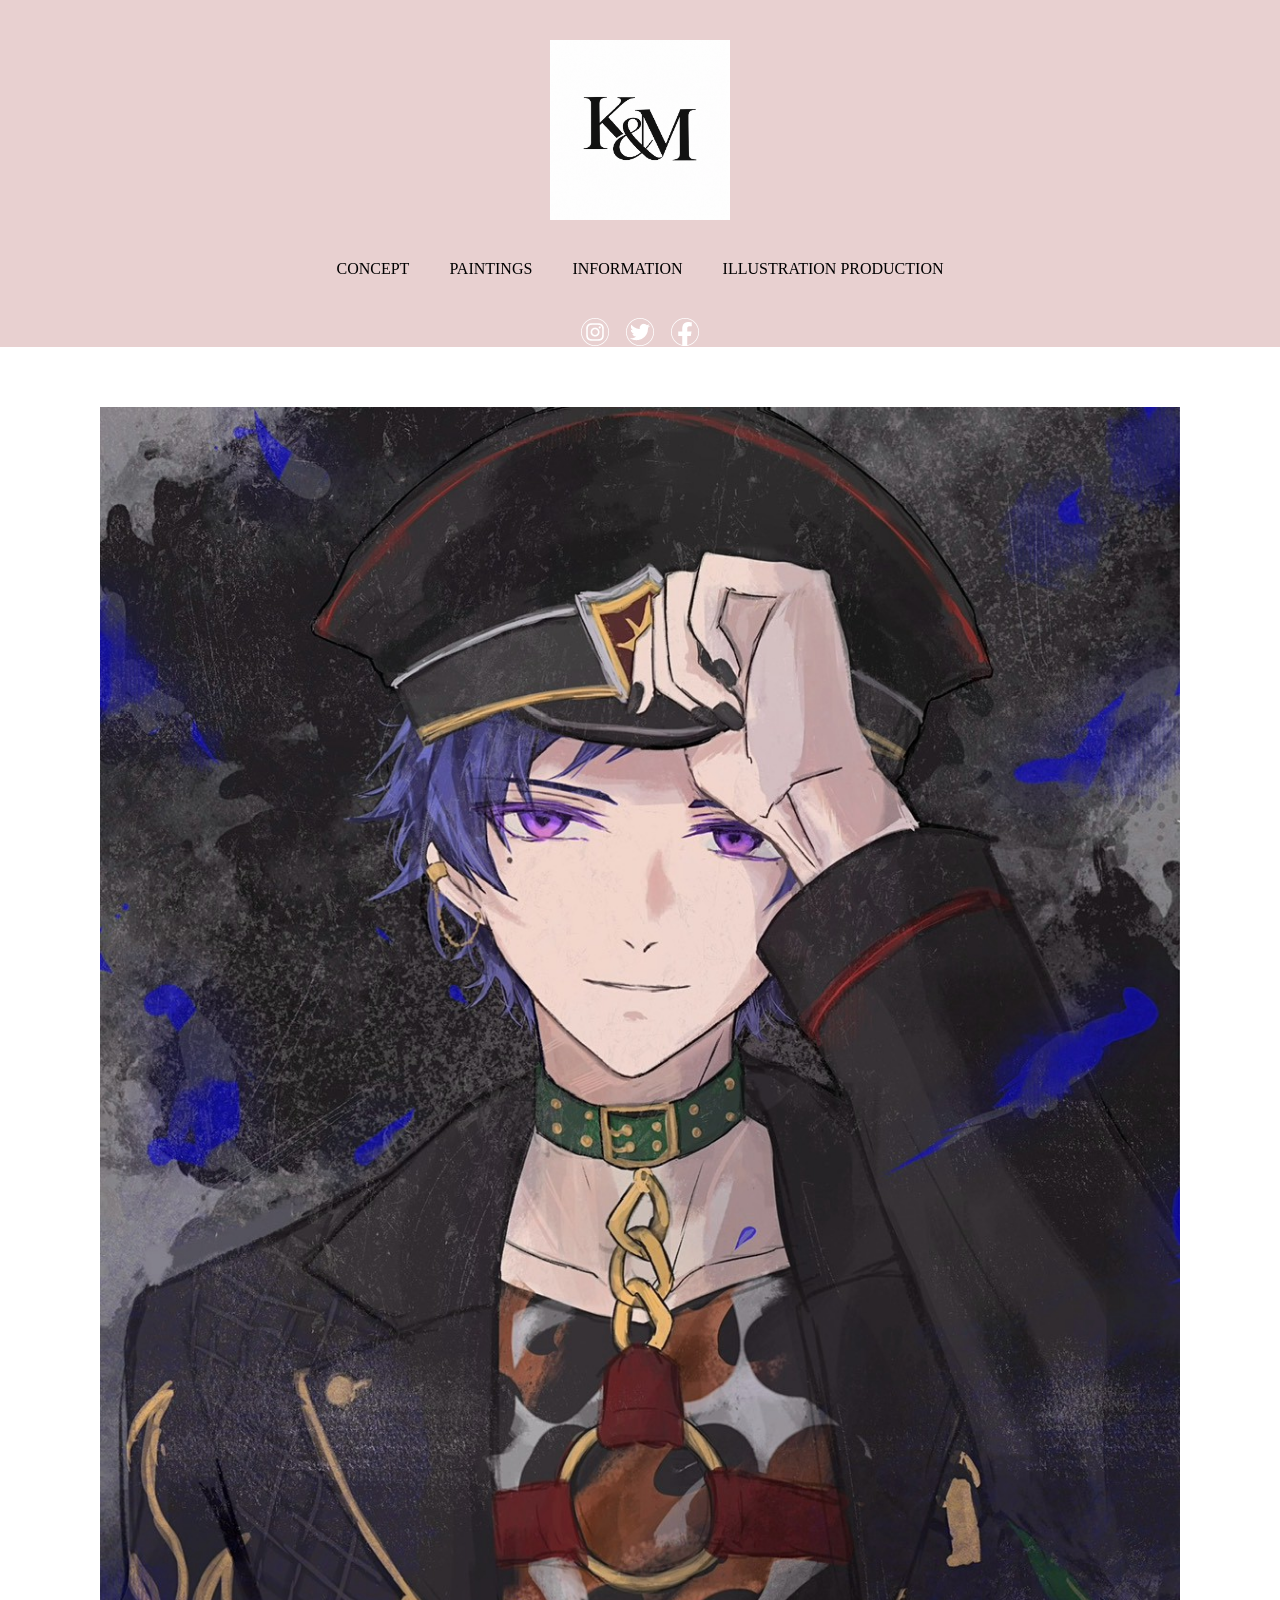
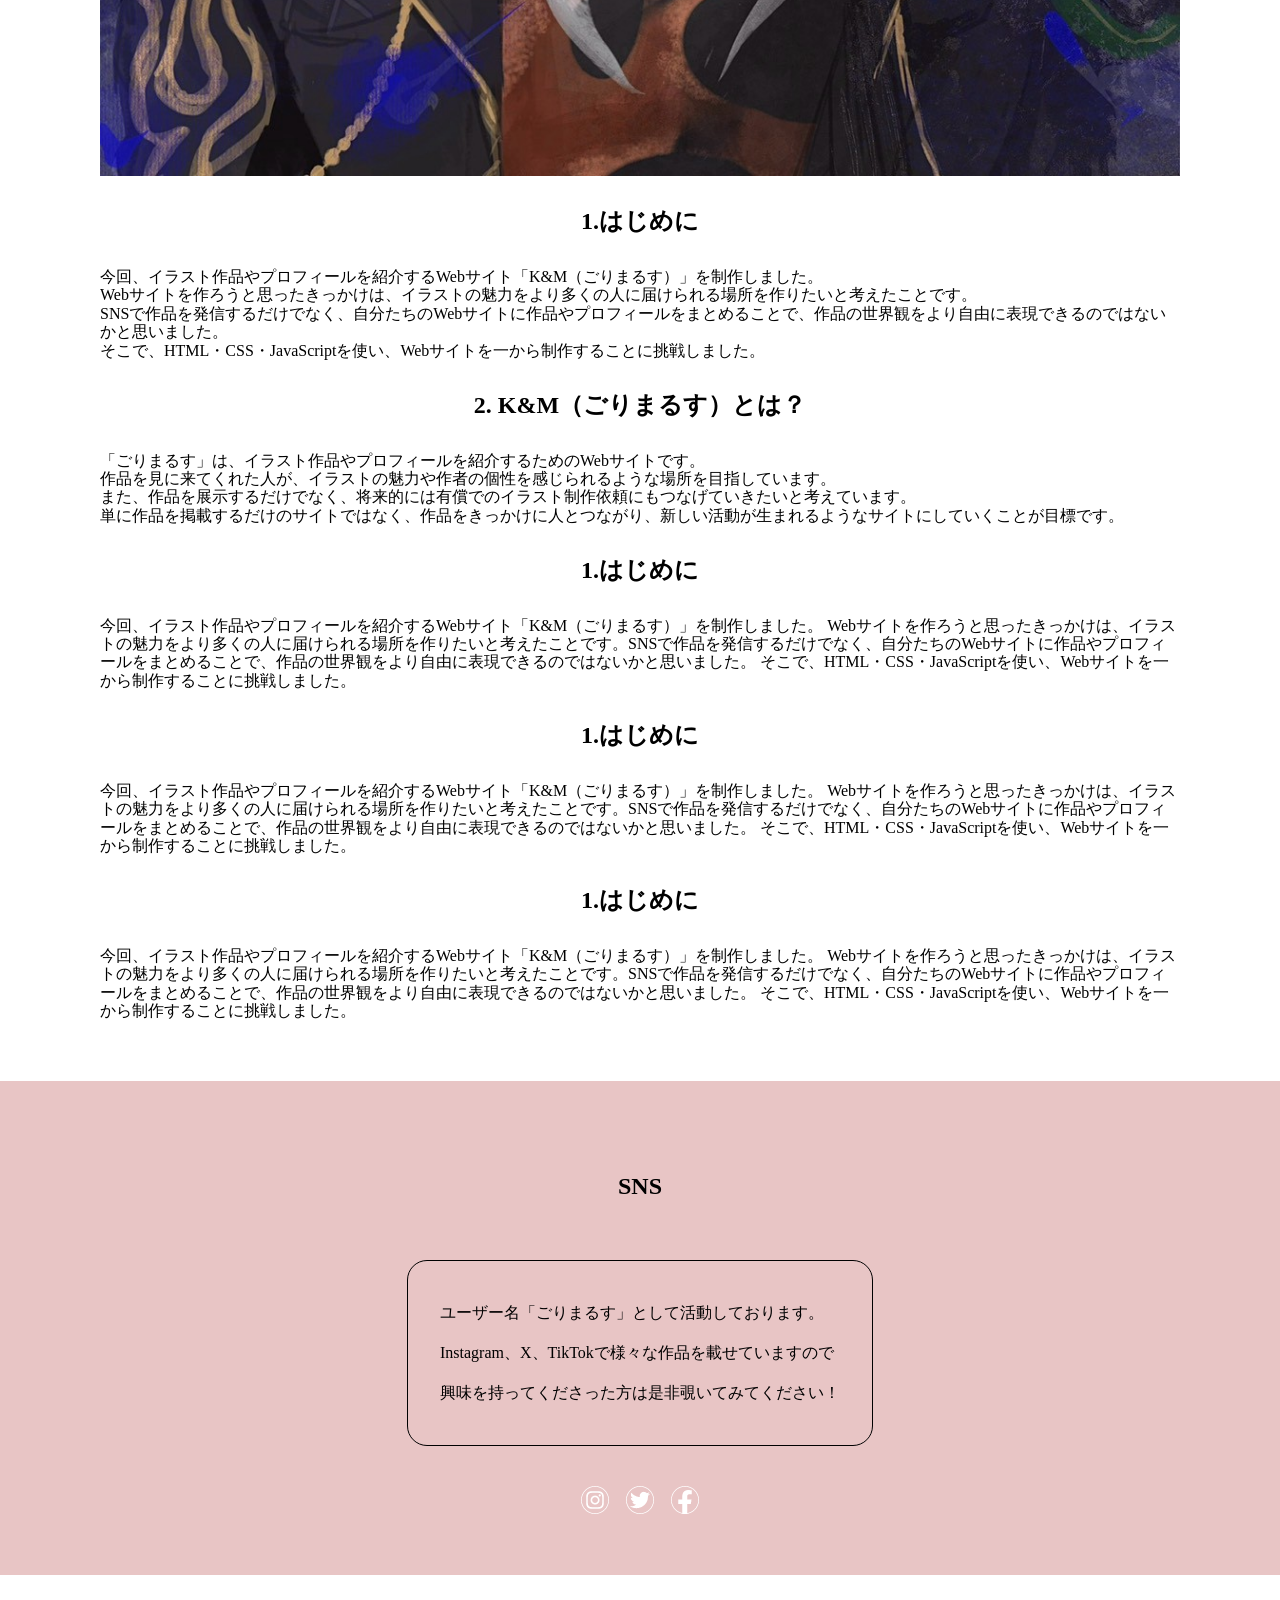
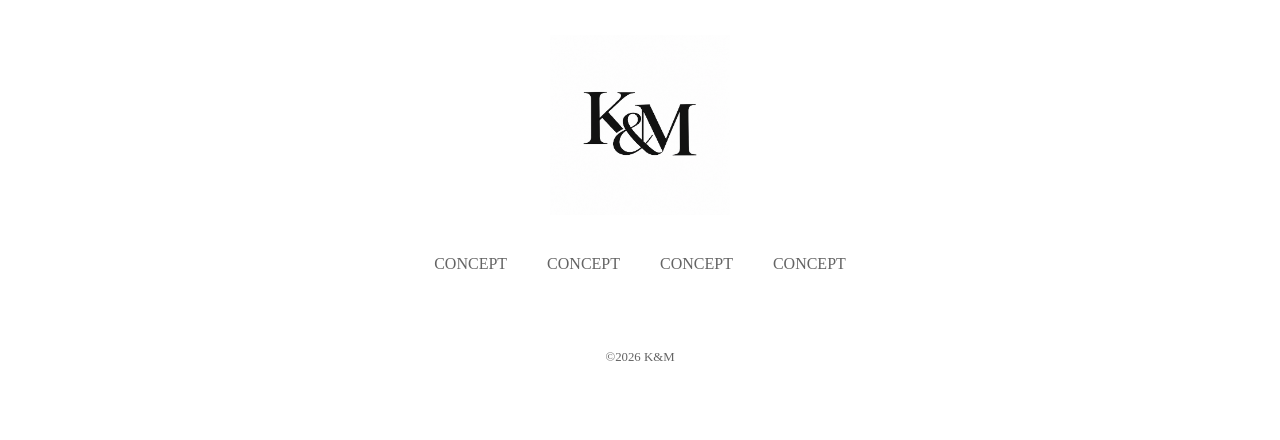
<file: src/info-single-1.html>
<!DOCTYPE html>
<html lang="ja">
<head>
    <meta charset="UTF-8">
    <title>K&M | Paintings</title>
    <meta name="description" content="イラストレーター「ごりまるす」の作品を是非ご覧ください！また、イラスト制作に役立つ記事もたくさん載せていますので是非参考にしてください！">
    <link rel="stylesheet" href="css/reset.css">
    <link rel="stylesheet" href="css/style.css">

</head>
<body>
    

<header class="header">
    <h1 class="header-logo">
        <img src="img/logo.png" alt="K&Mのロゴ">
    </h1>
    <nav class="header-nav">
        <ul class="nav-list">
            <li class="nav-item">
                <a href="index.html#concept" class="header-nav-link">CONCEPT</a>
            </li>
            <li class="nav-item">
                <a href="paintings.html" class="header-nav-link">PAINTINGS</a>
            </li>
            <li class="nav-item">
                <a href="job request.html" class="header-nav-link">INFORMATION</a>
            </li>
            <li class="nav-item">ILLUSTRATION PRODUCTION</li>
        </ul>

    </nav>

         <div class="icon">
        <ul class="icon-list">
            <li class="icon-item">
                <a href="https://www.instagram.com/_tomatama.08?mdxt=cXhld29yd214OHlz" class="icon-link">
                    <img src="img/instagram_icon.png" alt="インスタのロゴ">
                </a>
            </li>
            <li class="icon-item">
                <a href="https://x.com/gorimarusu?s=11" class="icon-link">
                    <img src="img/twitter_icon.png" alt="Xのロゴ">
                </a>
            </li>
            <li class="icon-item">
                <a href="https://www.instagram.com/_tomatama.08?mdxt=cXhld29yd214OHlz" class="icon-link">
                    <img src="img/facebook_icon.png" alt="インスタのロゴ">
                </a>
            </li>
        </ul>
    </div>
</header>

<main class="main">
   <section class="info-single section-wrap">
        <div class="section-inner">

            <div class="info-single-img-box">
                <a href="img/item14.jpg" class="info-single-img-link">
                    <img src="img/item14.jpg" alt="">
                </a>
            </div>
        <h2 class="section-ttl __info-single">1.はじめに</h2>
            <div class="info-single-content">
                <p class="info-single-txt">
                    今回、イラスト作品やプロフィールを紹介するWebサイト「K&M（ごりまるす）」を制作しました。<br>
                    Webサイトを作ろうと思ったきっかけは、イラストの魅力をより多くの人に届けられる場所を作りたいと考えたことです。<br>
                    SNSで作品を発信するだけでなく、自分たちのWebサイトに作品やプロフィールをまとめることで、作品の世界観をより自由に表現できるのではないかと思いました。<br>
                    そこで、HTML・CSS・JavaScriptを使い、Webサイトを一から制作することに挑戦しました。
                </p>
            </div>
        <h2 class="section-ttl __info-single">2. K&M（ごりまるす）とは？</h2>
            <div class="info-single-content">
                <p class="info-single-txt">
                    「ごりまるす」は、イラスト作品やプロフィールを紹介するためのWebサイトです。<br>
                    作品を見に来てくれた人が、イラストの魅力や作者の個性を感じられるような場所を目指しています。<br>
                    また、作品を展示するだけでなく、将来的には有償でのイラスト制作依頼にもつなげていきたいと考えています。<br>
                    単に作品を掲載するだけのサイトではなく、作品をきっかけに人とつながり、新しい活動が生まれるようなサイトにしていくことが目標です。<br>
                </p>
            </div>
        <h2 class="section-ttl __info-single">1.はじめに</h2>
            <div class="info-single-content">
                <p class="info-single-txt">
                    今回、イラスト作品やプロフィールを紹介するWebサイト「K&M（ごりまるす）」を制作しました。
                    Webサイトを作ろうと思ったきっかけは、イラストの魅力をより多くの人に届けられる場所を作りたいと考えたことです。SNSで作品を発信するだけでなく、自分たちのWebサイトに作品やプロフィールをまとめることで、作品の世界観をより自由に表現できるのではないかと思いました。
                    そこで、HTML・CSS・JavaScriptを使い、Webサイトを一から制作することに挑戦しました。
                </p>
            </div>
        <h2 class="section-ttl __info-single">1.はじめに</h2>
            <div class="info-single-content">
                <p class="info-single-txt">
                    今回、イラスト作品やプロフィールを紹介するWebサイト「K&M（ごりまるす）」を制作しました。
                    Webサイトを作ろうと思ったきっかけは、イラストの魅力をより多くの人に届けられる場所を作りたいと考えたことです。SNSで作品を発信するだけでなく、自分たちのWebサイトに作品やプロフィールをまとめることで、作品の世界観をより自由に表現できるのではないかと思いました。
                    そこで、HTML・CSS・JavaScriptを使い、Webサイトを一から制作することに挑戦しました。
                </p>
            </div>
        <h2 class="section-ttl __info-single">1.はじめに</h2>
            <div class="info-single-content">
                <p class="info-single-txt">
                    今回、イラスト作品やプロフィールを紹介するWebサイト「K&M（ごりまるす）」を制作しました。
                    Webサイトを作ろうと思ったきっかけは、イラストの魅力をより多くの人に届けられる場所を作りたいと考えたことです。SNSで作品を発信するだけでなく、自分たちのWebサイトに作品やプロフィールをまとめることで、作品の世界観をより自由に表現できるのではないかと思いました。
                    そこで、HTML・CSS・JavaScriptを使い、Webサイトを一から制作することに挑戦しました。
                </p>
            </div>
            
        </div>
    </section>

    <section class="SNS section-wrap">
        <div class="section-inner">
            <h2 class="section-ttl __SNS">SNS</h2>
            <div class="SNS-wrap">
                <div class="SNS-txt">
                    <p class="SNS-mg">
                        ユーザー名「ごりまるす」として活動しております。<br>
                        Instagram、X、TikTokで様々な作品を載せていますので<br>
                        興味を持ってくださった方は是非覗いてみてください！
                    </p>
                </div>

            </div>
        </div>  <div class="icon">
        <ul class="icon-list">
            <li class="icon-item">
                <a href="https://www.instagram.com/_tomatama.08?mdxt=cXhld29yd214OHlz" class="icon-link">
                    <img src="img/instagram_icon.png" alt="インスタのロゴ">
                </a>
            </li>
            <li class="icon-item">
                <a href="https://x.com/gorimarusu?s=11" class="icon-link">
                    <img src="img/twitter_icon.png" alt="Xのロゴ">
                </a>
            </li>
            <li class="icon-item">
                <a href="https://www.instagram.com/_tomatama.08?mdxt=cXhld29yd214OHlz" class="icon-link">
                    <img src="img/facebook_icon.png" alt="インスタのロゴ">
                </a>
            </li>
        </ul>
    </div>
    </section>
    
</main>
<footer class="footer">
    <div class="footer-logo">
        <img src="img/logo.png" alt="">
    </div>
    <ul class="footer-list nav-list">
        <li class="nav-item">CONCEPT</li>
        <li class="nav-item">CONCEPT</li>
        <li class="nav-item">CONCEPT</li>
        <li class="nav-item">CONCEPT</li>
    </ul>

    <small class="footer-cr">&copy;2026 K&M</small>
</footer>
</body>
</file>
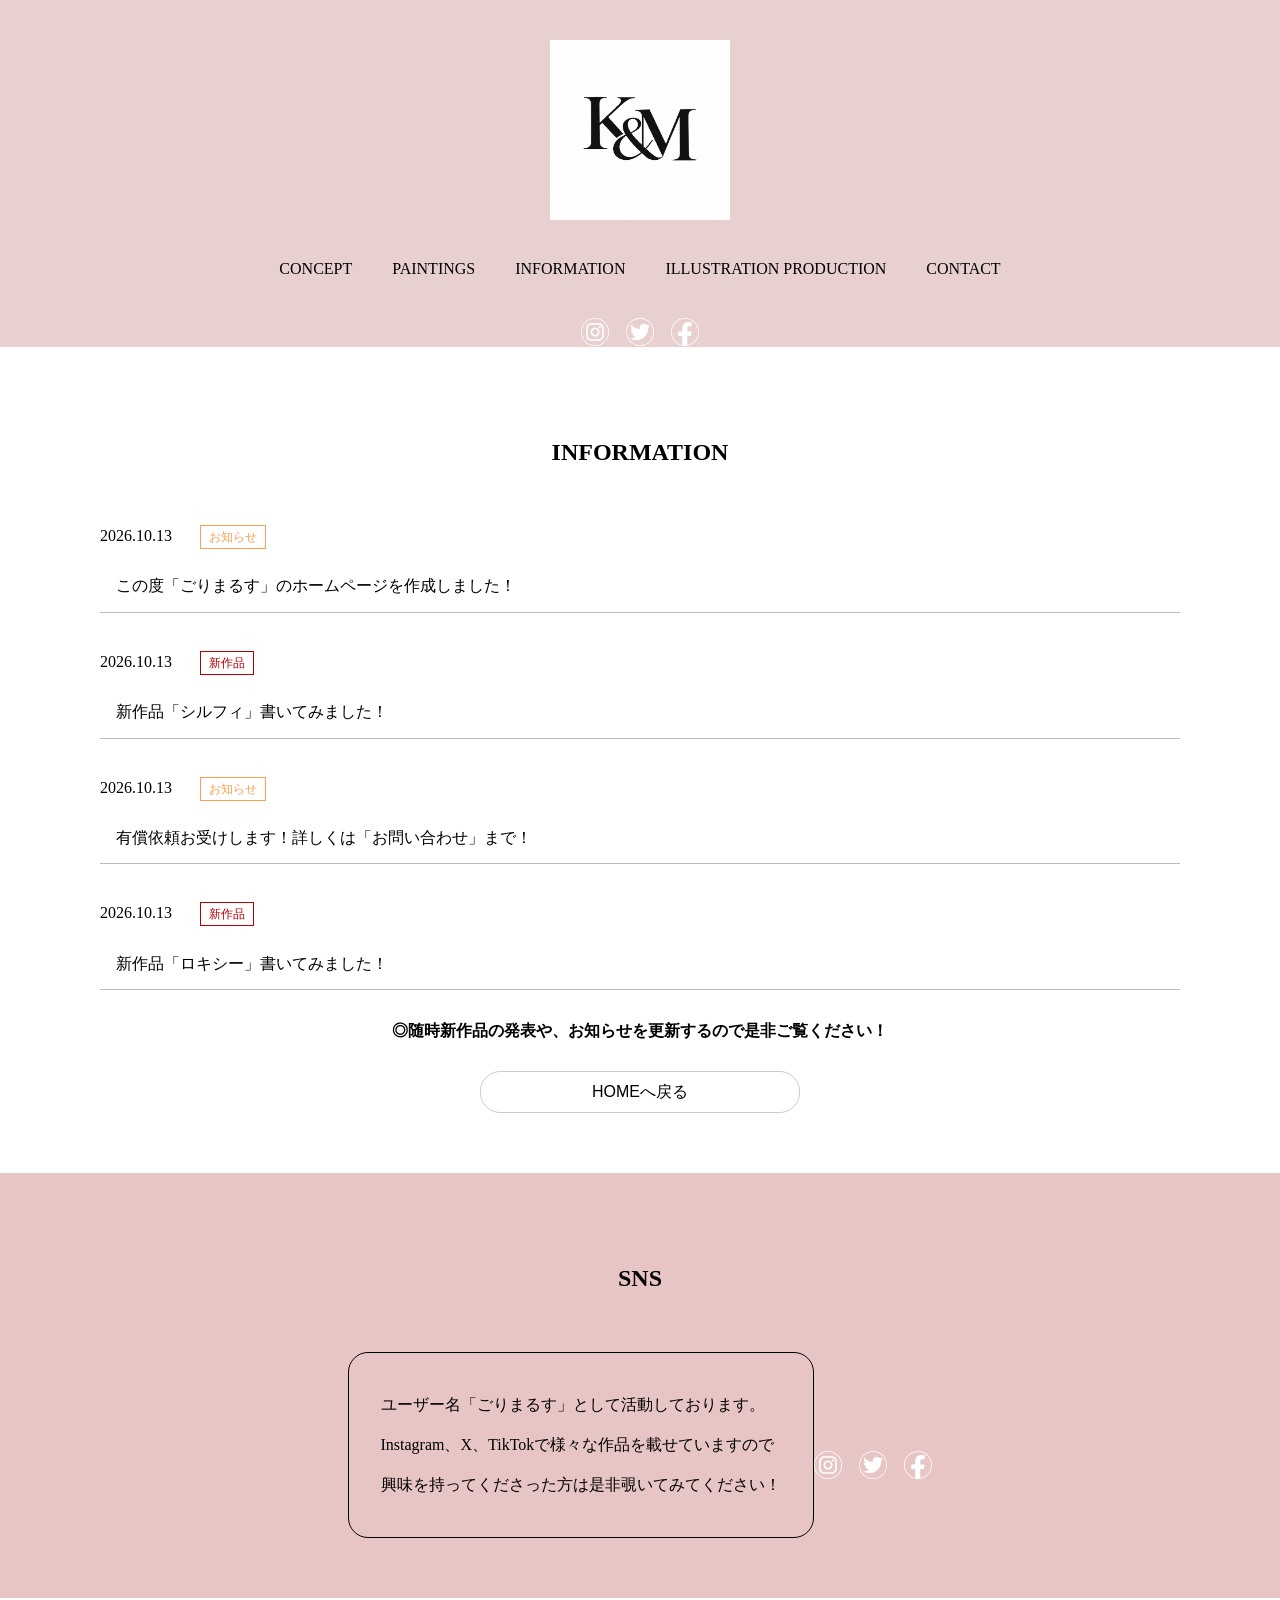
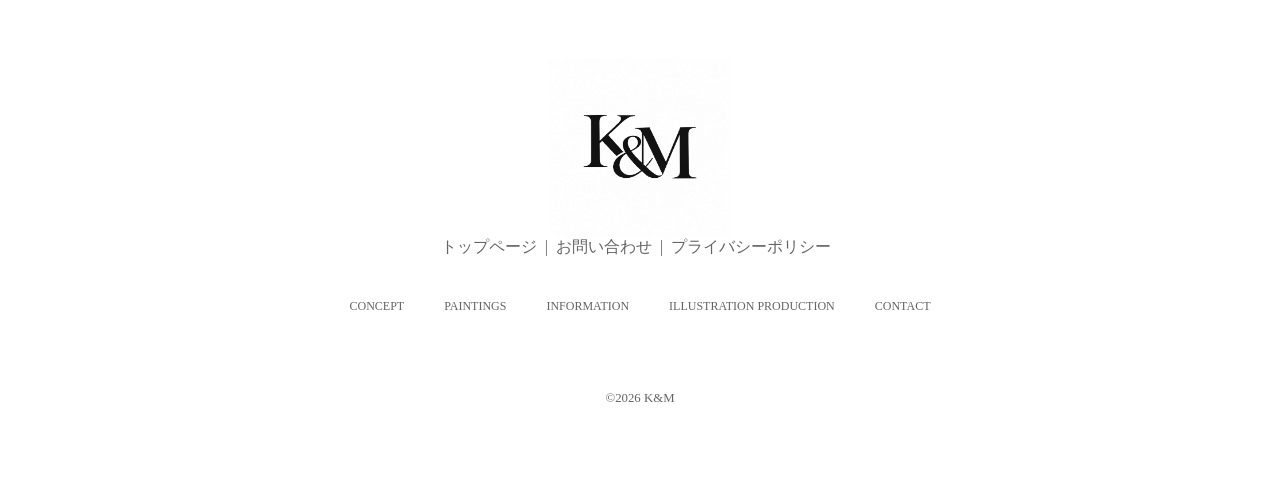
<file: src/info.html>
<!DOCTYPE html>
<html lang="ja">
<head>
    <meta charset="UTF-8">
    <title>K&M | Paintings</title>
    <meta name="description" content="イラストレーター「ごりまるす」の作品を是非ご覧ください！また、イラスト制作に役立つ記事もたくさん載せていますので是非参考にしてください！">
    <link rel="stylesheet" href="css/reset.css">
    <link rel="stylesheet" href="css/style.css">

</head>

<body>
<header class="header">
    <h1 class="header-logo">
        <img src="img/logo.png" alt="K&Mのロゴ">
    </h1>
     <nav class="header-nav">
        <ul class="nav-list">
            <li class="nav-item">
                <a href="index.html#concept" class="header-nav-link">CONCEPT</a>
            </li>
            <li class="nav-item">
                <a href="paintings.html" class="header-nav-link">PAINTINGS</a>
            </li>
            <li class="nav-item">
                <a href="info.html" class="header-nav-link">INFORMATION</a>
            </li>
            <li class="nav-item">
                <a href="production.html" class="header-nav-link">ILLUSTRATION PRODUCTION</a>
            </li>
            <li class="nav-item">
                <a href="contact.html" class="header-nav-link">CONTACT</a>
            </li>
        </ul>

    </nav>

    <div class="icon">
        <ul class="icon-list">
            <li class="icon-item">
                <a href="https://www.instagram.com/_tomatama.08?mdxt=cXhld29yd214OHlz" class="icon-link">
                    <img src="img/instagram_icon.png" alt="インスタのロゴ">
                </a>
            </li>
            <li class="icon-item">
                <a href="https://x.com/gorimarusu?s=11" class="icon-link">
                    <img src="img/twitter_icon.png" alt="Xのロゴ">
                </a>
            </li>
            <li class="icon-item">
                <a href="https://www.instagram.com/_tomatama.08?mdxt=cXhld29yd214OHlz" class="icon-link">
                    <img src="img/facebook_icon.png" alt="インスタのロゴ">
                </a>
            </li>
        </ul>
    </div>

</header>
    <section class="info section-wrap">
            <div class="section-inner">
                <h2 class="section-ttl __info">INFORMATION</h2>
                <ul class="info-list">
                    <li class="info-item">
                        <span class="info-data">2026.10.13</span>
                        <span class="info-tag __orange">お知らせ</span>

                        <p class="info-txt">
                            <a href="info-single.html" class="info-link">
                                この度「ごりまるす」のホームページを作成しました！
                            </a>
                        </p>

                    </li>
                    <li class="info-item">
                        <span class="info-data">2026.10.13</span>
                        <span class="info-tag __red">新作品</span>

                        <p class="info-txt">
                            <a href="img/item02.jpg" class="info-link">
                                新作品「シルフィ」書いてみました！
                            </a>
                        </p>

                    </li>
                    <li class="info-item">
                        <span class="info-data">2026.10.13</span>
                        <span class="info-tag __orange">お知らせ</span>

                        <p class="info-txt">
                            <a href="info-single.html" class="info-link">
                                有償依頼お受けします！詳しくは「お問い合わせ」まで！
                            </a>
                        </p>

                    </li>
                    <li class="info-item">
                        <span class="info-data">2026.10.13</span>
                        <span class="info-tag __red">新作品</span>

                        <p class="info-txt">
                            <a href="img/item17.jpg" class="info-link">
                                新作品「ロキシー」書いてみました！
                            </a>
                        </p>

                    </li>
                </ul>

                <div class="info-detail-content">
                    <p class="info-detail-content-txt">
                        ◎随時新作品の発表や、お知らせを更新するので是非ご覧ください！
                    </p>
                </div>
            </div>
        </div>
             <a href="index.html" class="info-btn">HOMEへ戻る</a>
    </section>

    <section class="SNS section-wrap">
        <div class="section-inner">
            <h2 class="section-ttl">SNS</h2>
            <div class="SNS-wrap">
                <div class="SNS-txt">
                    <p class="SNS-mg">
                        ユーザー名「ごりまるす」として活動しております。<br>
                        Instagram、X、TikTokで様々な作品を載せていますので<br>
                        興味を持ってくださった方は是非覗いてみてください！
                    </p>
                </div>
                <div class="icon">
        <ul class="icon-list">
            <li class="icon-item">
                <a href="https://www.instagram.com/_tomatama.08?mdxt=cXhld29yd214OHlz" class="icon-link">
                    <img src="img/instagram_icon.png" alt="インスタのロゴ">
                </a>
            </li>
            <li class="icon-item">
                <a href="https://x.com/gorimarusu?s=11" class="icon-link">
                    <img src="img/twitter_icon.png" alt="Xのロゴ">
                </a>
            </li>
            <li class="icon-item">
                <a href="https://www.instagram.com/_tomatama.08?mdxt=cXhld29yd214OHlz" class="icon-link">
                    <img src="img/facebook_icon.png" alt="インスタのロゴ">
                </a>
            </li>
        </ul>
    </div>
            </div>
        </div>
    </section>
</main>

<footer class="footer">
    <div class="footer-logo">
        <img src="img/logo.png" alt="K&Mの画像">
    </div>
    <div class="footer-nav">
        <a href="index.html" class="footer-nav-item">トップページ</a> |
        <a href="contact.html" class="footer-nav-item">お問い合わせ</a> |
        <a href="privacy.html" class="footer-nav-item">プライバシーポリシー</a>
    </div>
    <ul class="footer-list nav-list">

            <li class="nav-item">
                <a href="index.html#concept" class="footer-nav-link">CONCEPT</a>
            </li>
            <li class="nav-item">
                <a href="paintings.html" class="footer-nav-link">PAINTINGS</a>
            </li>
            <li class="nav-item">
                <a href="info.html" class="footer-nav-link">INFORMATION</a>
            </li>
            <li class="nav-item">
                <a href="production.html" class="footer-nav-link">ILLUSTRATION PRODUCTION</a>
            </li>
            <li class="nav-item">
                <a href="contact.html" class="footer-nav-link">CONTACT</a>
            </li>
    </ul>
    <small class="footer-cr">&copy;2026 K&M</small>
</footer>

</html>
</file>
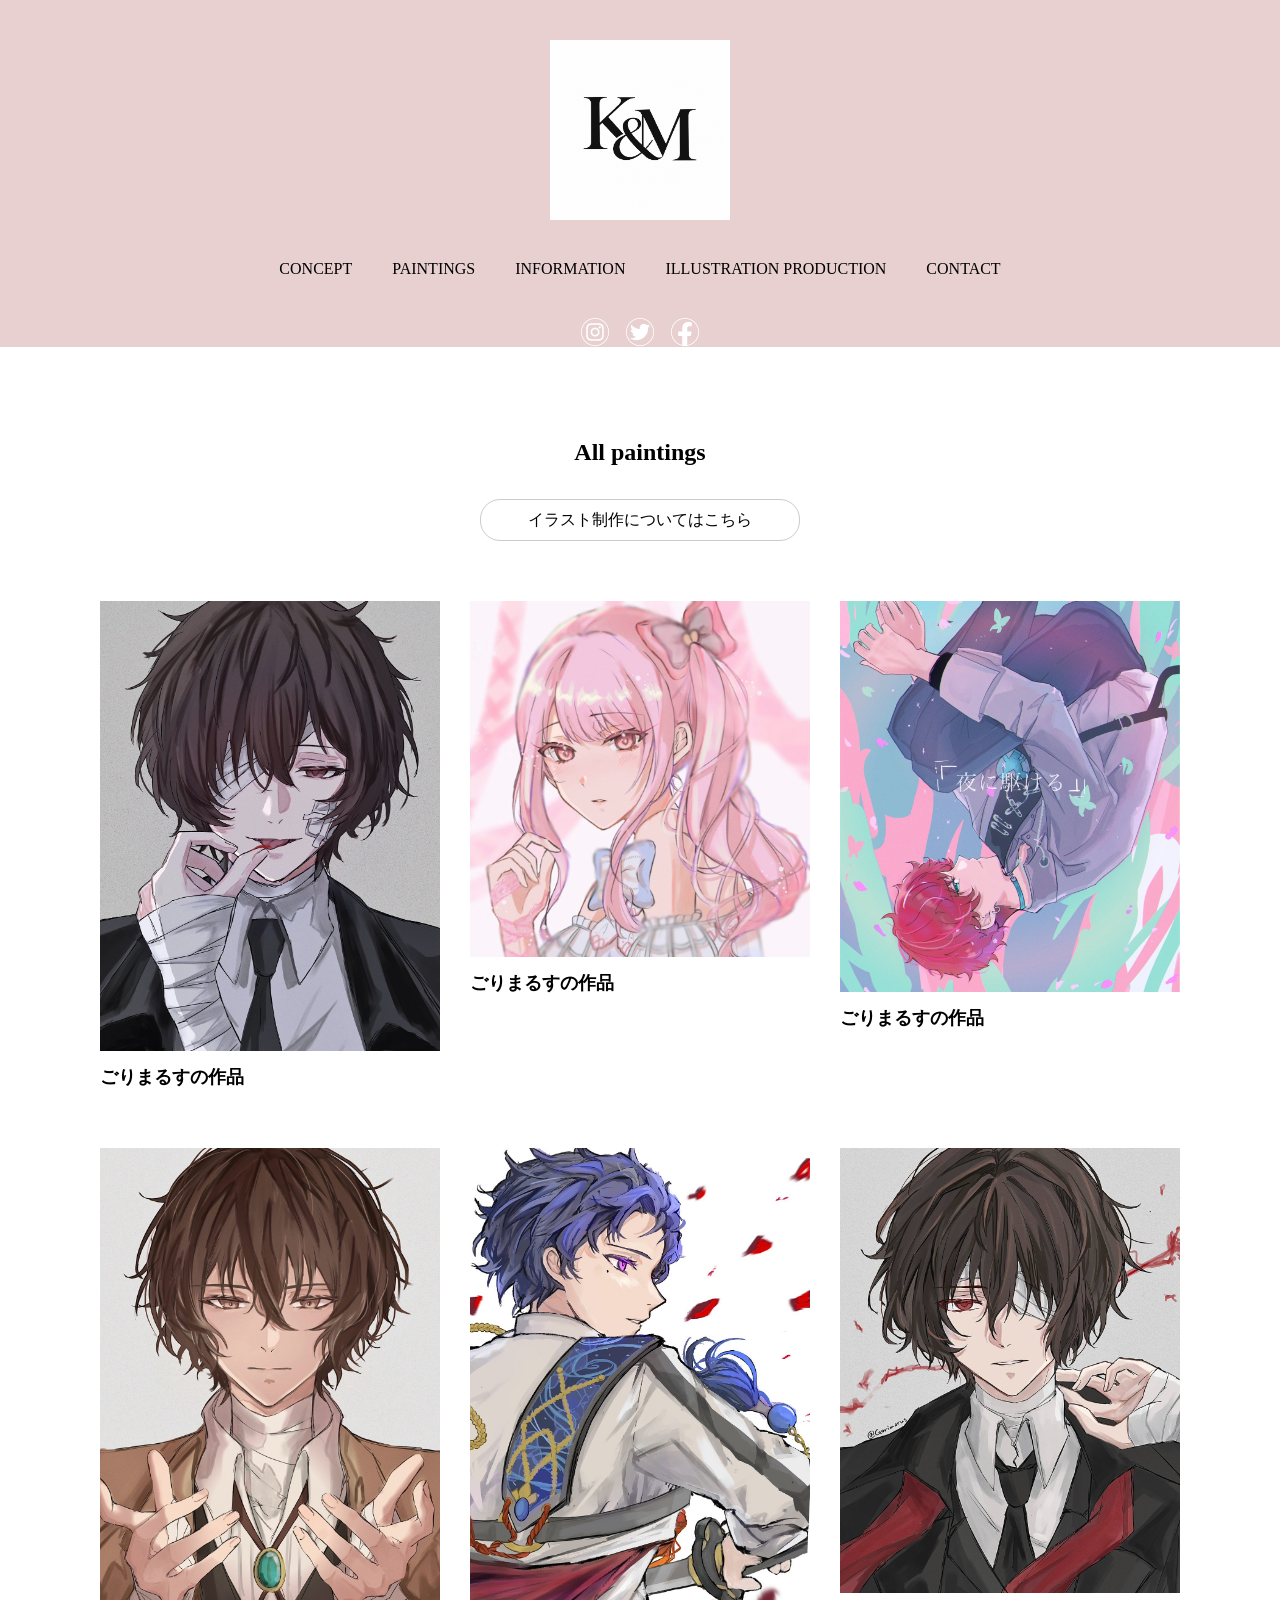
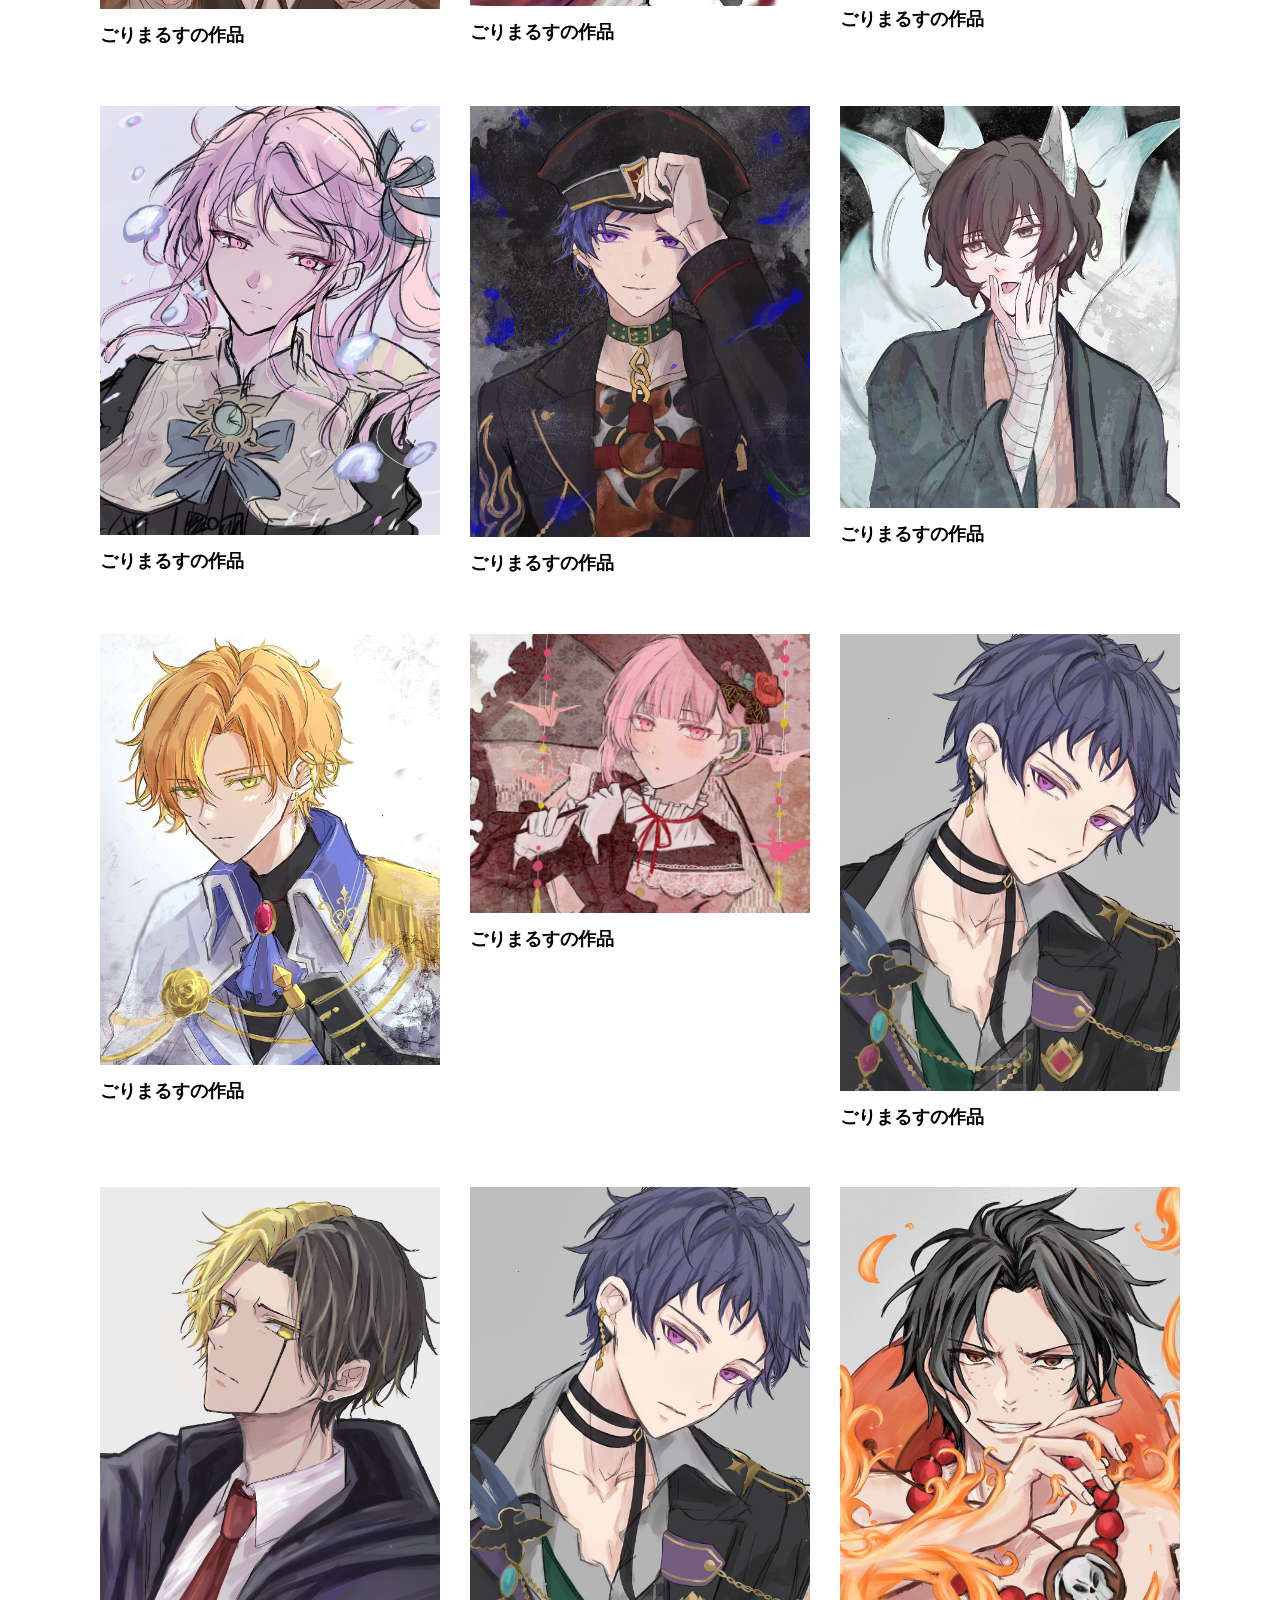
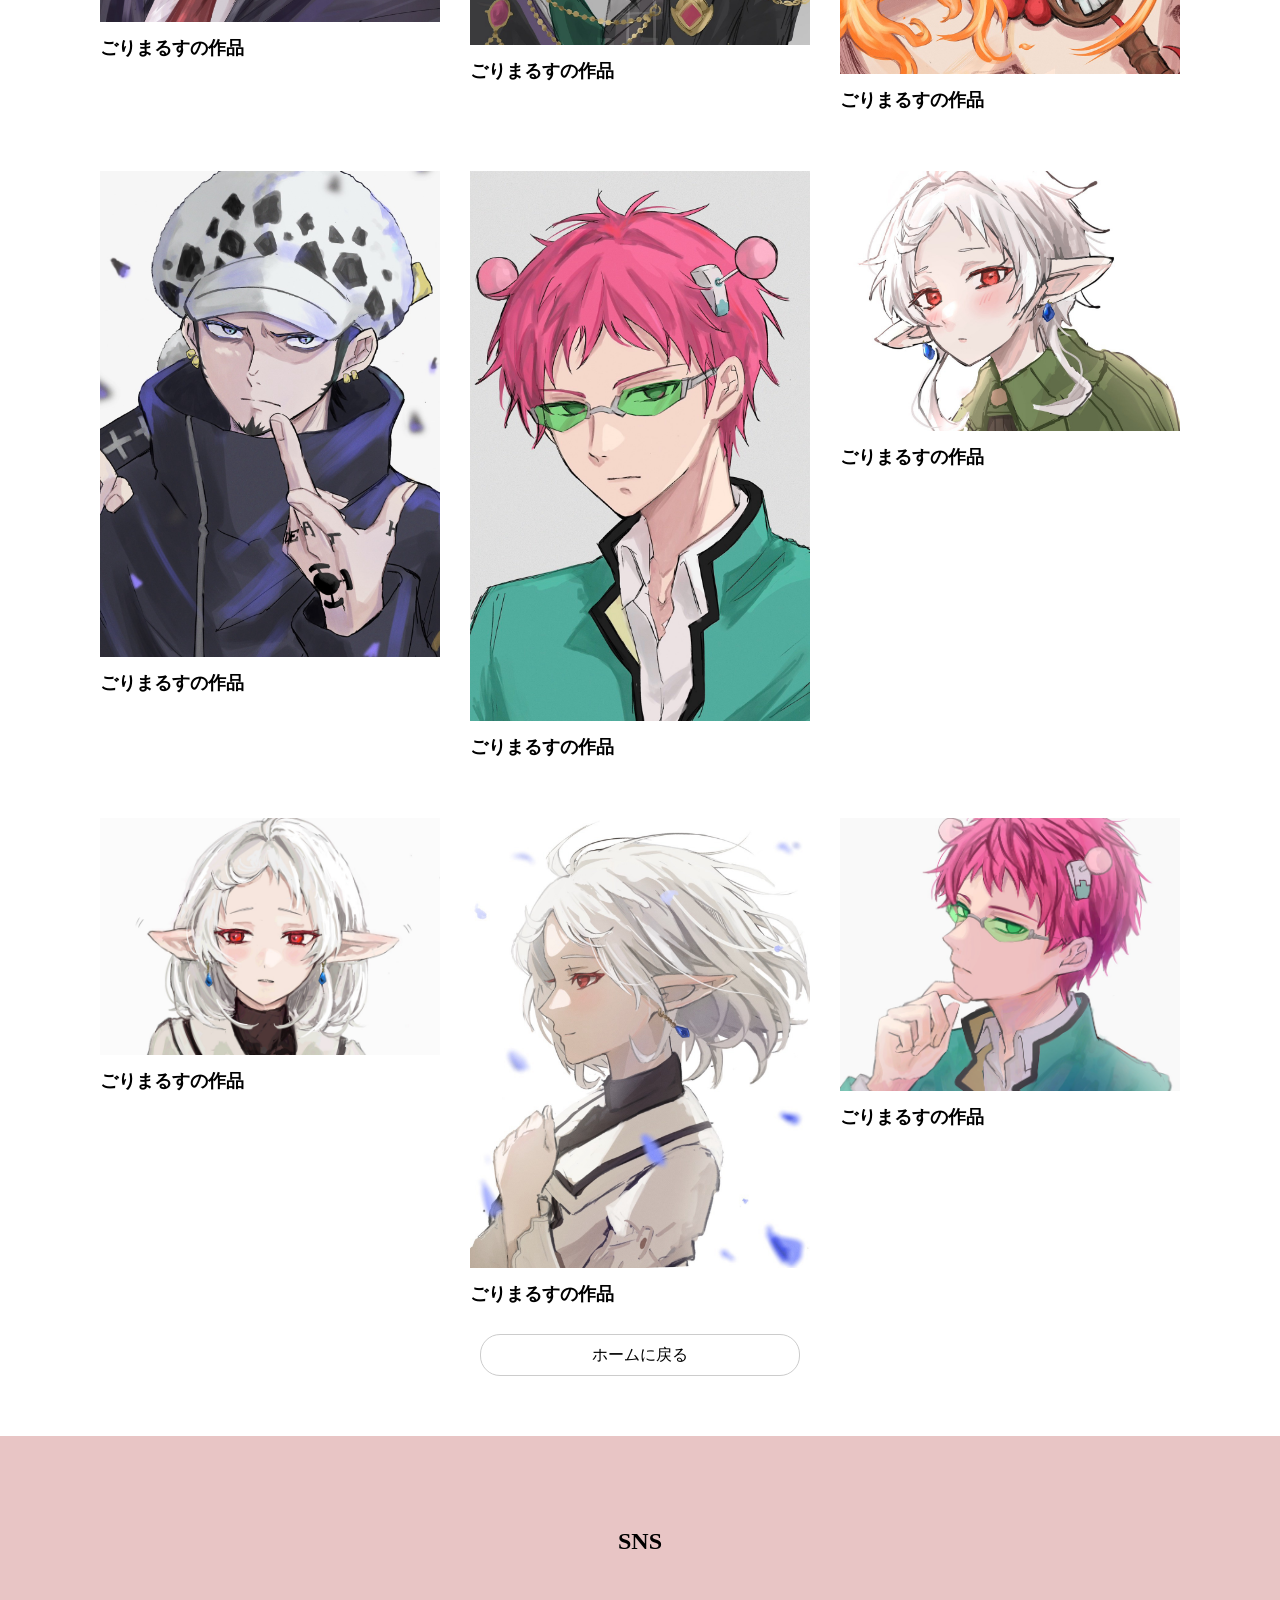
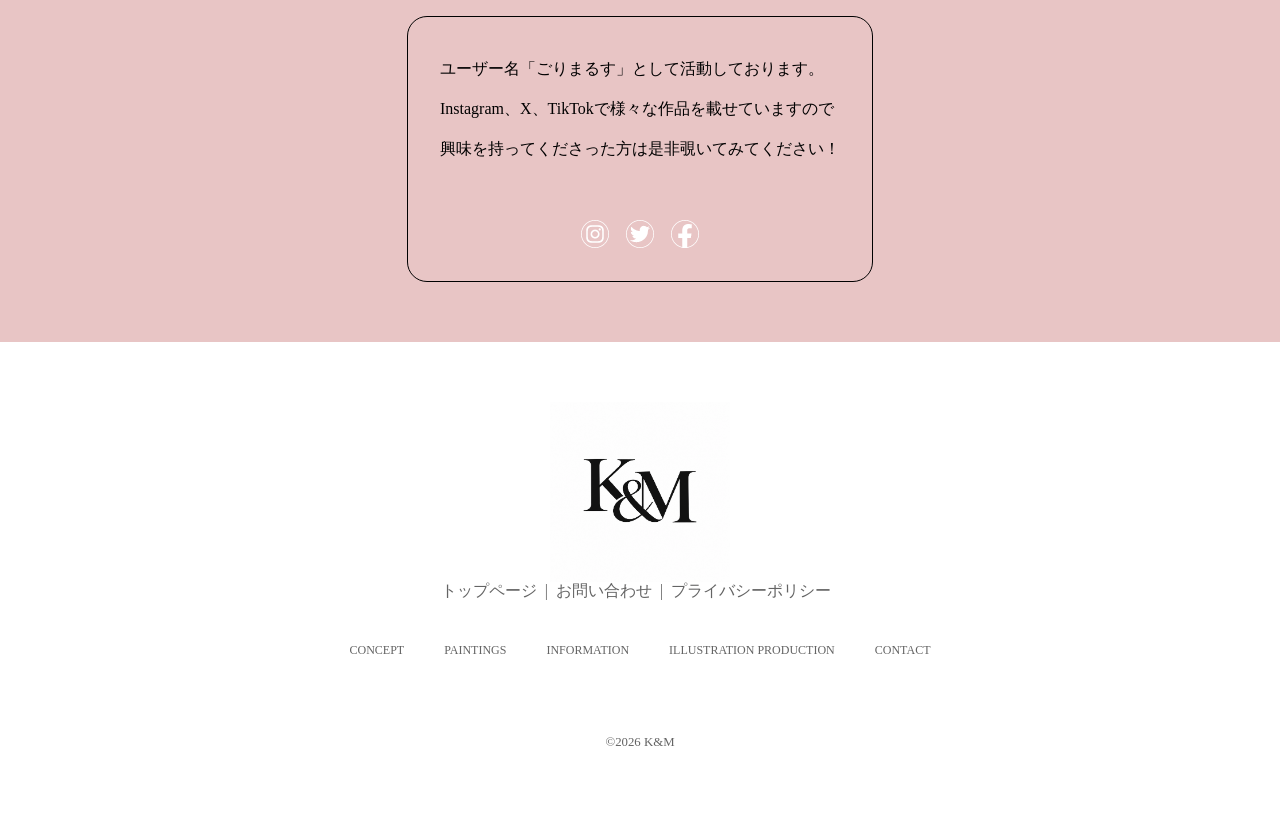
<file: src/paintings.html>
<!DOCTYPE html>
<html lang="ja">
<head>
    <meta charset="UTF-8">
    <title>K&M | Paintings</title>
    <meta name="description" content="イラストレーター「ごりまるす」の作品を是非ご覧ください！また、イラスト制作に役立つ記事もたくさん載せていますので是非参考にしてください！">
    <link rel="stylesheet" href="css/reset.css">
    <link rel="stylesheet" href="css/style.css">

</head>
<body>
    

   <header class="header">
    <h1 class="header-logo">
        <img src="img/logo.png" alt="K&Mのロゴ">
    </h1>
    <nav class="header-nav">
        <ul class="nav-list">
            <li class="nav-item">
                <a href="index.html#concept" class="header-nav-link">CONCEPT</a>
            </li>
            <li class="nav-item">
                <a href="paintings.html" class="header-nav-link">PAINTINGS</a>
            </li>
            <li class="nav-item">
                <a href="info.html" class="header-nav-link">INFORMATION</a>
            </li>
            <li class="nav-item">
                <a href="production.html" class="header-nav-link">ILLUSTRATION PRODUCTION</a>
            </li>
            <li class="nav-item">
                <a href="contact.html" class="header-nav-link">CONTACT</a>
            </li>
        </ul>

    </nav>
     <div class="icon">
        <ul class="icon-list">
            <li class="icon-item">
                <a href="https://www.instagram.com/_tomatama.08?mdxt=cXhld29yd214OHlz" class="icon-link">
                    <img src="img/instagram_icon.png" alt="インスタのロゴ">
                </a>
            </li>
            <li class="icon-item">
                <a href="https://x.com/gorimarusu?s=11" class="icon-link">
                    <img src="img/twitter_icon.png" alt="Xのロゴ">
                </a>
            </li>
            <li class="icon-item">
                <a href="https://www.instagram.com/_tomatama.08?mdxt=cXhld29yd214OHlz" class="icon-link">
                    <img src="img/facebook_icon.png" alt="インスタのロゴ">
                </a>
            </li>
        </ul>
    </div>
</header>

<section class="paintings section-wrap">
    <div class="section-inner">
        <h2 class="section-ttl __paintings">
            All paintings
        </h2>

        <a href="production.html" class="section-btn">イラスト制作についてはこちら</a>

        <div class="paintings-wrap">
            <div class="paintings-item">
                <div class="paintings-img-box">
                    <a href="img/item09.jpg" class="paintings-img">
                        <img src="img/item09.jpg" alt="">
                    </a>
                </div>
                <div class="paintings-content">
                    <p class="paintings-txt">ごりまるすの作品</p>
                </div>
            </div>
            <div class="paintings-item">
                <div class="paintings-img-box">
                    <a href="img/item06.jpg" class="paintings-img">
                        <img src="img/item06.jpg" alt="">
                    </a>
                </div>
                <div class="paintings-content">
                    <p class="paintings-txt">ごりまるすの作品</p>
                </div>
            </div>
            <div class="paintings-item">
                <div class="paintings-img-box">
                    <a href="img/item07.jpg" class="paintings-img">
                        <img src="img/item07.jpg" alt="">
                    </a>
                </div>
                <div class="paintings-content">
                    <p class="paintings-txt">ごりまるすの作品</p>
                </div>
            </div>
            <div class="paintings-item">
                <div class="paintings-img-box">
                    <a href="img/item08.jpg" class="paintings-img">
                        <img src="img/item08.jpg" alt="">
                    </a>
                </div>

                <div class="paintings-content">
                    <p class="paintings-txt">ごりまるすの作品</p>
                </div>
            </div>
            <div class="paintings-item">
                <div class="paintings-img-box">
                    <a href="img/item10.jpg" class="paintings-img">
                        <img src="img/item10.jpg" alt="">
                    </a>
                </div>
                <div class="paintings-content">
                    <p class="paintings-txt">ごりまるすの作品</p>
                </div>
            </div>
            <div class="paintings-item">
                <div class="paintings-img-box">
                    <a href="img/item12.jpg" class="paintings-img">
                        <img src="img/item12.jpg" alt="">
                    </a>
                </div>
                <div class="paintings-content">
                    <p class="paintings-txt">ごりまるすの作品</p>
                </div>
            </div>
            <div class="paintings-item">
                <div class="paintings-img-box">
                    <a href="img/item13.jpg" class="paintings-img">
                        <img src="img/item13.jpg" alt="">
                    </a>
                </div>
                <div class="paintings-content">
                    <p class="paintings-txt">ごりまるすの作品</p>
                </div>
            </div>
            <div class="paintings-item">
                <div class="paintings-img-box">
                    <a href="img/item14.jpg" class="paintings-img">
                        <img src="img/item14.jpg" alt="">
                    </a>
                </div>
                <div class="paintings-content">
                    <p class="paintings-txt">ごりまるすの作品</p>
                </div>
            </div>
            <div class="paintings-item">
                <div class="paintings-img-box">
                    <a href="img/item15.jpg" class="paintings-img">
                        <img src="img/item15.jpg" alt="">
                    </a>
                </div>
                <div class="paintings-content">
                    <p class="paintings-txt">ごりまるすの作品</p>
                </div>
            </div>
            <div class="paintings-item">
                <div class="paintings-img-box">
                    <a href="img/item16.jpg" class="paintings-img">
                        <img src="img/item16.jpg" alt="">
                    </a>
                </div>
                <div class="paintings-content">
                    <p class="paintings-txt">ごりまるすの作品</p>
                </div>
            </div>
            <div class="paintings-item">
                <div class="paintings-img-box">
                    <a href="img/item17.jpg" class="paintings-img">
                        <img src="img/item17.jpg" alt="">
                    </a>
                </div>
                <div class="paintings-content">
                    <p class="paintings-txt">ごりまるすの作品</p>
                </div>
            </div>
            <div class="paintings-item">
                <div class="paintings-img-box">
                    <a href="img/item18.jpg" class="paintings-img">
                        <img src="img/item18.jpg" alt="">
                    </a>
                </div>
                <div class="paintings-content">
                    <p class="paintings-txt">ごりまるすの作品</p>
                </div>
            </div>
            <div class="paintings-item">
                <div class="paintings-img-box">
                    <a href="img/item19.jpg" class="paintings-img">
                        <img src="img/item19.jpg" alt="">
                    </a>
                </div>
                <div class="paintings-content">
                    <p class="paintings-txt">ごりまるすの作品</p>
                </div>
            </div>
            <div class="paintings-item">
                <div class="paintings-img-box">
                    <a href="img/item20.jpg" class="paintings-img">
                        <img src="img/item20.jpg" alt="">
                    </a>
                </div>
                <div class="paintings-content">
                    <p class="paintings-txt">ごりまるすの作品</p>
                </div>
            </div>
            <div class="paintings-item">
                <div class="paintings-img-box">
                    <a href="img/item21.jpg" class="paintings-img">
                        <img src="img/item21.jpg" alt="">
                    </a>
                </div>
                <div class="paintings-content">
                    <p class="paintings-txt">ごりまるすの作品</p>
                </div>
            </div>
            <div class="paintings-item">
                <div class="paintings-img-box">
                    <a href="img/item22.jpg" class="paintings-img">
                        <img src="img/item22.jpg" alt="">
                    </a>
                </div>
                <div class="paintings-content">
                    <p class="paintings-txt">ごりまるすの作品</p>
                </div>
            </div>
            <div class="paintings-item">
                <div class="paintings-img-box">
                    <a href="img/item23.jpg" class="paintings-img">
                        <img src="img/item23.jpg" alt="">
                    </a>
                </div>
                <div class="paintings-content">
                    <p class="paintings-txt">ごりまるすの作品</p>
                </div>
            </div>
            <div class="paintings-item">
                <div class="paintings-img-box">
                    <a href="img/item24.jpg" class="paintings-img">
                        <img src="img/item24.jpg" alt="">
                    </a>
                </div>
                <div class="paintings-content">
                    <p class="paintings-txt">ごりまるすの作品</p>
                </div>
            </div>
            <div class="paintings-item">
                <div class="paintings-img-box">
                    <a href="img/item25.jpg" class="paintings-img">
                        <img src="img/item25.jpg" alt="">
                    </a>
                </div>
                <div class="paintings-content">
                    <p class="paintings-txt">ごりまるすの作品</p>
                </div>
            </div>
            <div class="paintings-item">
                <div class="paintings-img-box">
                    <a href="img/item26.jpg" class="paintings-img">
                        <img src="img/item26.jpg" alt="">
                    </a>
                </div>
                <div class="paintings-content">
                    <p class="paintings-txt">ごりまるすの作品</p>
                </div>
            </div>
            <div class="paintings-item">
                <div class="paintings-img-box">
                    <a href="img/item27.jpg" class="paintings-img">
                        <img src="img/item27.jpg" alt="">
                    </a>
                </div>
                <div class="paintings-content">
                    <p class="paintings-txt">ごりまるすの作品</p>
                </div>
            </div>
           
            
        </div>
    </div>

    <a href="index.html" class="section-btn">ホームに戻る</a>
    
</section>

<main class="main">
 <section class="SNS section-wrap">
        <div class="section-inner">
            <h2 class="section-ttl">SNS</h2>
            <div class="SNS-wrap">
                <div class="SNS-txt">
                    <p class="SNS-mg">
                        ユーザー名「ごりまるす」として活動しております。<br>
                        Instagram、X、TikTokで様々な作品を載せていますので<br>
                        興味を持ってくださった方は是非覗いてみてください！
                    </p>
                <div class="icon">
        <ul class="icon-list">
            <li class="icon-item">
                <a href="https://www.instagram.com/_tomatama.08?mdxt=cXhld29yd214OHlz" class="icon-link">
                    <img src="img/instagram_icon.png" alt="インスタのロゴ">
                </a>
            </li>
            <li class="icon-item">
                <a href="https://x.com/gorimarusu?s=11" class="icon-link">
                    <img src="img/twitter_icon.png" alt="Xのロゴ">
                </a>
            </li>
            <li class="icon-item">
                <a href="https://www.instagram.com/_tomatama.08?mdxt=cXhld29yd214OHlz" class="icon-link">
                    <img src="img/facebook_icon.png" alt="インスタのロゴ">
                </a>
            </li>
        </ul>
    </div>
            </div>
        </div>
    </section>
    
</main>
<footer class="footer">
    <div class="footer-logo">
        <img src="img/logo.png" alt="K&Mの画像">
    </div>
     <div class="footer-nav">
        <a href="index.html" class="footer-nav-item">トップページ</a> |
        <a href="contact.html" class="footer-nav-item">お問い合わせ</a> |
        <a href="privacy.html" class="footer-nav-item">プライバシーポリシー</a>
    </div>
    <ul class="footer-list nav-list">

            <li class="nav-item">
                <a href="index.html#concept" class="footer-nav-link">CONCEPT</a>
            </li>
            <li class="nav-item">
                <a href="paintings.html" class="footer-nav-link">PAINTINGS</a>
            </li>
            <li class="nav-item">
                <a href="info.html" class="footer-nav-link">INFORMATION</a>
            </li>
            <li class="nav-item">
                <a href="production.html" class="footer-nav-link">ILLUSTRATION PRODUCTION</a>
            </li>
            <li class="nav-item">
                <a href="contact.html" class="footer-nav-link">CONTACT</a>
            </li>
    </ul>
    <small class="footer-cr">&copy;2026 K&M</small>
</footer>
</body>
</html>
</file>
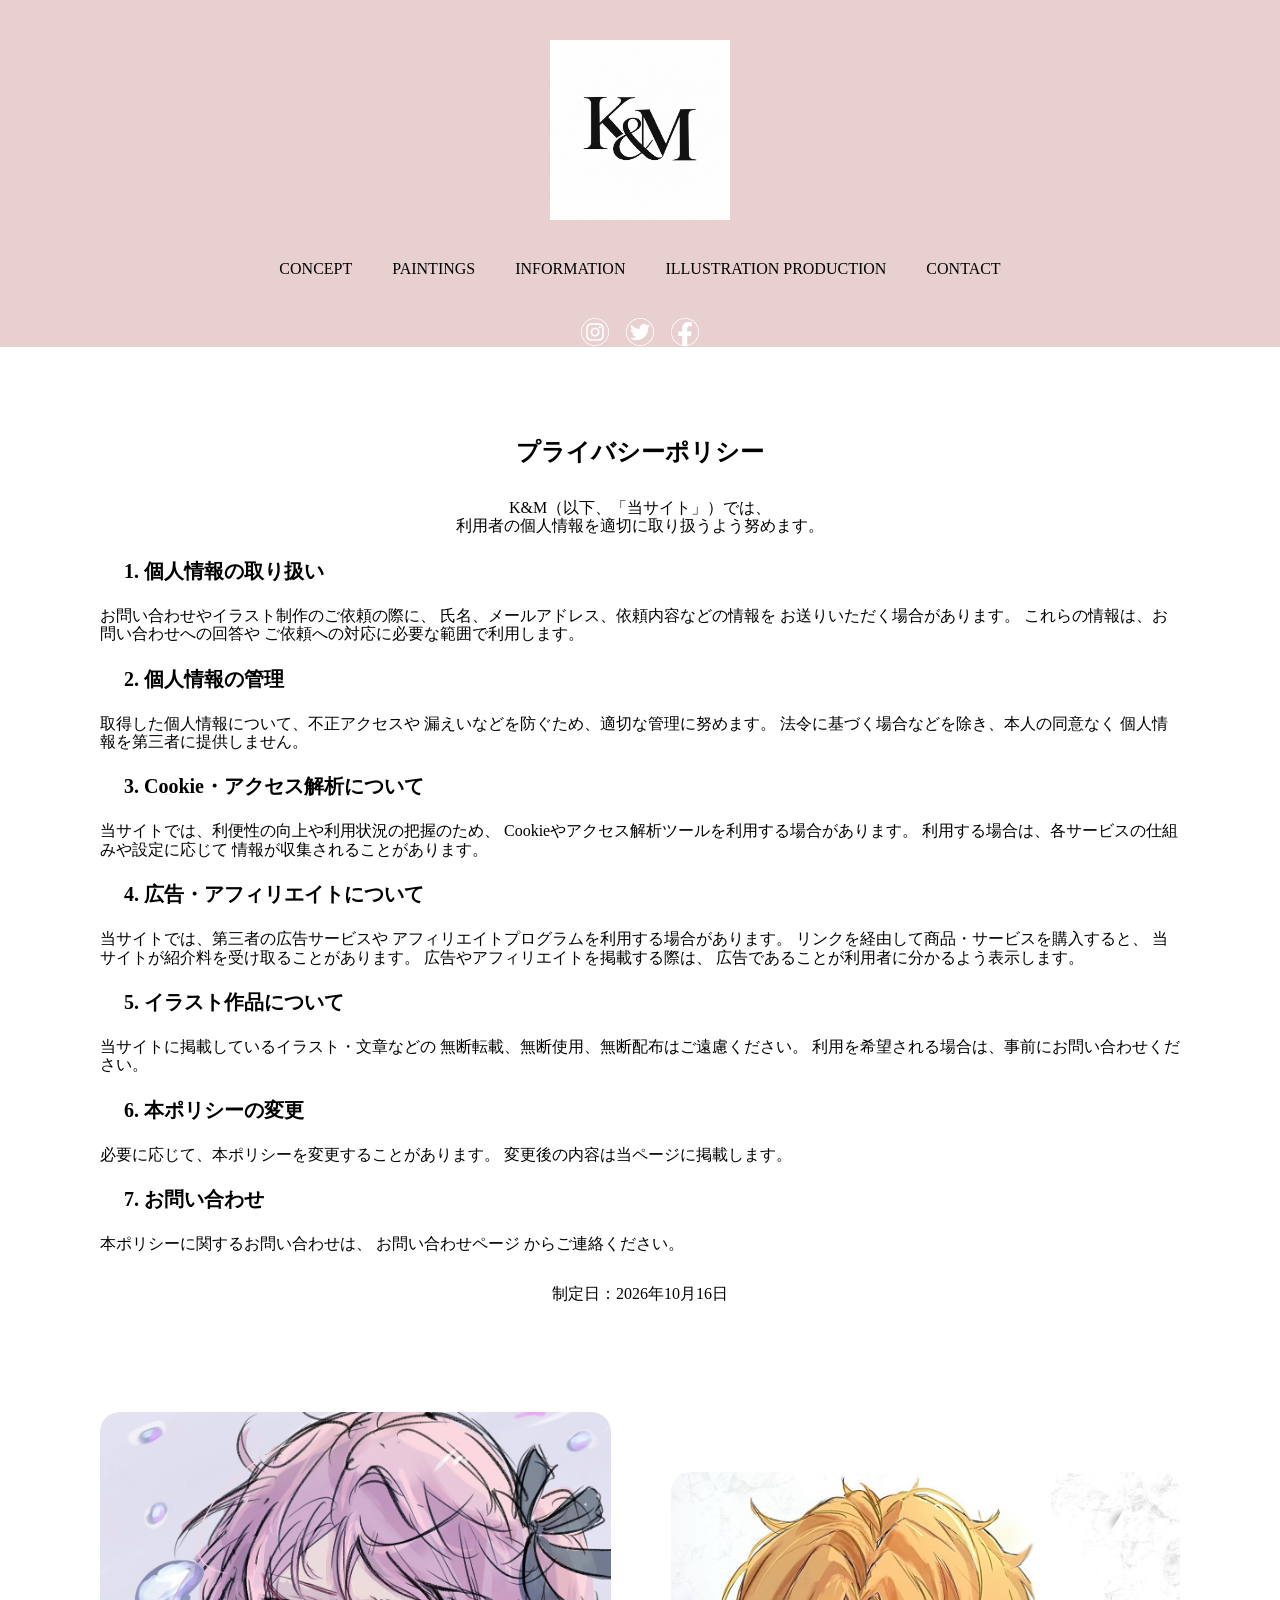
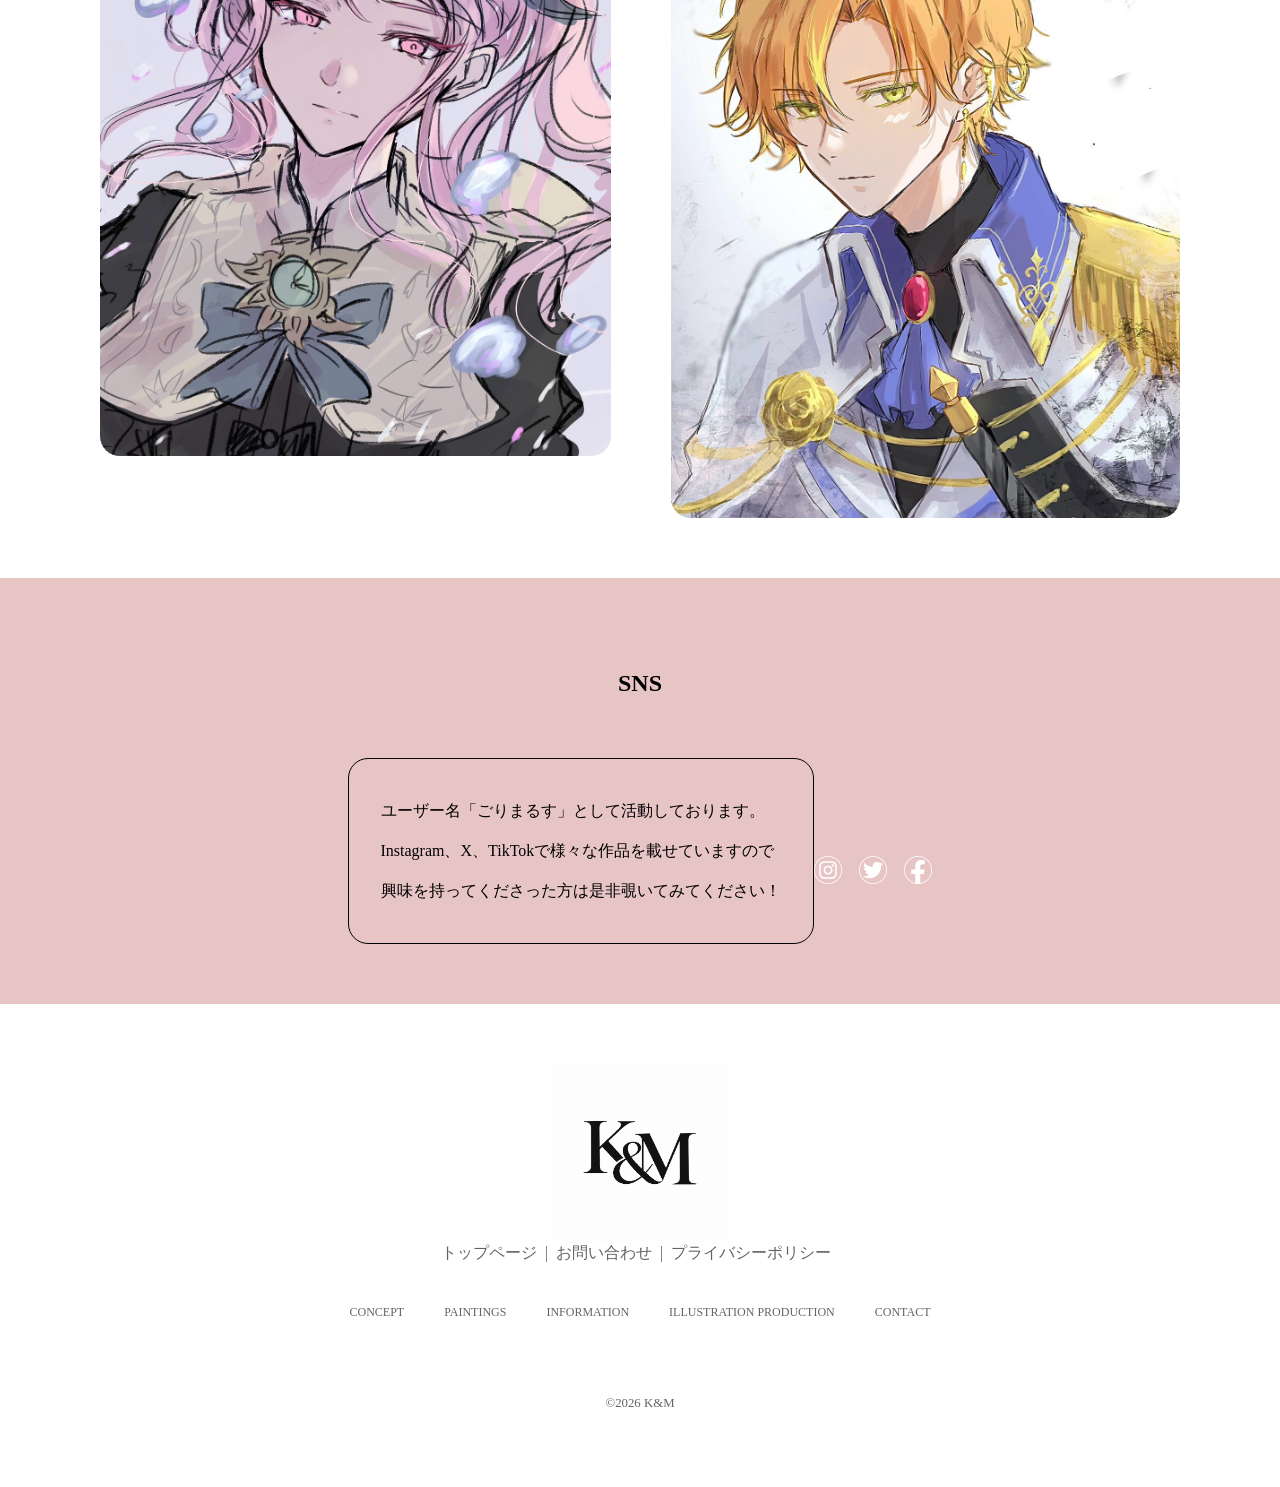
<file: src/privacy.html>
<!DOCTYPE html>
<html lang="ja">
<head>
    <meta charset="UTF-8">
    <title>K&M | privacy</title>
    <meta name="description" content="イラストレーター「ごりまるす」の作品を是非ご覧ください！また、イラスト制作に役立つ記事もたくさん載せていますので是非参考にしてください！">
    <link rel="stylesheet" href="css/reset.css">
    <link rel="stylesheet" href="css/style.css">

</head>
<body>
 <header class="header">
    <h1 class="header-logo">
        <img src="img/logo.png" alt="K&Mのロゴ">
    </h1>
    <nav class="header-nav">
        <ul class="nav-list">
            <li class="nav-item">
                <a href="index.html#concept" class="header-nav-link">CONCEPT</a>
            </li>
            <li class="nav-item">
                <a href="paintings.html" class="header-nav-link">PAINTINGS</a>
            </li>
            <li class="nav-item">
                <a href="info.html" class="header-nav-link">INFORMATION</a>
            </li>
            <li class="nav-item">
                <a href="production.html" class="header-nav-link">ILLUSTRATION PRODUCTION</a>
            </li>
            <li class="nav-item">
                <a href="contact.html" class="header-nav-link">CONTACT</a>
            </li>
        </ul>

    </nav>

    <div class="icon">
        <ul class="icon-list">
            <li class="icon-item">
                <a href="https://www.instagram.com/_tomatama.08?mdxt=cXhld29yd214OHlz" class="icon-link">
                    <img src="img/instagram_icon.png" alt="インスタのロゴ">
                </a>
            </li>
            <li class="icon-item">
                <a href="https://x.com/gorimarusu?s=11" class="icon-link">
                    <img src="img/twitter_icon.png" alt="Xのロゴ">
                </a>
            </li>
            <li class="icon-item">
                <a href="https://www.instagram.com/_tomatama.08?mdxt=cXhld29yd214OHlz" class="icon-link">
                    <img src="img/facebook_icon.png" alt="インスタのロゴ">
                </a>
            </li>
        </ul>
    </div>
</header>
  <main>
    <section class="privacy section-wrap">
        <div class="section-inner">
    <h1 class="section-ttl">プライバシーポリシー</h1>
            <div class="privacy-ttl">
                <p class="privacy-ttl-txt">
                    K&M（以下、「当サイト」）では、<br>
                    利用者の個人情報を適切に取り扱うよう努めます。
                </p>
            </div>

                <div class="privacy-content"></div>
                    <h2 class="privacy-content-ttl">1. 個人情報の取り扱い</h2>
                        <p class="privacy-content-txt">
                            お問い合わせやイラスト制作のご依頼の際に、
                            氏名、メールアドレス、依頼内容などの情報を
                            お送りいただく場合があります。
                            これらの情報は、お問い合わせへの回答や
                            ご依頼への対応に必要な範囲で利用します。
                        </p>
                    <h2 class="privacy-content-ttl">2. 個人情報の管理</h2>
                        <p class="privacy-content-txt">
                                取得した個人情報について、不正アクセスや
                                漏えいなどを防ぐため、適切な管理に努めます。
                                法令に基づく場合などを除き、本人の同意なく
                                個人情報を第三者に提供しません。
                        </p>
                    <h2 class="privacy-content-ttl">3. Cookie・アクセス解析について</h2>
                        <p class="privacy-content-txt">
                            当サイトでは、利便性の向上や利用状況の把握のため、
                            Cookieやアクセス解析ツールを利用する場合があります。
                            利用する場合は、各サービスの仕組みや設定に応じて
                             情報が収集されることがあります。
                        </p>
                    <h2 class="privacy-content-ttl">4. 広告・アフィリエイトについて</h2>
                        <p class="privacy-content-txt">
                            当サイトでは、第三者の広告サービスや
                            アフィリエイトプログラムを利用する場合があります。
                            リンクを経由して商品・サービスを購入すると、
                            当サイトが紹介料を受け取ることがあります。
                            広告やアフィリエイトを掲載する際は、
                            広告であることが利用者に分かるよう表示します。
                        </p>
                    <h2 class="privacy-content-ttl">5. イラスト作品について</h2>
                        <p class="privacy-content-txt">
                            当サイトに掲載しているイラスト・文章などの
                             無断転載、無断使用、無断配布はご遠慮ください。
                            利用を希望される場合は、事前にお問い合わせください。
                        </p>
                    <h2 class="privacy-content-ttl">6. 本ポリシーの変更</h2>
                        <p class="privacy-content-txt">
                            必要に応じて、本ポリシーを変更することがあります。
                            変更後の内容は当ページに掲載します。
                        </p>
                    <h2 class="privacy-content-ttl">7. お問い合わせ</h2>
                        <p class="privacy-content-txt">
                            本ポリシーに関するお問い合わせは、
                            <a href="contact.html">お問い合わせページ</a>
                            からご連絡ください。
                        </p>

    <p class="privacy-content-detail-txt">制定日：2026年10月16日</p>

     <div class="contact-img-wrap">
                    <div class="contact-img-box">
                        <img src="img/item13.jpg" alt="コンセプトイメージ" class="contact-img">
                    </div>
                    <div class="contact-img-box">
                        <img src="img/item16.jpg" alt="コンセプトイメージ" class="contact-img">
                    </div>
                </div>

        </div>

    </section>
  </main>

  <footer>
    <section class="SNS section-wrap">
        <div class="section-inner">
            <h2 class="section-ttl">SNS</h2>
            <div class="SNS-wrap">
                <div class="SNS-txt">
                    <p class="SNS-mg">
                        ユーザー名「ごりまるす」として活動しております。<br>
                        Instagram、X、TikTokで様々な作品を載せていますので<br>
                        興味を持ってくださった方は是非覗いてみてください！
                    </p>
                </div>
                <div class="icon">
        <ul class="icon-list">
            <li class="icon-item">
                <a href="https://www.instagram.com/_tomatama.08?mdxt=cXhld29yd214OHlz" class="icon-link">
                    <img src="img/instagram_icon.png" alt="インスタのロゴ">
                </a>
            </li>
            <li class="icon-item">
                <a href="https://x.com/gorimarusu?s=11" class="icon-link">
                    <img src="img/twitter_icon.png" alt="Xのロゴ">
                </a>
            </li>
            <li class="icon-item">
                <a href="https://www.instagram.com/_tomatama.08?mdxt=cXhld29yd214OHlz" class="icon-link">
                    <img src="img/facebook_icon.png" alt="インスタのロゴ">
                </a>
            </li>
        </ul>
    </div>
            </div>
        </div>
    </section>


</main>

<footer class="footer">
    <div class="footer-logo">
        <img src="img/logo.png" alt="K&Mの画像">
    </div>
   
        
    <div class="footer-nav">
        <a href="index.html" class="footer-nav-item">トップページ</a> |
        <a href="contact.html" class="footer-nav-item">お問い合わせ</a> |
        <a href="privacy.html" class="footer-nav-item">プライバシーポリシー</a>
    </div>
    <ul class="footer-list nav-list">

            <li class="nav-item">
                <a href="index.html#concept" class="footer-nav-link">CONCEPT</a>
            </li>
            <li class="nav-item">
                <a href="paintings.html" class="footer-nav-link">PAINTINGS</a>
            </li>
            <li class="nav-item">
                <a href="info.html" class="footer-nav-link">INFORMATION</a>
            </li>
            <li class="nav-item">
                <a href="production.html" class="footer-nav-link">ILLUSTRATION PRODUCTION</a>
            </li>
            <li class="nav-item">
                <a href="contact.html" class="footer-nav-link">CONTACT</a>
            </li>
    </ul>
    <small class="footer-cr">&copy;2026 K&M</small>

  </footer>
</body>
</html>
</file>
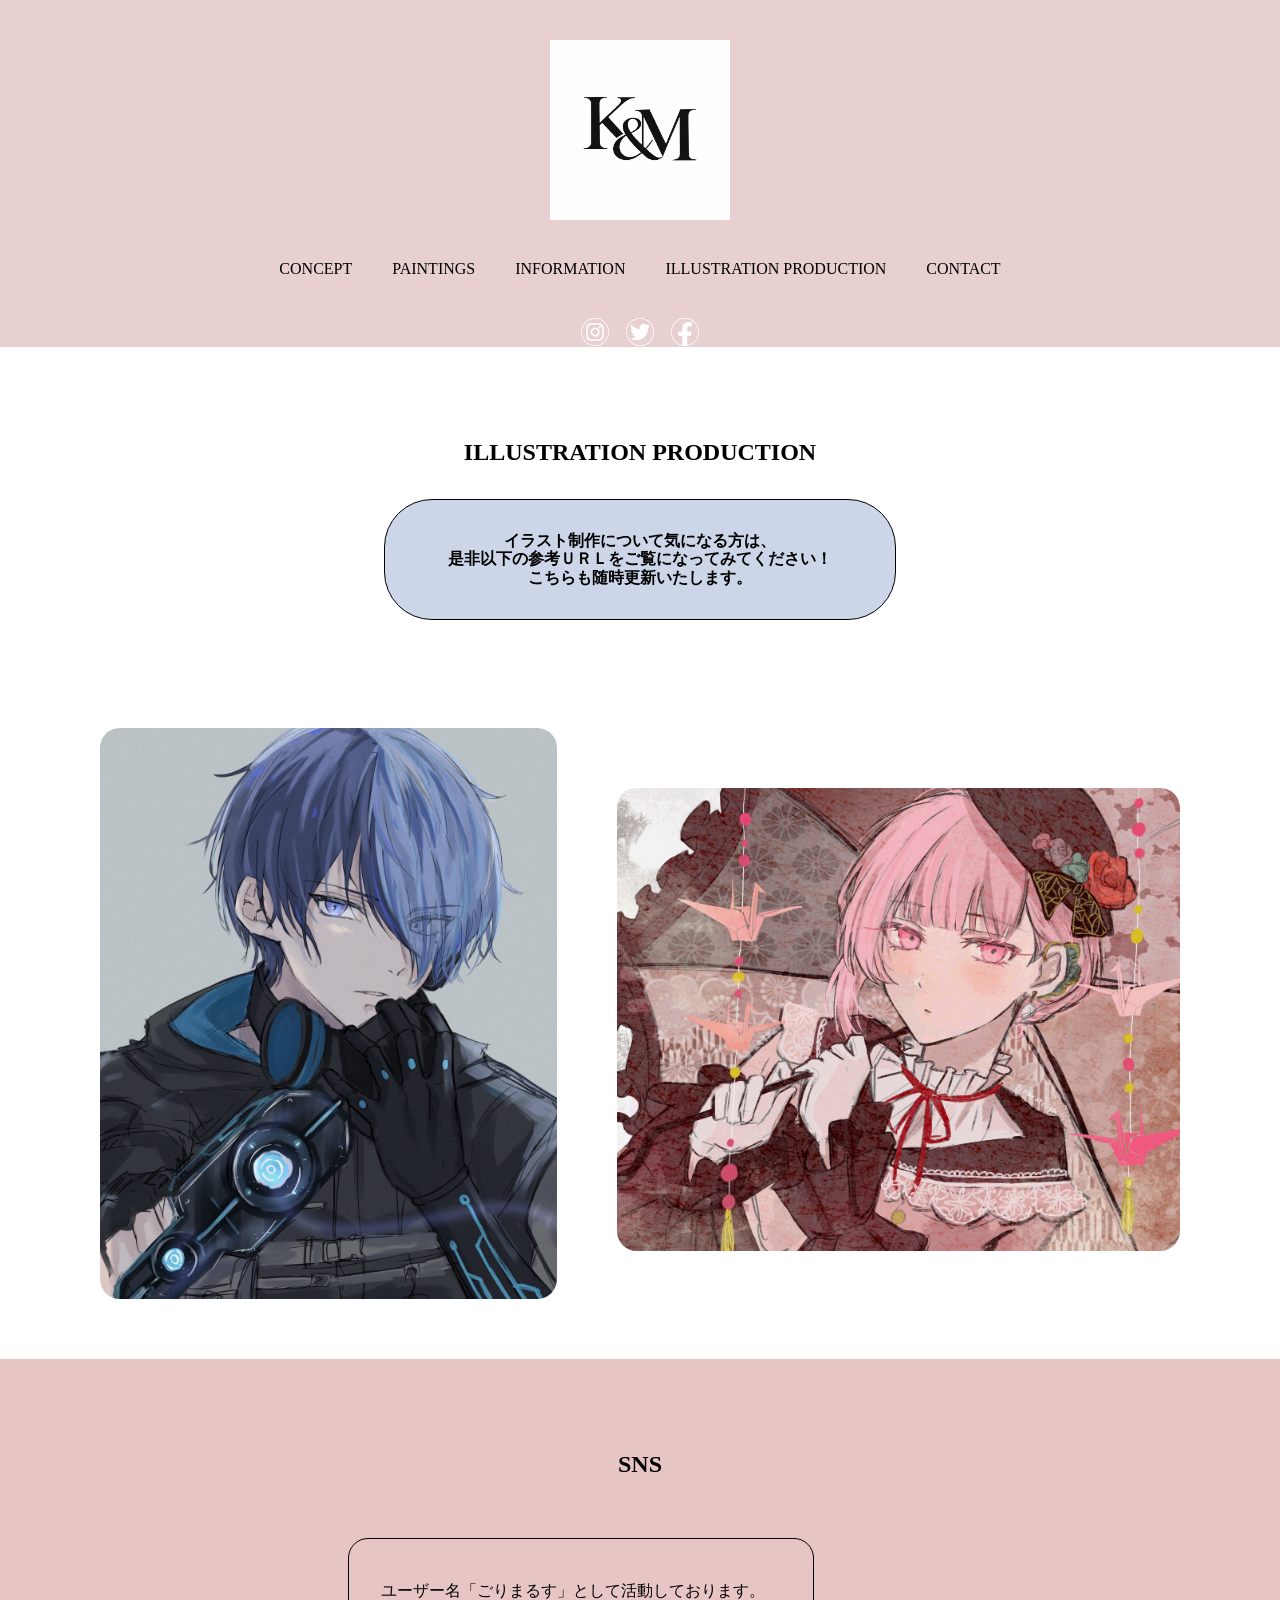
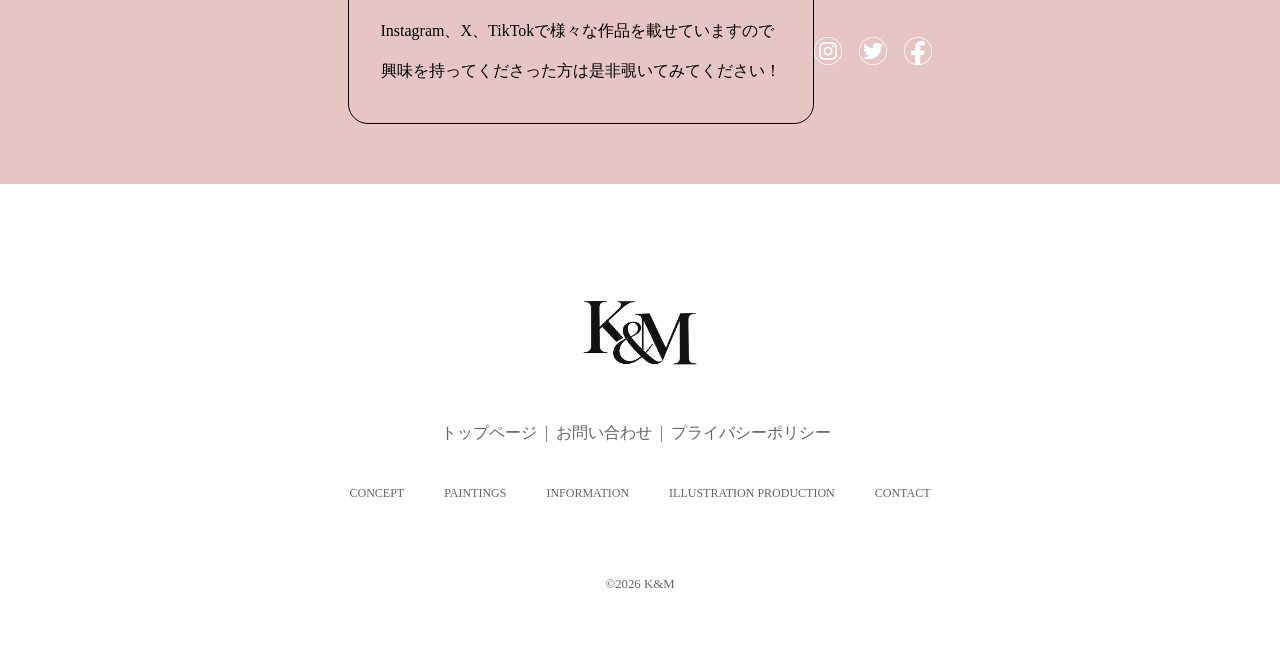
<file: src/production.html>
<!DOCTYPE html>
<html lang="ja">
<head>
    <meta charset="UTF-8">
    <title>K&M | Paintings</title>
    <meta name="description" content="イラストレーター「ごりまるす」の作品を是非ご覧ください！また、イラスト制作に役立つ記事もたくさん載せていますので是非参考にしてください！">
    <link rel="stylesheet" href="css/reset.css">
    <link rel="stylesheet" href="css/style.css">

</head>

<body>
<header class="header">
    <h1 class="header-logo">
        <img src="img/logo.png" alt="K&Mのロゴ">
    </h1>
    <nav class="header-nav">
        <ul class="nav-list">
            <li class="nav-item">
                <a href="index.html#concept" class="header-nav-link">CONCEPT</a>
            </li>
            <li class="nav-item">
                <a href="paintings.html" class="header-nav-link">PAINTINGS</a>
            </li>
            <li class="nav-item">
                <a href="info.html" class="header-nav-link">INFORMATION</a>
            </li>
            <li class="nav-item">
                <a href="production.html" class="header-nav-link">ILLUSTRATION PRODUCTION</a>
            </li>
            <li class="nav-item">
                <a href="contact.html" class="header-nav-link">CONTACT</a>
            </li>
        </ul>

    </nav>

    <div class="icon">
        <ul class="icon-list">
            <li class="icon-item">
                <a href="https://www.instagram.com/_tomatama.08?mdxt=cXhld29yd214OHlz" class="icon-link">
                    <img src="img/instagram_icon.png" alt="インスタのロゴ">
                </a>
            </li>
            <li class="icon-item">
                <a href="https://x.com/gorimarusu?s=11" class="icon-link">
                    <img src="img/twitter_icon.png" alt="Xのロゴ">
                </a>
            </li>
            <li class="icon-item">
                <a href="https://www.instagram.com/_tomatama.08?mdxt=cXhld29yd214OHlz" class="icon-link">
                    <img src="img/facebook_icon.png" alt="インスタのロゴ">
                </a>
            </li>
        </ul>
    </div>
</header>

    <section class="link section-wrap">
        <div class="section-inner">
            <h2 class="section-ttl">
                ILLUSTRATION PRODUCTION
            </h2>

            <div class="link-content">
                <p class="link-txt">
                    イラスト制作について気になる方は、<br>
                    是非以下の参考ＵＲＬをご覧になってみてください！<br>
                    こちらも随時更新いたします。
                </p>
            </div>

            <div class="contact-img-wrap">
                    <div class="contact-img-box">
                        <img src="img/item05.jpg" alt="コンセプトイメージ" class="contact-img">
                    </div>
                    <div class="contact-img-box">
                        <img src="img/item17.jpg" alt="コンセプトイメージ" class="contact-img">
                    </div>
                </div>
            
        </div>
    </section>


    <section class="SNS section-wrap">
        <div class="section-inner">
            <h2 class="section-ttl">SNS</h2>
            <div class="SNS-wrap">
                <div class="SNS-txt">
                    <p class="SNS-mg">
                        ユーザー名「ごりまるす」として活動しております。<br>
                        Instagram、X、TikTokで様々な作品を載せていますので<br>
                        興味を持ってくださった方は是非覗いてみてください！
                    </p>
                </div>
                <div class="icon">
        <ul class="icon-list">
            <li class="icon-item">
                <a href="https://www.instagram.com/_tomatama.08?mdxt=cXhld29yd214OHlz" class="icon-link">
                    <img src="img/instagram_icon.png" alt="インスタのロゴ">
                </a>
            </li>
            <li class="icon-item">
                <a href="https://x.com/gorimarusu?s=11" class="icon-link">
                    <img src="img/twitter_icon.png" alt="Xのロゴ">
                </a>
            </li>
            <li class="icon-item">
                <a href="https://www.instagram.com/_tomatama.08?mdxt=cXhld29yd214OHlz" class="icon-link">
                    <img src="img/facebook_icon.png" alt="インスタのロゴ">
                </a>
            </li>
        </ul>
    </div>
            </div>
        </div>
    </section>
</main>

<footer class="footer">
    <div class="footer-logo">
        <img src="img/logo.png" alt="K&Mの画像">
    </div>
    <div class="footer-nav">
        <a href="index.html" class="footer-nav-item">トップページ</a> |
        <a href="contact.html" class="footer-nav-item">お問い合わせ</a> |
        <a href="privacy.html" class="footer-nav-item">プライバシーポリシー</a>
    </div>
    <ul class="footer-list nav-list">

            <li class="nav-item">
                <a href="index.html#concept" class="footer-nav-link">CONCEPT</a>
            </li>
            <li class="nav-item">
                <a href="paintings.html" class="footer-nav-link">PAINTINGS</a>
            </li>
            <li class="nav-item">
                <a href="info.html" class="footer-nav-link">INFORMATION</a>
            </li>
            <li class="nav-item">
                <a href="production.html" class="footer-nav-link">ILLUSTRATION PRODUCTION</a>
            </li>
            <li class="nav-item">
                <a href="contact.html" class="footer-nav-link">CONTACT</a>
            </li>
    </ul>
    <small class="footer-cr">&copy;2026 K&M</small>
</footer>

</html>
</file>
<file: css/style.css>
@charset "UTF-8";

body{
    font-family: "Noto Sans", serif;
}

.section-wrap{
    padding: 60px 0;
}

.section-inner{
    width: 1080px;
    margin: 0 auto;
}

.section-ttl{
    font-size: 24px;
    font-weight: bold;
    margin: 32px;
    text-align: center;
}

.header-logo{
    width: 180px;
    margin: 0 auto;
}


.header{
    padding-top: 40px;
    background-color: #e8d0d0;
}

.header-nav{
    margin-top: 40px;
}

.nav-list{
    display: flex;
    justify-content: center;
}

.nav-item + .nav-item{
    margin-left: 40px;
}

.header-nav-link:hover{
    border-bottom: #000;
    color: #8797ba;
}

.kv{
    background-color:#8797ba ;
    padding: 60px 0;
}

.kv-img{
    height: 100%;
    object-fit: cover;
}

/* icon */
.icon-list{
    display: flex;
    justify-content: center;
    margin-top: 40px;
    
}

.icon-item + .icon-item{
    margin-left: 16px;
}

.concept{
    color: #646464;
    text-align: center;
}

.concept-copy{
    font-size: 24px;
    font-weight: bold;
    text-align: center;
    margin: 32px;
}

.cocept-txt{
    text-align: center;
    margin-top: 32px;
}

/* paintnigs */
.paintings-wrap{
    display: flex;
    justify-content: space-between;
    flex-wrap: wrap;
    margin-top: 60px;
}

.paintings-item{
    width: 340px;
}

.paintings-item:nth-of-type(n+4){
    margin-top: 60px;
}


.paintins-img-box{
    height: 220px;
}

.paintings-img{
    object-fit: cover;
    border-radius: 10px;
}

.paintings-content{
    margin-top: 16px;
}

.items{
    color: #000;
}

.paintings-txt{
    font-size: 18px;
    font-weight: bold;
}

.items-item{
    display: flex;
    justify-content: space-between;
    align-items: center;
    margin-top: 40px;
}


.items-item:nth-child(even){
    flex-direction: row-reverse;
}

.item-img{
    max-width: 512px;
    width: 48%;

}

.items-content{
    max-width: 520px;
    width: 48%;
}

.items-ttl{
    font-size: 20px;
    font-weight: bold;
    margin: 30px 30px;
}

.items-price{
    font-weight: bold;
    margin: 30px 30px;
}

.items-txt{
    margin: 30px 30px;
}

.items-btn{
    font-family: "Noto Sans JP", sans-serif;
    display: block;
    border: 1px solid #ccc;
    width: 160px;
    line-height: 40px;
    text-align: center;
    border-radius: 20px;
    margin: 30px 30px;
}

.items-btn:hover{
    background-color: #000;
    color: #fff;

}

.section-btn{
    font-family: "Noto Sans JP", sans-serif;
    display: block;
    border: 1px solid #ccc;
    width: 320px;
    line-height: 40px;
    text-align: center;
    margin: 0 auto;
    border-radius: 20px;
    margin-top: 30px;
}

.section-btn:hover{
    background-color: #000;
    color: #fff;
}

.info-btn{
    font-family: "Noto Sans JP", sans-serif;
    display: block;
    justify-content: center;
    border: 1px solid #ccc;
    width: 320px;
    line-height: 40px;
    text-align: center;
    margin: 0 auto;
    border-radius: 20px;
    margin-top: 30px;
}

.info-btn:hover{
    background-color: #000;
    color: #fff;
    border-bottom: #000;
}

.info-txt:hover{
    border-bottom: #000;
    color: #9d9a9a;
}

/* info */
.info-list{
    margin-top: 60px;
}

.info-item{
    border-bottom: 1px solid #bcbcbc;
}

.info-item + .info-item{
    margin-top: 40px;
}

.info-tag{
    font-size: 12px;
    margin-left: 24px;
    padding: 4px 8px;
}

.info-tag.__orange{
    border: 1px solid #ff9f51;
    color: #ff9f51;
}

.info-tag.__red{
    border: 1px solid #ba0000;
    color: #ba0000;
}

.info-txt{
    margin-top: 16px;
    padding: 16px;
}

.info-detail-content {
    margin-top: 32px;
    text-align: center;
    font-size: 16px;
    font-weight: bold;
}

/* contact */
.contact-wrap {
    text-align: center;
    
}

.contact-txt {
    margin-top: 8px;
    text-align: center;
    border:1px solid #000;
    border-radius: 40px ;
    width: 512px;
    margin: 0 auto;
    padding: 32px;
}

.content-ttl {
    font-weight: bold;
    margin-top: 64px;
    margin-bottom: 32px;
    
}

.contact-content {
    margin-top: 32px;
    margin-bottom: 32px;
}

.contact-content-list {
    border: 1px solid #000;
    width: 300px;
    border-radius: 20px;
    padding: 16px;
    margin: 0 auto;
}

.contact-mail {
    margin-top: 32px;
    border: 1px solid #000;
    width: 300px;
    border-radius: 20px;
    padding: 16px;
    text-align: center;
    margin: 0 auto;
}

.contact-mail-link:hover {
    border-bottom: #2684db;
    color: #a1abc2;
}

.contact-img-wrap {
    margin-top: 108px;
    display: flex;
    justify-content: center;
}

.contact-img{
    border-radius: 20px;
    object-fit: cover;
}

.contact-img-box:nth-child(2){
    margin: 60px 0 0 60px;
}


.SNS{
    background-color: #e8c5c5;
}

.SNS-wrap{
    display: flex;
    justify-content: center;
    align-items: center;
    margin-top: 60px;
}

.SNS-content{
    max-width: 512px;
    width: 48%;
}

.SNS-table{
    width: 100%;
}

.SNS-row{
    border-bottom: 1px solid #000;
    
}

.SNS-head .SNS-data{
    padding: 60px 0;
}

.SNS-txt{
    border: 1px solid #000;
    line-height: 40px;
    border-radius: 20px;
    padding: 32px;
}

.SNS-data{
     padding: 0 20px 0 20px;
     padding-top: 8px;
}

.footer{
    padding: 60px;
    color: #646464;
}

.footer-logo{
    width: 180px;
    margin: 0 auto;
}

.footer-list{
    margin-top: 40px;
}

.footer-cr{
    display: block;
    text-align: center;
    padding: 16px 0;
    margin-top: 60px;
}

.footer-nav{
    display: flex;
    justify-content: center;
}

.footer-nav-item{
    margin-right: 8px;
}

.footer-nav-item + .footer-nav-item{
    margin-left: 8px;
}

.footer-nav-item:hover{
    background-color: #000;
    color: #99a3b9;
}

.footer-nav-link {
    font-size: 12px;
}

.footer-nav-link:hover {
    background-color: #000;
    color: #8797ba;
}

/* link */
.link-content {
    margin-top: 64px;
    text-align: center;
    border: 1px solid #000;
    border-radius: 48px;
    width: 512px;
    padding: 32px;
    margin: 0 auto;
    background-color: #cdd6e8;
}

.link-txt {
    font-weight: bold;
}

/* privacy */
.privacy-content-ttl {
    font-size: 20px;
    font-weight: bold;
    margin: 24px;
    
}

.privacy-ttl-txt {
    text-align: center;
}

.privacy-content-detail-txt {
    text-align: center;
    margin-top: 32px;
}
</file>
<file: src/css/style.css>
@charset "UTF-8";

body{
    font-family: "Noto Sans", serif;
}

.section-wrap{
    padding: 60px 0;
}

.section-inner{
    width: 1080px;
    margin: 0 auto;
}

.section-ttl{
    font-size: 24px;
    font-weight: bold;
    margin: 32px;
    text-align: center;
}

.header-logo{
    width: 180px;
    margin: 0 auto;
}


.header{
    padding-top: 40px;
    background-color: #e8d0d0;
}

.header-nav{
    margin-top: 40px;
}

.nav-list{
    display: flex;
    justify-content: center;
}

.nav-item + .nav-item{
    margin-left: 40px;
}

.header-nav-link:hover{
    border-bottom: #000;
    color: #8797ba;
}

.kv{
    background-color:#8797ba ;
    padding: 60px 0;
}

.kv-img{
    height: 100%;
    object-fit: cover;
}

/* icon */
.icon-list{
    display: flex;
    justify-content: center;
    margin-top: 40px;
    
}

.icon-item + .icon-item{
    margin-left: 16px;
}

.concept{
    color: #646464;
    text-align: center;
}

.concept-copy{
    font-size: 24px;
    font-weight: bold;
    text-align: center;
    margin: 32px;
}

.cocept-txt{
    text-align: center;
    margin-top: 32px;
}

/* paintnigs */
.paintings-wrap{
    display: flex;
    justify-content: space-between;
    flex-wrap: wrap;
    margin-top: 60px;
}

.paintings-item{
    width: 340px;
}

.paintings-item:nth-of-type(n+4){
    margin-top: 60px;
}


.paintins-img-box{
    height: 220px;
}

.paintings-img{
    object-fit: cover;
    border-radius: 10px;
}

.paintings-content{
    margin-top: 16px;
}

.items{
    color: #000;
}

.paintings-txt{
    font-size: 18px;
    font-weight: bold;
}

.items-item{
    display: flex;
    justify-content: space-between;
    align-items: center;
    margin-top: 40px;
}


.items-item:nth-child(even){
    flex-direction: row-reverse;
}

.item-img{
    max-width: 512px;
    width: 48%;

}

.items-content{
    max-width: 520px;
    width: 48%;
}

.items-ttl{
    font-size: 20px;
    font-weight: bold;
    margin: 30px 30px;
}

.items-price{
    font-weight: bold;
    margin: 30px 30px;
}

.items-txt{
    margin: 30px 30px;
}

.items-btn{
    font-family: "Noto Sans JP", sans-serif;
    display: block;
    border: 1px solid #ccc;
    width: 160px;
    line-height: 40px;
    text-align: center;
    border-radius: 20px;
    margin: 30px 30px;
}

.items-btn:hover{
    background-color: #000;
    color: #fff;

}

.section-btn{
    font-family: "Noto Sans JP", sans-serif;
    display: block;
    border: 1px solid #ccc;
    width: 320px;
    line-height: 40px;
    text-align: center;
    margin: 0 auto;
    border-radius: 20px;
    margin-top: 30px;
}

.section-btn:hover{
    background-color: #000;
    color: #fff;
}

.info-btn{
    font-family: "Noto Sans JP", sans-serif;
    display: block;
    justify-content: center;
    border: 1px solid #ccc;
    width: 320px;
    line-height: 40px;
    text-align: center;
    margin: 0 auto;
    border-radius: 20px;
    margin-top: 30px;
}

.info-btn:hover{
    background-color: #000;
    color: #fff;
    border-bottom: #000;
}

.info-txt:hover{
    border-bottom: #000;
    color: #9d9a9a;
}

/* info */
.info-list{
    margin-top: 60px;
}

.info-item{
    border-bottom: 1px solid #bcbcbc;
}

.info-item + .info-item{
    margin-top: 40px;
}

.info-tag{
    font-size: 12px;
    margin-left: 24px;
    padding: 4px 8px;
}

.info-tag.__orange{
    border: 1px solid #ff9f51;
    color: #ff9f51;
}

.info-tag.__red{
    border: 1px solid #ba0000;
    color: #ba0000;
}

.info-txt{
    margin-top: 16px;
    padding: 16px;
}

.info-detail-content {
    margin-top: 32px;
    text-align: center;
    font-size: 16px;
    font-weight: bold;
}

/* contact */
.contact-wrap {
    text-align: center;
    
}

.contact-txt {
    margin-top: 8px;
    text-align: center;
    border:1px solid #000;
    border-radius: 40px ;
    width: 512px;
    margin: 0 auto;
    padding: 32px;
}

.content-ttl {
    font-weight: bold;
    margin-top: 64px;
    margin-bottom: 32px;
    
}

.contact-content {
    margin-top: 32px;
    margin-bottom: 32px;
}

.contact-content-list {
    border: 1px solid #000;
    width: 300px;
    border-radius: 20px;
    padding: 16px;
    margin: 0 auto;
}

.contact-mail {
    margin-top: 32px;
    border: 1px solid #000;
    width: 300px;
    border-radius: 20px;
    padding: 16px;
    text-align: center;
    margin: 0 auto;
}

.contact-mail-link:hover {
    border-bottom: #2684db;
    color: #a1abc2;
}

.contact-img-wrap {
    margin-top: 108px;
    display: flex;
    justify-content: center;
}

.contact-img{
    border-radius: 20px;
    object-fit: cover;
}

.contact-img-box:nth-child(2){
    margin: 60px 0 0 60px;
}


.SNS{
    background-color: #e8c5c5;
}

.SNS-wrap{
    display: flex;
    justify-content: center;
    align-items: center;
    margin-top: 60px;
}

.SNS-content{
    max-width: 512px;
    width: 48%;
}

.SNS-table{
    width: 100%;
}

.SNS-row{
    border-bottom: 1px solid #000;
    
}

.SNS-head .SNS-data{
    padding: 60px 0;
}

.SNS-txt{
    border: 1px solid #000;
    line-height: 40px;
    border-radius: 20px;
    padding: 32px;
}

.SNS-data{
     padding: 0 20px 0 20px;
     padding-top: 8px;
}

.footer{
    padding: 60px;
    color: #646464;
}

.footer-logo{
    width: 180px;
    margin: 0 auto;
}

.footer-list{
    margin-top: 40px;
}

.footer-cr{
    display: block;
    text-align: center;
    padding: 16px 0;
    margin-top: 60px;
}

.footer-nav{
    display: flex;
    justify-content: center;
}

.footer-nav-item{
    margin-right: 8px;
}

.footer-nav-item + .footer-nav-item{
    margin-left: 8px;
}

.footer-nav-item:hover{
    background-color: #000;
    color: #99a3b9;
}

.footer-nav-link {
    font-size: 12px;
}

.footer-nav-link:hover {
    background-color: #000;
    color: #8797ba;
}

/* link */
.link-content {
    margin-top: 64px;
    text-align: center;
    border: 1px solid #000;
    border-radius: 48px;
    width: 512px;
    padding: 32px;
    margin: 0 auto;
    background-color: #cdd6e8;
}

.link-txt {
    font-weight: bold;
}

/* privacy */
.privacy-content-ttl {
    font-size: 20px;
    font-weight: bold;
    margin: 24px;
    
}

.privacy-ttl-txt {
    text-align: center;
}

.privacy-content-detail-txt {
    text-align: center;
    margin-top: 32px;
}
</file>
